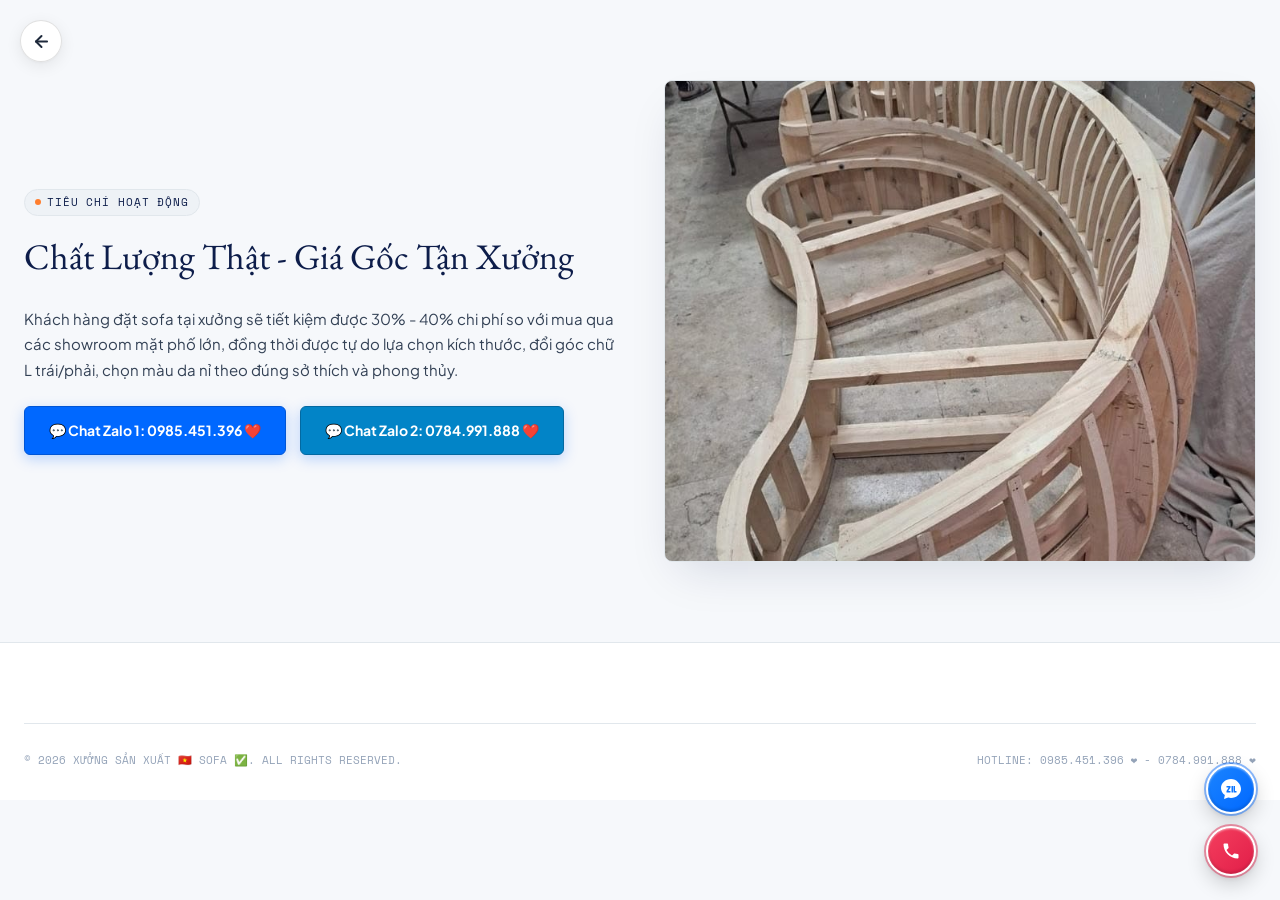
<file: about.html>
<!DOCTYPE html>
<html lang="vi">
<head>
  <meta charset="UTF-8">
  <meta name="viewport" content="width=device-width, initial-scale=1.0">
  <title>Về Xưởng | XƯỞNG SẢN XUẤT 🇻🇳 SOFA ✅ (0985.451.396 - 0784.991.888)</title>
  <meta name="description" content="Giới thiệu XƯỞNG SẢN XUẤT 🇻🇳 SOFA ✅. Chuyên may đo sofa xuất khẩu, giá tận xưởng. Hotline/Zalo: 0985.451.396 - 0784.991.888.">
  <link rel="stylesheet" href="assets/css/style.css?v=1793109019">
  <link rel="preconnect" href="https://fonts.googleapis.com">
  <link rel="preconnect" href="https://fonts.gstatic.com" crossorigin>
</head>
<body>
    <!-- Dấu Thoát Ra Ngoài Trang (Chỉ Biểu Tượng Gọn Gàng) -->
    <!-- Dấu Thoát Ra Ngoài Trang (Chỉ Biểu Tượng Gọn Gàng) -->
  <div class="page-exit-wrapper">
    <a href="index.html" class="page-exit-btn" onclick="handlePageExit(event)" title="Thoát ra ngoài">
      <svg width="19" height="19" viewBox="0 0 24 24" fill="none" stroke="currentColor" stroke-width="2.5" stroke-linecap="round" stroke-linejoin="round">
        <line x1="19" y1="12" x2="5" y2="12"></line>
        <polyline points="12 19 5 12 12 5"></polyline>
      </svg>
    </a>
  </div>

  <!-- Story Grid -->
  <section style="max-width: 1360px; margin: 80px auto; padding: 0 24px;">
    <div style="display: grid; grid-template-columns: 1fr 1fr; gap: 48px; align-items: center;">
      <div>
        <div class="label-pill" style="margin-bottom: 12px;">
          <span class="dot"></span>
          <span>TIÊU CHÍ HOẠT ĐỘNG</span>
        </div>
        <h2 style="font-family: var(--font-serif); font-size: 36px; color: var(--text-main); font-weight: 400; margin-bottom: 20px;">
          Chất Lượng Thật - Giá Gốc Tận Xưởng
        </h2>
        <p style="color: var(--text-body); font-size: 15px; line-height: 1.7; margin-bottom: 16px;">
          Khách hàng đặt sofa tại xưởng sẽ tiết kiệm được 30% - 40% chi phí so với mua qua các showroom mặt phố lớn, đồng thời được tự do lựa chọn kích thước, đổi góc chữ L trái/phải, chọn màu da nỉ theo đúng sở thích và phong thủy.
        </p>
        <div style="display: flex; gap: 14px; margin-top: 24px;">
          <a href="https://zalo.me/0985451396" target="_blank" class="btn-zalo-cta" style="padding: 12px 24px; font-size: 14px;">
            💬 Chat Zalo 1: 0985.451.396 ❤️
          </a>
          <a href="https://zalo.me/0784991888" target="_blank" class="btn-zalo-cta" style="padding: 12px 24px; font-size: 14px; background: #0284c7 !important; border-color: #0369a1 !important;">
            💬 Chat Zalo 2: 0784.991.888 ❤️
          </a>
        </div>
      </div>

      <div style="border-radius: 8px; overflow: hidden; border: 1px solid var(--border-light); box-shadow: var(--shadow-pop);">
        <img src="assets/images/khung-go-sofa-thuc-te.jpg" alt="Khung sườn sofa đóng mộc thực tế tại xưởng" style="object-fit: cover; width: 100%; max-height: 480px;">
      </div>
    </div>
  </section>

  <!-- Footer -->
  <footer class="ankar-footer">
    <div class="footer-container">
      <div class="footer-bottom-bar">
        <div>© 2026 XƯỞNG SẢN XUẤT 🇻🇳 SOFA ✅. ALL RIGHTS RESERVED.</div>
        <div>HOTLINE: 0985.451.396 ❤️ - 0784.991.888 ❤️</div>
      </div>
    </div>
  </footer>

  <!-- Floating Contact Corner (Chỉ 2 Icon Tròn Nổi 3D Tinh Gọn, Không Che Chữ) -->
  <div class="floating-contact-corner" id="floatingContactCorner">
    <a href="https://zalo.me/0985451396" target="_blank" rel="noopener noreferrer" class="floating-fab-item fab-zalo" title="Tư Vấn Zalo: 0985.451.396 ❤️">
      <div class="fab-icon-btn">
        <span class="fab-radar"></span>
        <svg width="24" height="24" viewBox="0 0 24 24" fill="currentColor">
          <path d="M12 2C6.48 2 2 6.03 2 11c0 2.87 1.5 5.43 3.84 7.03L5 22l4.24-1.41C10.15 20.84 11.06 21 12 21c5.52 0 10-4.03 10-9s-4.48-10-10-10zm-1.5 13.5h-3V14l2.16-3.5H7.5V9h4v1.5L9.34 14h2.16v1.5zm3.5 0h-1.5V9H14v6.5zm3.5 0h-3V9h1.5v5h1.5v1.5z"/>
        </svg>
      </div>
    </a>
    <a href="tel:0784991888" class="floating-fab-item fab-hotline" title="Gọi Hotline: 0784.991.888 ❤️">
      <div class="fab-icon-btn">
        <span class="fab-radar"></span>
        <svg width="20" height="20" viewBox="0 0 24 24" fill="currentColor">
          <path d="M6.62 10.79a15.053 15.053 0 006.59 6.59l2.2-2.2c.27-.27.67-.36 1.02-.24 1.12.37 2.33.57 3.57.57.55 0 1 .45 1 1V20c0 .55-.45 1-1 1-9.39 0-17-7.61-17-17 0-.55.45-1 1-1h3.5c.55 0 1 .45 1 1 0 1.25.2 2.45.57 3.57.11.35.03.74-.25 1.02l-2.2 2.2z"/>
        </svg>
      </div>
    </a>
  </div>

  <script src="assets/js/main.js?v=1793109019"></script>
</body>
</html>
</file>
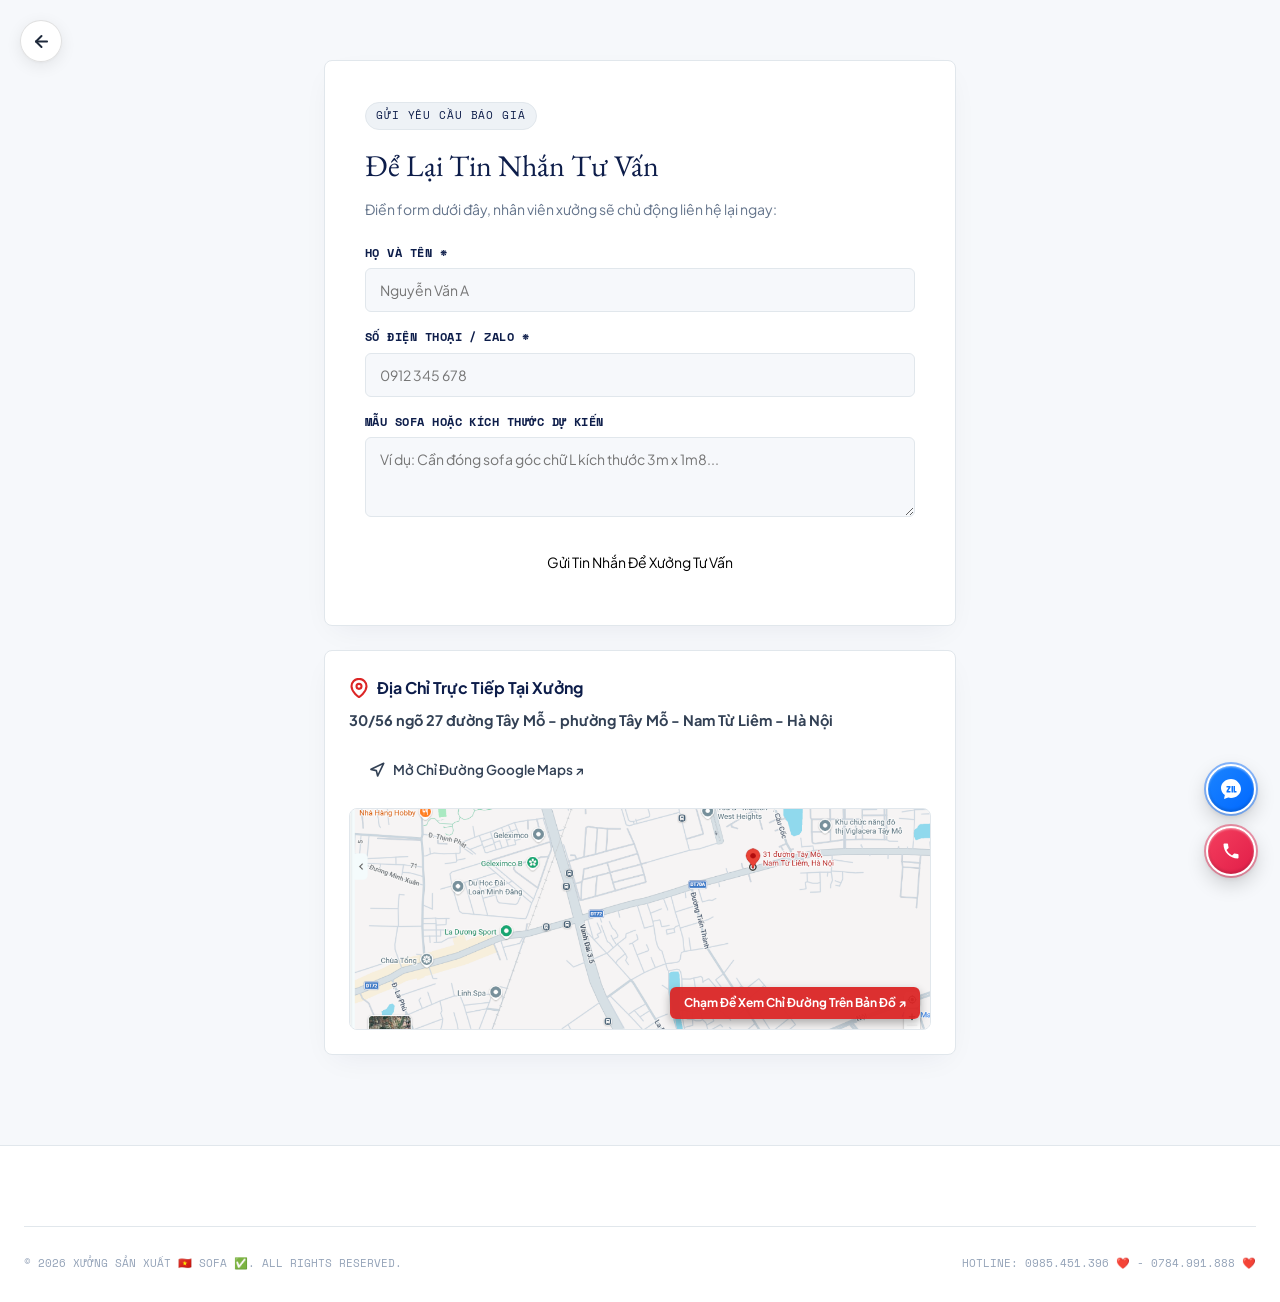
<file: contact.html>
<!DOCTYPE html>
<html lang="vi">
<head>
  <meta charset="UTF-8">
  <meta name="viewport" content="width=device-width, initial-scale=1.0">
  <title>Liên Hệ Xưởng | XƯỞNG SẢN XUẤT 🇻🇳 SOFA ✅ (0985.451.396 - 0784.991.888)</title>
  <meta name="description" content="Liên hệ XƯỞNG SẢN XUẤT 🇻🇳 SOFA ✅. Hotline/Zalo: 0985.451.396 - 0784.991.888. Tư vấn và khảo sát may đo tận nơi.">
  <link rel="stylesheet" href="assets/css/style.css?v=1793109019">
  <link rel="preconnect" href="https://fonts.googleapis.com">
  <link rel="preconnect" href="https://fonts.gstatic.com" crossorigin>
</head>
<body>
    <!-- Dấu Thoát Ra Ngoài Trang (Chỉ Biểu Tượng Gọn Gàng) -->
  <div class="page-exit-wrapper">
    <a href="index.html" class="page-exit-btn" onclick="handlePageExit(event)" title="Thoát ra ngoài">
      <svg width="19" height="19" viewBox="0 0 24 24" fill="none" stroke="currentColor" stroke-width="2.5" stroke-linecap="round" stroke-linejoin="round">
        <line x1="19" y1="12" x2="5" y2="12"></line>
        <polyline points="12 19 5 12 12 5"></polyline>
      </svg>
    </a>
  </div>

  <!-- Contact Grid -->
  <section style="max-width: 680px; margin: 60px auto 90px; padding: 0 24px;">
    <!-- Quick Message Form -->
    <div style="background: #ffffff; border: 1px solid var(--border-light); border-radius: 8px; padding: 40px; box-shadow: var(--shadow-card);">
      <div class="label-pill" style="margin-bottom: 12px;">GỬI YÊU CẦU BÁO GIÁ</div>
      <h2 style="font-family: var(--font-serif); font-size: 30px; color: var(--text-main); font-weight: 400; margin-bottom: 8px;">
        Để Lại Tin Nhắn Tư Vấn
      </h2>
      <p style="font-size: 14px; color: var(--text-muted); margin-bottom: 24px;">
        Điền form dưới đây, nhân viên xưởng sẽ chủ động liên hệ lại ngay:
      </p>

      <form id="contactPageForm" style="display: flex; flex-direction: column; gap: 16px;">
        <div class="form-group">
          <label>Họ và tên *</label>
          <input type="text" id="cpName" class="form-control" placeholder="Nguyễn Văn A" required>
        </div>
        <div class="form-group">
          <label>Số điện thoại / Zalo *</label>
          <input type="tel" id="cpPhone" class="form-control" placeholder="0912 345 678" required>
        </div>
        <div class="form-group">
          <label>Mẫu sofa hoặc kích thước dự kiến</label>
          <textarea id="cpMsg" class="form-control" rows="3" placeholder="Ví dụ: Cần đóng sofa góc chữ L kích thước 3m x 1m8..."></textarea>
        </div>
        <button type="submit" class="btn-ankar-primary" style="justify-content: center; padding: 14px; font-size: 14px; margin-top: 6px;">
          Gửi Tin Nhắn Để Xưởng Tư Vấn
        </button>
      </form>
    </div>

    <!-- Address Card with Google Maps -->
    <div style="margin-top: 24px; padding: 24px; background: #ffffff; border: 1px solid var(--border-light); border-radius: 8px; box-shadow: var(--shadow-card);">
      <h3 style="font-size: 16px; font-weight: 700; color: var(--text-main); margin-bottom: 8px; display: flex; align-items: center; gap: 8px;">
        <svg width="20" height="20" viewBox="0 0 24 24" fill="none" stroke="#dc2626" stroke-width="2.5" stroke-linecap="round" stroke-linejoin="round">
          <path d="M21 10c0 7-9 13-9 13s-9-6-9-13a9 9 0 0 1 18 0z"></path>
          <circle cx="12" cy="10" r="3"></circle>
        </svg>
        Địa Chỉ Trực Tiếp Tại Xưởng
      </h3>
      <p style="font-size: 14.5px; color: var(--text-body); margin-bottom: 16px; line-height: 1.6;">
        <strong>30/56 ngõ 27 đường Tây Mỗ - phường Tây Mỗ - Nam Từ Liêm - Hà Nội</strong>
      </p>
      <a href="https://www.google.com/maps/search/?api=1&query=30%2F56+ng%C3%B5+27+%C4%91%C6%B0%E1%BB%9Dng+T%C3%A2y+M%E1%BB%97%2C+T%C3%A2y+M%E1%BB%97%2C+Nam+T%E1%BB%AB+Li%C3%AAm%2C+H%C3%A0+N%E1%BB%99i" target="_blank" rel="noopener noreferrer" class="btn-ankar-secondary" style="display: inline-flex; align-items: center; gap: 8px; padding: 11px 20px; font-size: 13.5px; font-weight: 600; text-decoration: none; border-radius: 6px;">
        <svg width="16" height="16" viewBox="0 0 24 24" fill="none" stroke="currentColor" stroke-width="2.5" stroke-linecap="round" stroke-linejoin="round">
          <polygon points="3 11 22 2 13 21 11 13 3 11"></polygon>
        </svg>
        Mở Chỉ Đường Google Maps ↗
      </a>
      <div style="margin-top: 16px; border-radius: 8px; overflow: hidden; border: 1px solid var(--border-light); position: relative;">
        <a href="https://www.google.com/maps/search/?api=1&query=30%2F56+ng%C3%B5+27+%C4%91%C6%B0%E1%BB%9Dng+T%C3%A2y+M%E1%BB%97%2C+T%C3%A2y+M%E1%BB%97%2C+Nam+T%E1%BB%AB+Li%C3%AAm%2C+H%C3%A0+N%E1%BB%99i" target="_blank" rel="noopener noreferrer" style="display: block; position: relative;" title="Bấm vào để mở Google Maps">
          <img src="assets/images/google-maps-tay-mo.png" alt="Bản đồ xưởng Tây Mỗ" style="width: 100%; height: 220px; object-fit: cover; display: block;">
          <div style="position: absolute; bottom: 10px; right: 10px; background: rgba(220, 38, 38, 0.95); color: #fff; padding: 6px 14px; border-radius: 6px; font-size: 12px; font-weight: 700; display: flex; align-items: center; gap: 6px; box-shadow: 0 4px 10px rgba(0,0,0,0.3);">
            Chạm Để Xem Chỉ Đường Trên Bản Đồ ↗
          </div>
        </a>
      </div>
    </div>
  </section>

  <!-- Footer -->
  <footer class="ankar-footer">
    <div class="footer-container">
      <div class="footer-bottom-bar">
        <div>© 2026 XƯỞNG SẢN XUẤT 🇻🇳 SOFA ✅. ALL RIGHTS RESERVED.</div>
        <div>HOTLINE: 0985.451.396 ❤️ - 0784.991.888 ❤️</div>
      </div>
    </div>
  </footer>

  <!-- Floating Contact Corner (Chỉ 2 Icon Tròn Nổi 3D Tinh Gọn, Không Che Chữ) -->
  <div class="floating-contact-corner" id="floatingContactCorner">
    <a href="https://zalo.me/0985451396" target="_blank" rel="noopener noreferrer" class="floating-fab-item fab-zalo" title="Tư Vấn Zalo: 0985.451.396 ❤️">
      <div class="fab-icon-btn">
        <span class="fab-radar"></span>
        <svg width="24" height="24" viewBox="0 0 24 24" fill="currentColor">
          <path d="M12 2C6.48 2 2 6.03 2 11c0 2.87 1.5 5.43 3.84 7.03L5 22l4.24-1.41C10.15 20.84 11.06 21 12 21c5.52 0 10-4.03 10-9s-4.48-10-10-10zm-1.5 13.5h-3V14l2.16-3.5H7.5V9h4v1.5L9.34 14h2.16v1.5zm3.5 0h-1.5V9H14v6.5zm3.5 0h-3V9h1.5v5h1.5v1.5z"/>
        </svg>
      </div>
    </a>
    <a href="tel:0784991888" class="floating-fab-item fab-hotline" title="Gọi Hotline: 0784.991.888 ❤️">
      <div class="fab-icon-btn">
        <span class="fab-radar"></span>
        <svg width="20" height="20" viewBox="0 0 24 24" fill="currentColor">
          <path d="M6.62 10.79a15.053 15.053 0 006.59 6.59l2.2-2.2c.27-.27.67-.36 1.02-.24 1.12.37 2.33.57 3.57.57.55 0 1 .45 1 1V20c0 .55-.45 1-1 1-9.39 0-17-7.61-17-17 0-.55.45-1 1-1h3.5c.55 0 1 .45 1 1 0 1.25.2 2.45.57 3.57.11.35.03.74-.25 1.02l-2.2 2.2z"/>
        </svg>
      </div>
    </a>
  </div>

  <div class="ankar-toast" id="ankarToast">Thông báo</div>

  <script>
    document.getElementById("contactPageForm").addEventListener("submit", function(e) {
      e.preventDefault();
      const name = document.getElementById("cpName").value;
      const phone = document.getElementById("cpPhone").value;
      const toast = document.getElementById("ankarToast");
      toast.innerText = `Cảm ơn ${name}! Xưởng sẽ liên hệ lại qua SĐT/Zalo ${phone} trong 10 phút.`;
      toast.classList.add("show");
      setTimeout(() => toast.classList.remove("show"), 4000);
      this.reset();
    });
  </script>
  <script src="assets/js/main.js?v=1793109019"></script>
</body>
</html>
</file>
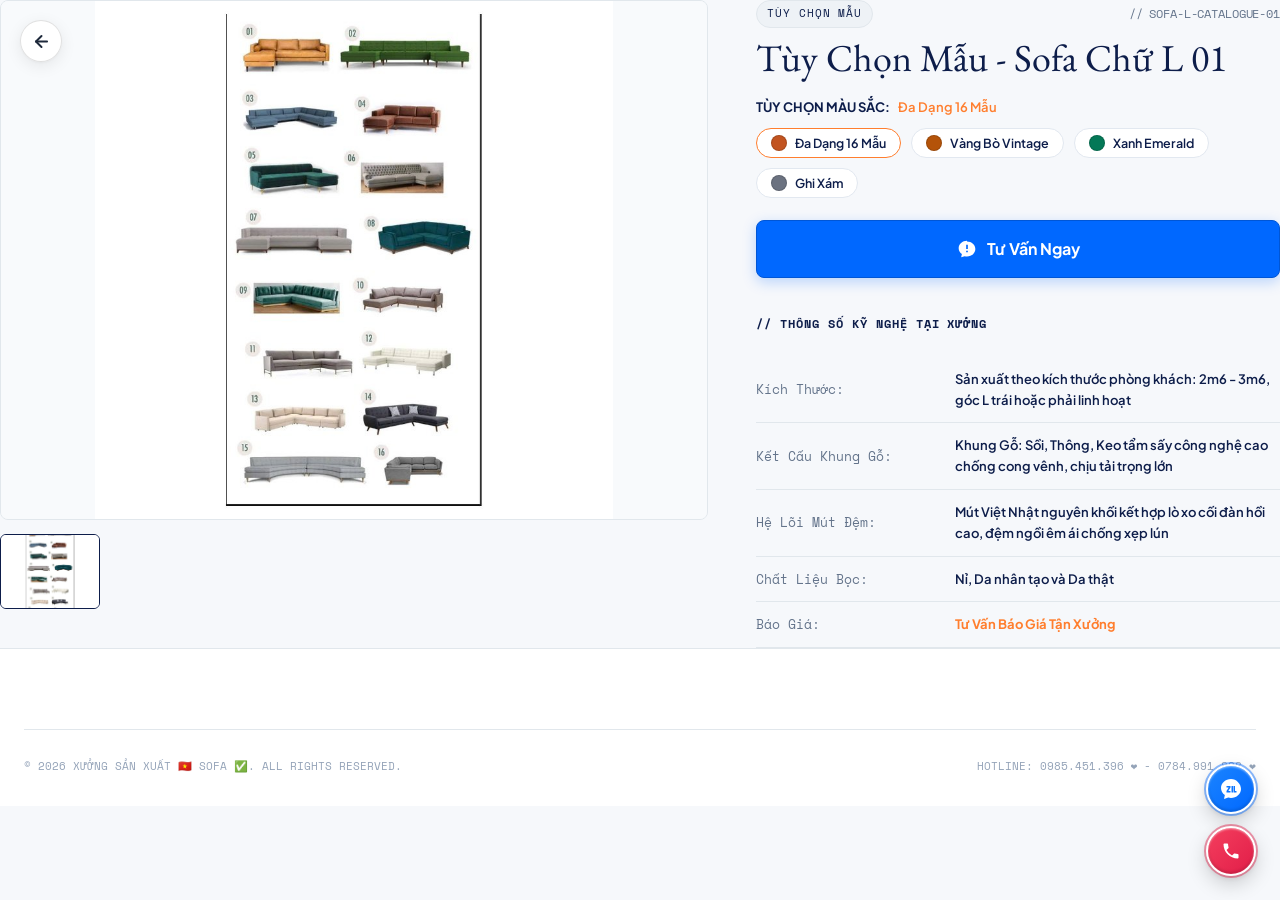
<file: product-detail.html>
<!DOCTYPE html>
<html lang="vi">
<head>
  <meta charset="UTF-8">
  <meta name="viewport" content="width=device-width, initial-scale=1.0">
  <title>Chi Tiết Mẫu Sofa | XƯỞNG SẢN XUẤT 🇻🇳 SOFA ✅</title>
  <meta name="description" content="Chi tiết kết cấu, vật liệu, thông số kích thước và tư vấn trực tiếp qua Zalo tại XƯỞNG SẢN XUẤT 🇻🇳 SOFA ✅. Hotline: 0985.451.396 - 0784.991.888.">
  <link rel="stylesheet" href="assets/css/style.css?v=1793109019">
  <link rel="preconnect" href="https://fonts.googleapis.com">
  <link rel="preconnect" href="https://fonts.gstatic.com" crossorigin>
  <style>
    .pdetail-layout {
      max-width: 1360px;
      margin: 0 auto;
      padding: 40px 24px 80px;
    }
    .pdetail-breadcrumbs {
      font-family: var(--font-mono);
      font-size: 11px;
      color: var(--text-light);
      margin-bottom: 24px;
      display: flex;
      align-items: center;
      gap: 8px;
    }
    .pdetail-breadcrumbs a:hover {
      color: var(--text-main);
    }
    .pdetail-grid {
      display: grid;
      grid-template-columns: 1.15fr 0.85fr;
      gap: 48px;
      align-items: start;
    }
    .pdetail-gallery-main {
      width: 100%;
      height: 520px;
      border-radius: 8px;
      border: 1px solid var(--border-light);
      overflow: hidden;
      background: #f8fafc;
      display: flex;
      align-items: center;
      justify-content: center;
      position: relative;
      user-select: none;
    }
    .pdetail-nav-arrow {
      position: absolute;
      top: 50%;
      transform: translateY(-50%);
      width: 40px;
      height: 40px;
      border-radius: 50%;
      background: rgba(255, 255, 255, 0.92);
      border: 1px solid var(--border-light);
      color: var(--text-main);
      display: flex;
      align-items: center;
      justify-content: center;
      cursor: pointer;
      z-index: 10;
      box-shadow: 0 4px 14px rgba(0, 0, 0, 0.12);
      transition: all 0.2s ease;
      font-size: 16px;
    }
    .pdetail-nav-arrow:hover {
      background: #ffffff;
      transform: translateY(-50%) scale(1.08);
    }
    .pdetail-nav-arrow.prev { left: 14px; }
    .pdetail-nav-arrow.next { right: 14px; }
    .pdetail-gallery-badge {
      position: absolute;
      bottom: 14px;
      right: 14px;
      background: rgba(15, 23, 42, 0.72);
      color: #ffffff;
      font-family: var(--font-mono);
      font-size: 11px;
      font-weight: 700;
      padding: 4px 10px;
      border-radius: 20px;
      pointer-events: none;
      backdrop-filter: blur(4px);
    }
    .pdetail-gallery-main img {
      width: 100%;
      height: 100%;
      object-fit: contain; background: #f8fafc;
      transition: transform 0.5s ease;
    }
    .pdetail-gallery-thumbs {
      display: flex;
      gap: 12px;
      margin-top: 16px;
    }
    .pdetail-thumb {
      width: 100px;
      height: 75px;
      border-radius: 6px;
      border: 1px solid var(--border-light);
      overflow: hidden;
      cursor: pointer;
      opacity: 0.7;
      transition: all 0.2s ease;
    }
    .pdetail-thumb.active, .pdetail-thumb:hover {
      opacity: 1;
      border-color: var(--border-active);
      transform: translateY(-2px);
    }
    .pdetail-thumb img {
      width: 100%;
      height: 100%;
      object-fit: cover;
    }
    .specs-table {
      width: 100%;
      border-collapse: collapse;
      margin-top: 24px;
      font-size: 13px;
    }
    .specs-table tr {
      border-bottom: 1px solid var(--border-light);
    }
    .specs-table th {
      text-align: left;
      padding: 12px 0;
      color: var(--text-muted);
      font-family: var(--font-mono);
      font-weight: 500;
      width: 38%;
    }
    .specs-table td {
      padding: 12px 0;
      color: var(--text-main);
      font-weight: 600;
    }
    .option-group-title {
      font-family: var(--font-mono);
      font-size: 11.5px;
      text-transform: uppercase;
      letter-spacing: 0.05em;
      color: var(--text-muted);
      margin: 20px 0 10px;
    }
    .dimension-pills {
      display: flex;
      gap: 10px;
      flex-wrap: wrap;
    }
    .dim-pill {
      padding: 8px 14px;
      border-radius: 6px;
      border: 1px solid var(--border-light);
      background: var(--bg-card);
      font-size: 13px;
      cursor: pointer;
      transition: all 0.2s ease;
    }
    .dim-pill.active {
      border-color: var(--border-active);
      background: var(--bg-muted);
      font-weight: 700;
      color: var(--text-main);
    }
    .swatch-picker {
      display: flex;
      align-items: center;
      gap: 12px;
    }
    .swatch-pick-item {
      width: 30px;
      height: 30px;
      border-radius: 50%;
      cursor: pointer;
      border: 2px solid #fff;
      box-shadow: 0 0 0 1px rgba(0,0,0,0.2);
      transition: transform 0.2s ease;
    }
    .swatch-pick-item.active {
      transform: scale(1.15);
      box-shadow: 0 0 0 2px var(--border-active);
    }

    @media (max-width: 1024px) {
      .pdetail-grid {
        grid-template-columns: 1fr;
      }
      .pdetail-gallery-main {
        height: 360px;
      }
    }
    @media (max-width: 768px) {
      .pdetail-layout {
        padding: 24px 14px 60px;
      }
      .pdetail-breadcrumbs {
        font-size: 11px;
        margin-bottom: 16px;
        flex-wrap: wrap;
      }
      .pdetail-grid {
        grid-template-columns: 1fr;
        gap: 20px;
      }
      .pdetail-gallery-main {
        height: 240px;
      }
      #detailTitle {
        font-size: 23px !important;
        line-height: 1.25 !important;
        margin-bottom: 16px !important;
      }
      .specs-table th, .specs-table td {
        padding: 9px 8px;
        font-size: 12.5px;
      }
      .specs-table th {
        width: 115px;
      }
    }
  </style>
</head>
<body>
    <!-- Dấu Thoát Ra Ngoài Trang & Thanh Điều Hướng Nhỏ Gọn -->
  <div class="page-exit-wrapper" style="display: flex; align-items: center; margin-bottom: 24px;">
    <a href="index.html" class="page-exit-btn" onclick="handlePageExit(event)" title="Thoát ra ngoài">
      <svg width="19" height="19" viewBox="0 0 24 24" fill="none" stroke="currentColor" stroke-width="2.5" stroke-linecap="round" stroke-linejoin="round">
        <line x1="19" y1="12" x2="5" y2="12"></line>
        <polyline points="12 19 5 12 12 5"></polyline>
      </svg>
    </a>

  </div>

    <div class="pdetail-grid">
      <!-- Gallery Column -->
      <div>
        <div class="pdetail-gallery-main" id="pdetailGalleryMain">
          <button type="button" class="pdetail-nav-arrow prev" id="detailPrevArrow" aria-label="Ảnh trước">&#10094;</button>
          <img id="detailHeroImage" src="" alt="Sofa View" style="cursor: pointer;" title="Bấm hoặc vuốt để xem màu khác">
          <button type="button" class="pdetail-nav-arrow next" id="detailNextArrow" aria-label="Ảnh sau">&#10095;</button>
          <div class="pdetail-gallery-badge" id="galleryIndexBadge">1 / 1</div>
        </div>
        <div class="pdetail-gallery-thumbs" id="detailGalleryThumbs"></div>

              </div>

      <!-- Info Column -->
      <div>
        <div style="display: flex; justify-content: space-between; align-items: center; margin-bottom: 8px;">
          <span class="label-pill" id="detailBadge">TẬN XƯỞNG</span>
          <span class="font-mono" id="detailCode" style="font-size: 12px; color: var(--text-muted);">// SOFA</span>
        </div>

        <h1 id="detailTitle" style="font-family: var(--font-serif); font-size: 38px; color: var(--text-main); font-weight: 400; line-height: 1.15; margin-bottom: 18px;">
          Sofa May Đo Cao Cấp
        </h1>

        <!-- Tùy Chọn Màu Sắc Trực Tiếp (bấm để xem đổi màu) -->
        <div id="detailColorsWrapper" style="display: none; margin-bottom: 22px;">
          <div style="font-size: 13px; font-weight: 700; color: var(--text-main); margin-bottom: 10px; display: flex; align-items: center; gap: 8px;">
            <span>TÙY CHỌN MÀU SẮC:</span>
            <span id="currentColorName" style="color: var(--accent-orange); font-weight: 600;"></span>
          </div>
          <div id="detailColorsList" style="display: flex; gap: 10px; flex-wrap: wrap;"></div>
        </div>

                <!-- Nút Tư Vấn Ngay kết nối Zalo -->
        <div style="margin-bottom: 26px;">
          <a id="zaloPrimaryBtn" href="https://zalo.me/0985451396" target="_blank" rel="noopener noreferrer" class="btn-zalo-cta" style="width: 100%; padding: 15px 24px; font-size: 16px; font-weight: 700; text-align: center; display: flex; align-items: center; justify-content: center; gap: 10px; border-radius: 8px; box-shadow: 0 4px 14px rgba(0, 104, 255, 0.25);">
            <svg width="20" height="20" viewBox="0 0 24 24" fill="currentColor">
              <path d="M12 2C6.48 2 2 6.03 2 11c0 2.87 1.5 5.43 3.86 7.03L5 22l4.31-1.44C10.15 20.81 11.06 21 12 21c5.52 0 10-4.03 10-9s-4.48-9-10-9zm1 14h-2v-2h2v2zm0-4h-2V7h2v5z"/>
            </svg>
            Tư Vấn Ngay
          </a>
        </div>

        <!-- Technical Specs Table -->
        <div style="margin-top: 36px;">
          <h4 style="font-family: var(--font-mono); font-size: 12px; color: var(--text-main); letter-spacing: 0.08em; text-transform: uppercase;">
            // THÔNG SỐ KỸ NGHỆ TẠI XƯỞNG
          </h4>
          <table class="specs-table">
            <tr>
              <th>Kích Thước:</th>
              <td id="tableDimensions">May đo theo yêu cầu</td>
            </tr>
            <tr>
              <th>Kết Cấu Khung Gỗ:</th>
              <td id="tableFrame">Gỗ: Sồi, Thông, Keo sấy khô, ke góc thép gia cường</td>
            </tr>
            <tr>
              <th>Hệ Lõi Mút Đệm:</th>
              <td id="tableCushion">Mút Việt Nam hoặc Việt Nhật (Tùy chọn có lò xo hoặc không lò xo)</td>
            </tr>
            <tr>
              <th>Chất Liệu Bọc:</th>
              <td id="tableMaterial">Nỉ, Da nhân tạo và Da thật</td>
            </tr>
            <tr>
              <th>Báo Giá:</th>
              <td style="color: var(--accent-orange); font-weight: bold;">Tư Vấn Báo Giá Tận Xưởng</td>
            </tr>
          </table>
        </div>
      </div>
    </div>
  </main>

  <!-- Footer -->
  <footer class="ankar-footer">
    <div class="footer-container">
      <div class="footer-bottom-bar">
        <div>© 2026 XƯỞNG SẢN XUẤT 🇻🇳 SOFA ✅. ALL RIGHTS RESERVED.</div>
        <div>HOTLINE: 0985.451.396 ❤️ - 0784.991.888 ❤️</div>
      </div>
    </div>
  </footer>

  <!-- Floating Contact Corner (Chỉ 2 Icon Tròn Nổi 3D Tinh Gọn, Không Che Chữ) -->
  <div class="floating-contact-corner" id="floatingContactCorner">
    <a href="https://zalo.me/0985451396" target="_blank" rel="noopener noreferrer" class="floating-fab-item fab-zalo" title="Tư Vấn Zalo: 0985.451.396 ❤️">
      <div class="fab-icon-btn">
        <span class="fab-radar"></span>
        <svg width="24" height="24" viewBox="0 0 24 24" fill="currentColor">
          <path d="M12 2C6.48 2 2 6.03 2 11c0 2.87 1.5 5.43 3.84 7.03L5 22l4.24-1.41C10.15 20.84 11.06 21 12 21c5.52 0 10-4.03 10-9s-4.48-10-10-10zm-1.5 13.5h-3V14l2.16-3.5H7.5V9h4v1.5L9.34 14h2.16v1.5zm3.5 0h-1.5V9H14v6.5zm3.5 0h-3V9h1.5v5h1.5v1.5z"/>
        </svg>
      </div>
    </a>
    <a href="tel:0784991888" class="floating-fab-item fab-hotline" title="Gọi Hotline: 0784.991.888 ❤️">
      <div class="fab-icon-btn">
        <span class="fab-radar"></span>
        <svg width="20" height="20" viewBox="0 0 24 24" fill="currentColor">
          <path d="M6.62 10.79a15.053 15.053 0 006.59 6.59l2.2-2.2c.27-.27.67-.36 1.02-.24 1.12.37 2.33.57 3.57.57.55 0 1 .45 1 1V20c0 .55-.45 1-1 1-9.39 0-17-7.61-17-17 0-.55.45-1 1-1h3.5c.55 0 1 .45 1 1 0 1.25.2 2.45.57 3.57.11.35.03.74-.25 1.02l-2.2 2.2z"/>
        </svg>
      </div>
    </a>
  </div>

  <div class="ankar-toast" id="ankarToast">Thông báo</div>

  <script src="assets/js/data.js"></script>
  <script>
    let currentProduct = null;
    let currentGallery = [];
    let currentGalleryIndex = 0;

    function handlePageExit(e) {
      if (e && e.preventDefault) e.preventDefault();
      if (currentProduct && currentProduct.category) {
        window.location.href = "index.html#" + currentProduct.category;
      } else {
        window.location.href = "index.html";
      }
    }

    function updateDetailHero(idx) {
      if (!currentGallery.length) return;
      currentGalleryIndex = (idx + currentGallery.length) % currentGallery.length;
      const hero = document.getElementById("detailHeroImage");
      if (hero) {
        hero.style.opacity = "0.5";
        setTimeout(() => {
          hero.src = currentGallery[currentGalleryIndex];
          hero.style.opacity = "1";
        }, 80);
      }
      document.querySelectorAll(".pdetail-thumb").forEach((t, i) => {
        if (i === currentGalleryIndex) t.classList.add("active");
        else t.classList.remove("active");
      });
      const badge = document.getElementById("galleryIndexBadge");
      if (badge) badge.innerText = `${currentGalleryIndex + 1} / ${currentGallery.length}`;

      // Đồng bộ chip màu tương ứng nếu có
      if (currentProduct && currentProduct.colors) {
        let matchIdx = currentGalleryIndex;
        if (currentProduct.colors[matchIdx]) {
          const currentColorName = document.getElementById("currentColorName");
          if (currentColorName) currentColorName.innerText = currentProduct.colors[matchIdx].name;
          document.querySelectorAll(".color-chip-btn").forEach((btn, i) => {
            if (i === matchIdx) {
              btn.style.borderColor = "var(--accent-orange)";
              btn.style.boxShadow = "0 0 0 2px rgba(194,84,32,0.2)";
            } else {
              btn.style.borderColor = "#e2e8f0";
              btn.style.boxShadow = "none";
            }
          });
        }
      }
    }

    function selectDetailColor(colorIdx) {
      if (!currentProduct || !currentProduct.colors || !currentProduct.colors[colorIdx]) return;
      const c = currentProduct.colors[colorIdx];
      const currentColorName = document.getElementById("currentColorName");
      if (currentColorName) currentColorName.innerText = c.name;

      document.querySelectorAll(".color-chip-btn").forEach((btn, i) => {
        if (i === colorIdx) {
          btn.style.borderColor = "var(--accent-orange)";
          btn.style.boxShadow = "0 0 0 2px rgba(194,84,32,0.2)";
        } else {
          btn.style.borderColor = "#e2e8f0";
          btn.style.boxShadow = "none";
        }
      });

      if (currentGallery[colorIdx]) {
        updateDetailHero(colorIdx);
      }
    }

    function changeDetailImage(el, src) {
      const idx = currentGallery.indexOf(src);
      if (idx !== -1) updateDetailHero(idx);
      else {
        const hero = document.getElementById("detailHeroImage");
        if (hero) hero.src = src;
        document.querySelectorAll(".pdetail-thumb").forEach(t => t.classList.remove("active"));
        if (el) el.classList.add("active");
      }
    }

    document.addEventListener("DOMContentLoaded", function() {
      try {
        const urlParams = new URLSearchParams(window.location.search);
        const prodId = urlParams.get('id');

        if (typeof SOFA_DATABASE === "undefined" || !SOFA_DATABASE.length) {
          console.error("SOFA_DATABASE is not loaded.");
          return;
        }

        currentProduct = SOFA_DATABASE.find(p => p.id === prodId) || SOFA_DATABASE[0];
        if (!currentProduct) return;

        document.title = `${currentProduct.name} | XƯỞNG SẢN XUẤT 🇻🇳 SOFA ✅`;

        const titleEl = document.getElementById("detailTitle");
        if (titleEl) titleEl.innerText = currentProduct.name;

        const codeEl = document.getElementById("detailCode");
        if (codeEl) codeEl.innerText = `// ${currentProduct.code}`;

        const badgeEl = document.getElementById("detailBadge");
        if (badgeEl) badgeEl.innerText = currentProduct.badge;

        currentGallery = (currentProduct.gallery && currentProduct.gallery.length) ? currentProduct.gallery : [currentProduct.image];
        currentGalleryIndex = 0;

        const heroImg = document.getElementById("detailHeroImage");
        if (heroImg) {
          heroImg.src = currentGallery[0];
          heroImg.alt = currentProduct.name;
        }

        const dimEl = document.getElementById("tableDimensions");
        if (dimEl) dimEl.innerText = currentProduct.dimensions;

        const frameEl = document.getElementById("tableFrame");
        if (frameEl) frameEl.innerText = currentProduct.frame;

        const cushionEl = document.getElementById("tableCushion");
        if (cushionEl) cushionEl.innerText = currentProduct.cushion;

        const matEl = document.getElementById("tableMaterial");
        if (matEl) matEl.innerText = currentProduct.material;

        const zaloBtn = document.getElementById("zaloPrimaryBtn");
        if (zaloBtn) {
          zaloBtn.href = "https://zalo.me/0985451396";
          zaloBtn.title = `Tư Vấn Zalo: ${currentProduct.name}`;
        }

        // Hiển thị bộ chọn màu sắc tương tác
        const colorsWrapper = document.getElementById("detailColorsWrapper");
        const colorsList = document.getElementById("detailColorsList");
        const currentColorName = document.getElementById("currentColorName");

        if (currentProduct.colors && currentProduct.colors.length > 0) {
          if (colorsWrapper) colorsWrapper.style.display = "block";
          if (currentColorName) currentColorName.innerText = currentProduct.colors[0].name;
          if (colorsList) {
            colorsList.innerHTML = currentProduct.colors.map((c, i) => `
              <button type="button" class="color-chip-btn ${i === 0 ? 'active' : ''}" 
                data-idx="${i}" 
                onclick="selectDetailColor(${i})" 
                style="display: flex; align-items: center; gap: 8px; padding: 6px 14px; border: 1.5px solid ${i === 0 ? 'var(--accent-orange)' : '#e2e8f0'}; border-radius: 30px; background: #fff; cursor: pointer; transition: all 0.2s;"
                title="Chọn màu: ${c.name}">
                <span style="width: 16px; height: 16px; border-radius: 50%; background: ${c.hex}; border: 1px solid rgba(0,0,0,0.15); display: inline-block;"></span>
                <span style="font-size: 12.5px; font-weight: 600; color: var(--text-main);">${c.name}</span>
              </button>
            `).join("");
          }
        } else {
          if (colorsWrapper) colorsWrapper.style.display = "none";
        }

        const thumbsContainer = document.getElementById("detailGalleryThumbs");
        const prevArrow = document.getElementById("detailPrevArrow");
        const nextArrow = document.getElementById("detailNextArrow");
        const indexBadge = document.getElementById("galleryIndexBadge");

        if (currentGallery.length > 1) {
          if (prevArrow) prevArrow.style.display = "flex";
          if (nextArrow) nextArrow.style.display = "flex";
          if (indexBadge) {
            indexBadge.style.display = "block";
            indexBadge.innerText = `1 / ${currentGallery.length}`;
          }
        } else {
          if (prevArrow) prevArrow.style.display = "none";
          if (nextArrow) nextArrow.style.display = "none";
          if (indexBadge) indexBadge.style.display = "none";
        }

        if (thumbsContainer) {
          thumbsContainer.innerHTML = currentGallery.map((imgUrl, idx) => `
            <div class="pdetail-thumb ${idx === 0 ? 'active' : ''}" onclick="changeDetailImage(this, '${imgUrl}')">
              <img src="${imgUrl}" alt="${currentProduct.name}">
            </div>
          `).join("");
        }

        // Swipe & Navigation Events
        const galleryMain = document.getElementById("pdetailGalleryMain");
        if (galleryMain) {
          let touchStartX = 0;
          let touchEndX = 0;
          galleryMain.addEventListener("touchstart", e => {
            touchStartX = e.changedTouches[0].screenX;
          }, { passive: true });
          galleryMain.addEventListener("touchend", e => {
            touchEndX = e.changedTouches[0].screenX;
            const diff = touchStartX - touchEndX;
            if (Math.abs(diff) > 40) {
              if (diff > 0) updateDetailHero(currentGalleryIndex + 1);
              else updateDetailHero(currentGalleryIndex - 1);
            }
          }, { passive: true });

          if (heroImg) {
            heroImg.addEventListener("click", () => {
              if (currentGallery.length > 1) {
                updateDetailHero(currentGalleryIndex + 1);
              }
            });
          }
        }

        if (prevArrow) {
          prevArrow.addEventListener("click", e => {
            e.stopPropagation();
            updateDetailHero(currentGalleryIndex - 1);
          });
        }
        if (nextArrow) {
          nextArrow.addEventListener("click", e => {
            e.stopPropagation();
            updateDetailHero(currentGalleryIndex + 1);
          });
        }
      } catch (err) {
        console.error("Error loading product detail:", err);
      }
    });
  </script>
</body>
</html>
</file>
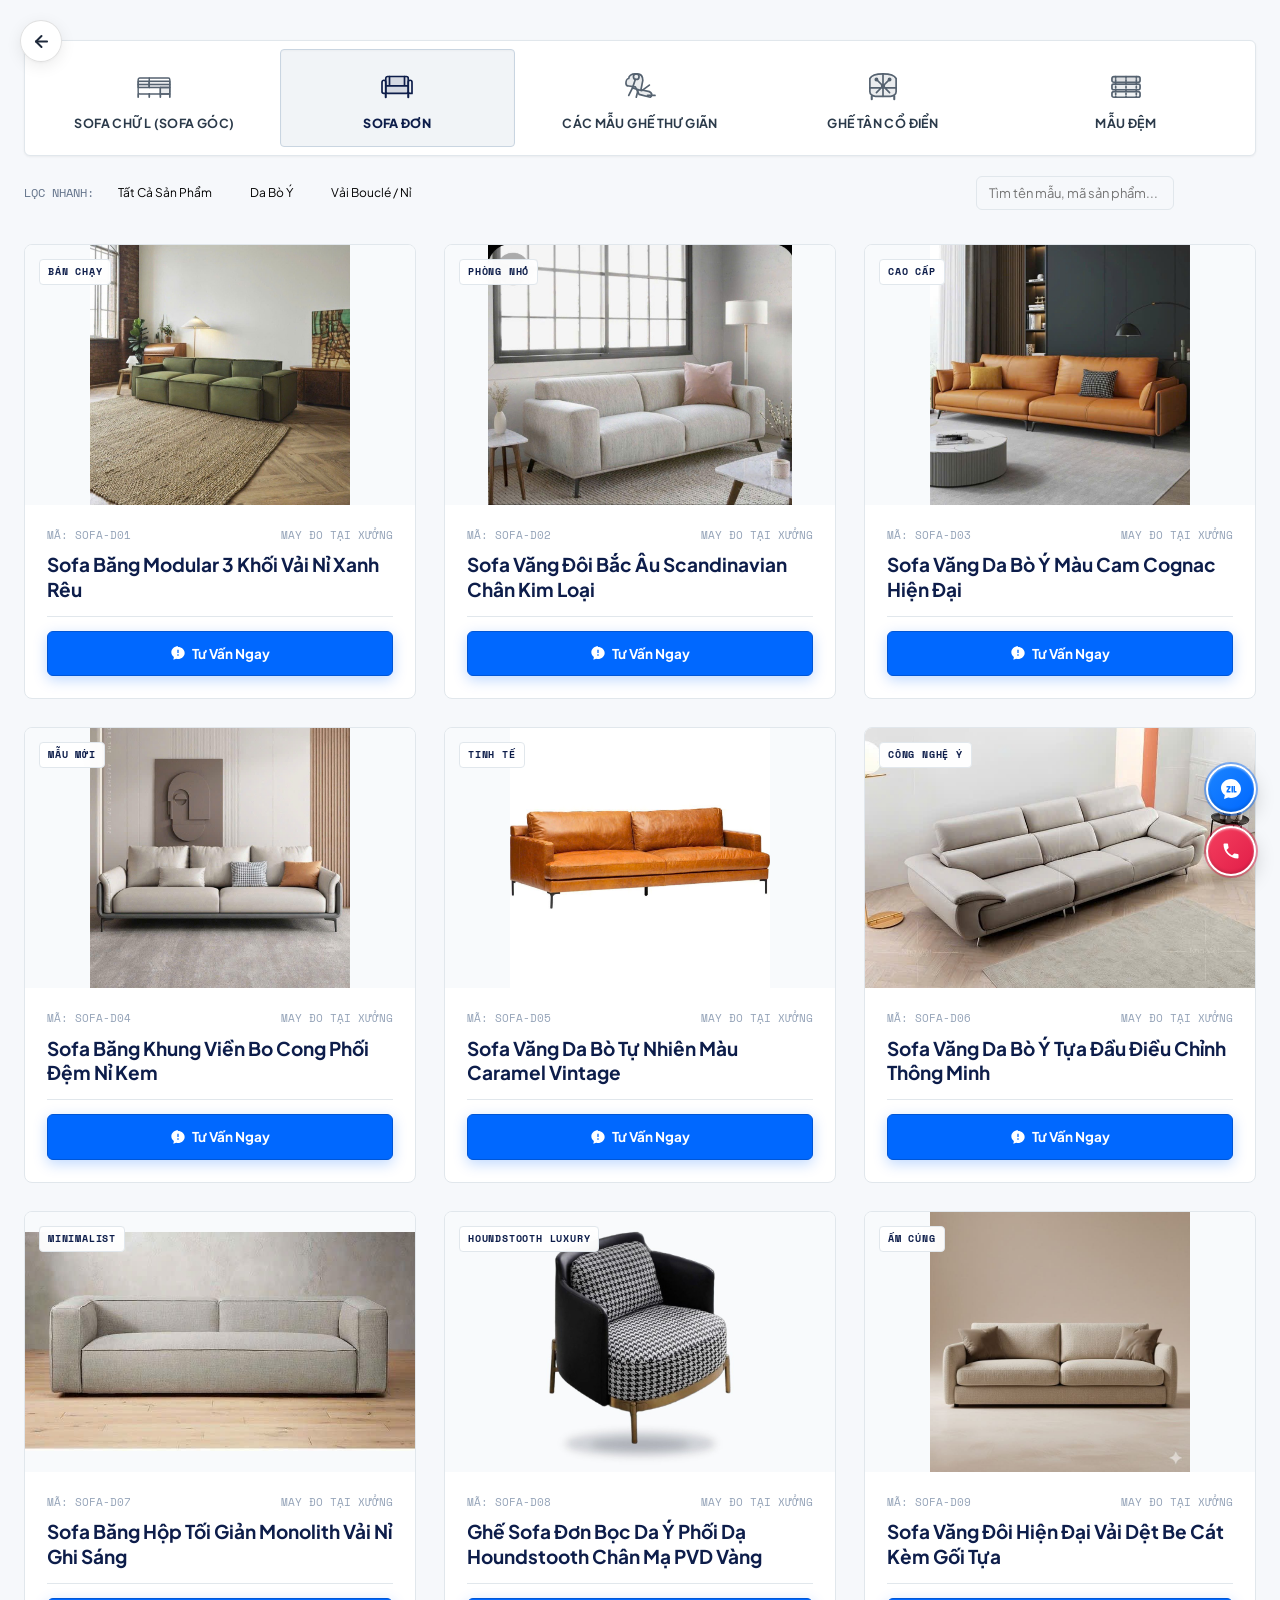
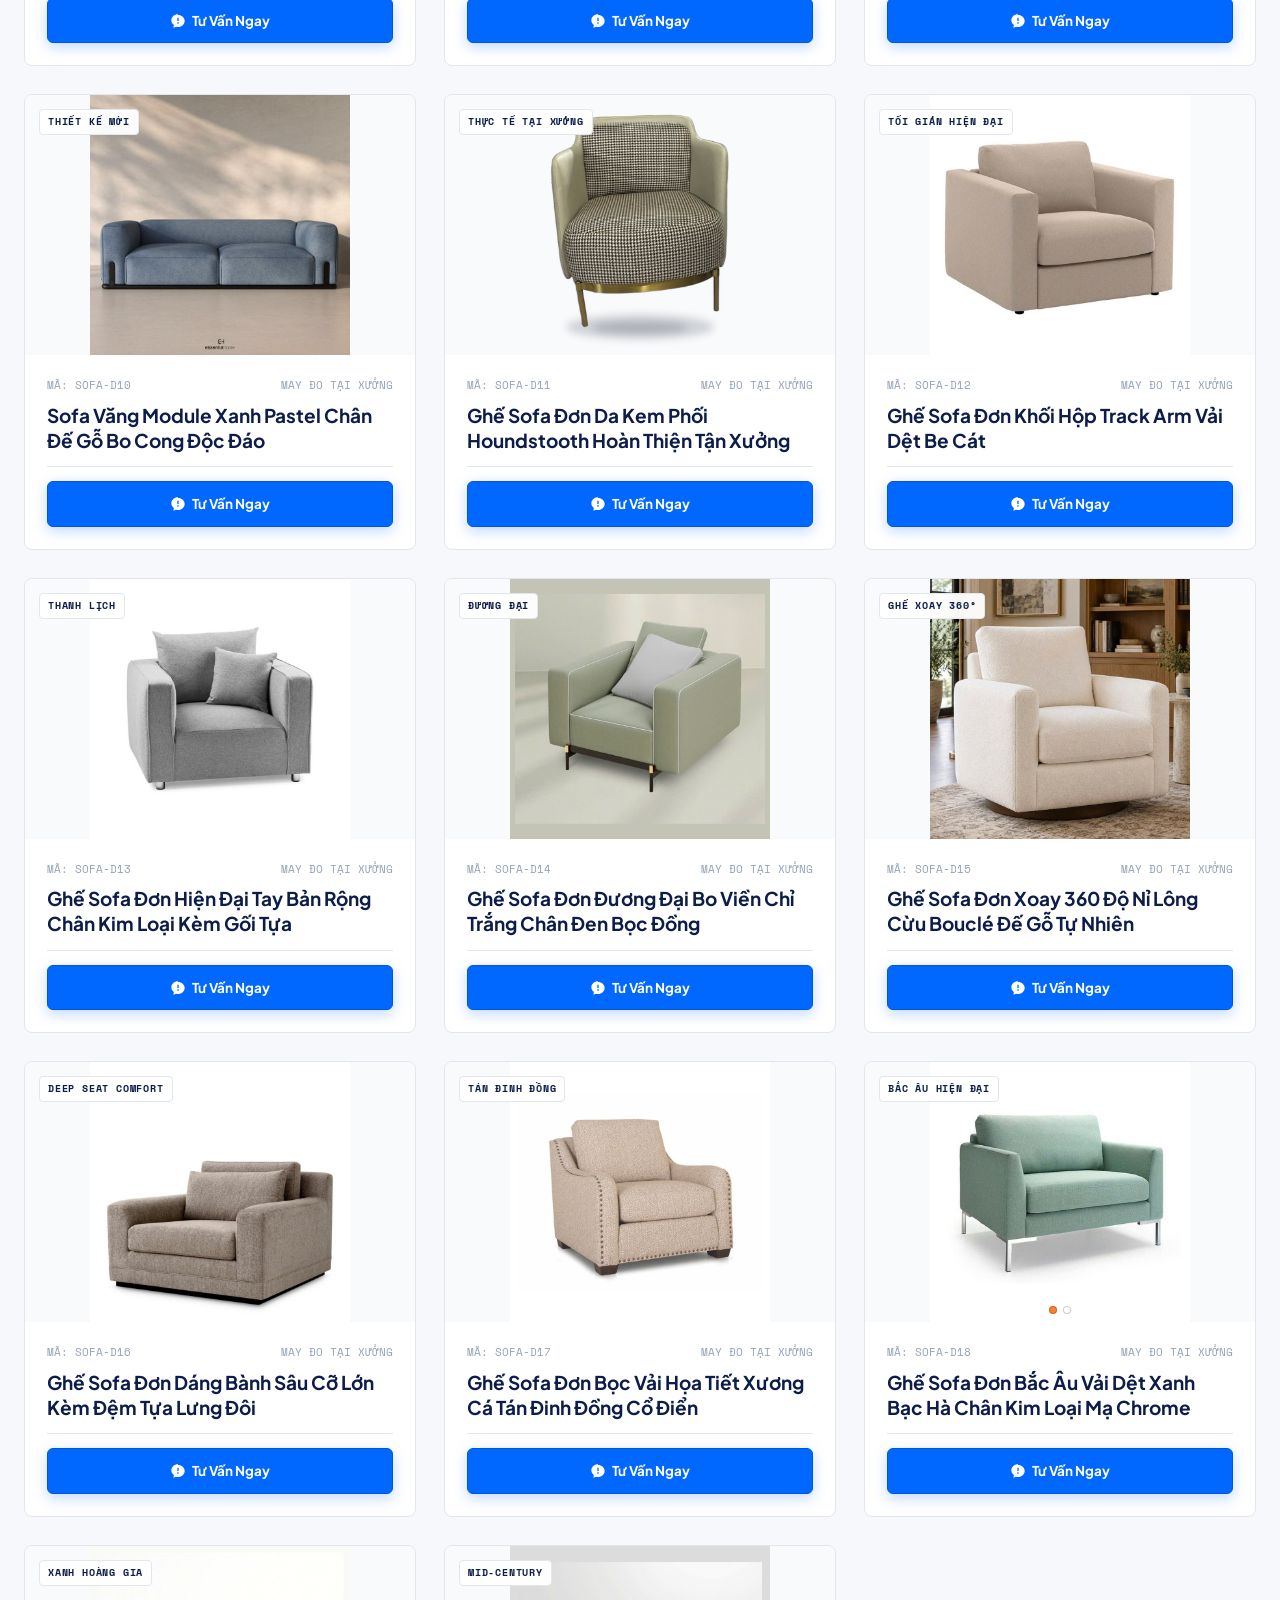
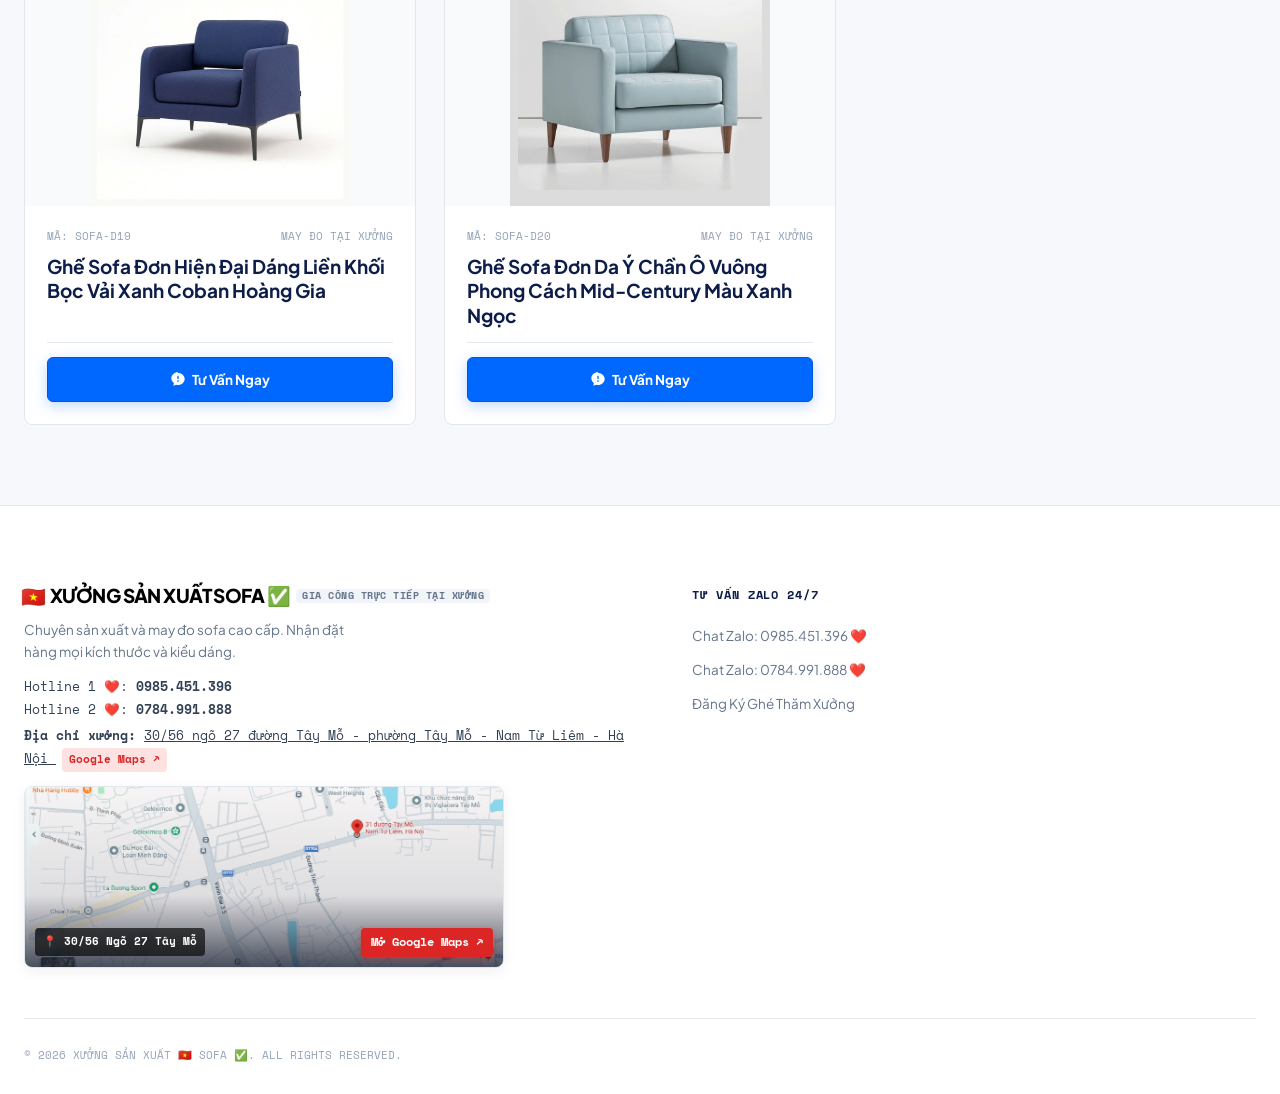
<file: products.html>
<!DOCTYPE html>
<html lang="vi">
<head>
  <meta charset="UTF-8">
  <meta name="viewport" content="width=device-width, initial-scale=1.0">
  <title>Bộ Sưu Tập Sofa | XƯỞNG SẢN XUẤT 🇻🇳 SOFA ✅ (0985.451.396 - 0784.991.888)</title>
  <meta name="description" content="Danh mục đầy đủ các mẫu Sofa chữ L (Sofa góc), Sofa đơn, Ghế thư giãn, Ghế tân cổ điển, và Mẫu đệm của XƯỞNG SẢN XUẤT 🇻🇳 SOFA ✅. Hotline: 0985.451.396 - 0784.991.888.">
  <link rel="stylesheet" href="assets/css/style.css?v=1793109019">
  <link rel="preconnect" href="https://fonts.googleapis.com">
  <link rel="preconnect" href="https://fonts.gstatic.com" crossorigin>
</head>
<body>
    <!-- Dấu Thoát Ra Ngoài Trang (Chỉ Biểu Tượng Gọn Gàng) -->
    <!-- Dấu Thoát Ra Ngoài Trang (Chỉ Biểu Tượng Gọn Gàng) -->
  <div class="page-exit-wrapper">
    <a href="index.html" class="page-exit-btn" onclick="handlePageExit(event)" title="Thoát ra ngoài">
      <svg width="19" height="19" viewBox="0 0 24 24" fill="none" stroke="currentColor" stroke-width="2.5" stroke-linecap="round" stroke-linejoin="round">
        <line x1="19" y1="12" x2="5" y2="12"></line>
        <polyline points="12 19 5 12 12 5"></polyline>
      </svg>
    </a>
  </div>

  <!-- Filter Section (Includes the 6-Category Bar) -->
  <section class="category-filter-section" style="padding-top: 40px;">
    <div class="ankar-category-bar" id="ankarCategoryBar"></div>
  </section>

  <!-- Filter & Search Toolbar -->
  <div style="max-width: 1360px; margin: 0 auto; padding: 0 24px 10px; display: flex; justify-content: space-between; align-items: center; flex-wrap: wrap; gap: 14px;">
    <div style="display: flex; gap: 10px; align-items: center;">
      <span style="font-family: var(--font-mono); font-size: 12px; color: var(--text-muted);">LỌC NHANH:</span>
      <button class="btn-ankar-secondary" id="btnFilterAll" style="padding: 6px 14px; font-size: 12px;">Tất Cả Sản Phẩm</button>
      <button class="btn-ankar-secondary" id="btnFilterLeather" style="padding: 6px 14px; font-size: 12px;">Da Bò Ý</button>
      <button class="btn-ankar-secondary" id="btnFilterFabric" style="padding: 6px 14px; font-size: 12px;">Vải Bouclé / Nỉ</button>
    </div>

    <div style="position: relative; width: 280px;">
      <input type="text" id="catalogSearchInput" class="form-control" placeholder="Tìm tên mẫu, mã sản phẩm..." style="padding: 8px 12px; font-size: 13px;">
    </div>
  </div>

  <!-- Products Grid -->
  <section class="products-grid-section">
    <div class="product-cards-container" id="productsGridContainer"></div>
  </section>

  <!-- Footer -->
  <footer class="ankar-footer">
    <div class="footer-container">
      <div class="footer-top-grid">
        <div class="footer-brand">
          <div class="ankar-logo">
            <div class="ankar-logo-symbol">🇻🇳</div>
            <div class="ankar-logo-text">
              XƯỞNG SẢN XUẤT SOFA ✅
              <span class="ankar-logo-sub">Gia Công Trực Tiếp Tại Xưởng</span>
            </div>
          </div>
          <p>
            Chuyên sản xuất và may đo sofa cao cấp. Nhận đặt hàng mọi kích thước và kiểu dáng.
          </p>
          <div style="margin-top: 14px; font-family: var(--font-mono); font-size: 12.5px; line-height: 1.8;">
            <div>Hotline 1 ❤️: <strong>0985.451.396</strong></div>
            <div>Hotline 2 ❤️: <strong>0784.991.888</strong></div>
            <div style="margin-top: 4px;">
              <strong>Địa chỉ xưởng:</strong> 
              <a href="https://www.google.com/maps/search/?api=1&query=30%2F56+ng%C3%B5+27+%C4%91%C6%B0%E1%BB%9Dng+T%C3%A2y+M%E1%BB%97%2C+T%C3%A2y+M%E1%BB%97%2C+Nam+T%E1%BB%AB+Li%C3%AAm%2C+H%C3%A0+N%E1%BB%99i" target="_blank" rel="noopener noreferrer" style="color: inherit; text-decoration: underline;" title="Bấm để mở chỉ đường Google Maps">
                30/56 ngõ 27 đường Tây Mỗ - phường Tây Mỗ - Nam Từ Liêm - Hà Nội
              </a>
              <a href="https://www.google.com/maps/search/?api=1&query=30%2F56+ng%C3%B5+27+%C4%91%C6%B0%E1%BB%9Dng+T%C3%A2y+M%E1%BB%97%2C+T%C3%A2y+M%E1%BB%97%2C+Nam+T%E1%BB%AB+Li%C3%AAm%2C+H%C3%A0+N%E1%BB%99i" target="_blank" rel="noopener noreferrer" style="display: inline-flex; align-items: center; gap: 4px; margin-left: 6px; padding: 2px 7px; background: #fee2e2; color: #dc2626; border-radius: 4px; font-size: 11px; font-weight: 700; text-decoration: none; vertical-align: middle;">
                Google Maps ↗
              </a>
            </div>
            <!-- Ảnh Bản Đồ Google Maps Dẫn Đường -->
            <div style="margin-top: 14px; max-width: 480px; border-radius: 8px; overflow: hidden; border: 1px solid var(--border-light); box-shadow: 0 4px 14px rgba(0,0,0,0.06); position: relative;">
              <a href="https://www.google.com/maps/search/?api=1&query=30%2F56+ng%C3%B5+27+%C4%91%C6%B0%E1%BB%9Dng+T%C3%A2y+M%E1%BB%97%2C+T%C3%A2y+M%E1%BB%97%2C+Nam+T%E1%BB%AB+Li%C3%AAm%2C+H%C3%A0+N%E1%BB%99i" target="_blank" rel="noopener noreferrer" style="display: block; position: relative; text-decoration: none;" title="Bấm vào để mở Google Maps chỉ đường đến xưởng">
                <img src="assets/images/google-maps-tay-mo.png" alt="Bản đồ vị trí Xưởng sản xuất sofa 30/56 ngõ 27 Tây Mỗ" style="width: 100%; height: 180px; object-fit: cover; display: block; transition: transform 0.3s ease;">
                <div style="position: absolute; inset: 0; background: linear-gradient(to top, rgba(15, 23, 42, 0.75) 0%, rgba(15, 23, 42, 0.1) 40%, transparent 100%); pointer-events: none;"></div>
                <div style="position: absolute; bottom: 10px; left: 10px; right: 10px; display: flex; align-items: center; justify-content: space-between; gap: 8px;">
                  <span style="font-size: 11px; font-weight: 600; color: #ffffff; background: rgba(0, 0, 0, 0.65); padding: 4px 8px; border-radius: 4px; backdrop-filter: blur(4px);">
                    📍 30/56 Ngõ 27 Tây Mỗ
                  </span>
                  <span style="font-size: 11.5px; font-weight: 700; color: #ffffff; background: #dc2626; padding: 4px 10px; border-radius: 4px; display: inline-flex; align-items: center; gap: 4px; box-shadow: 0 2px 6px rgba(220, 38, 38, 0.4);">
                    Mở Google Maps ↗
                  </span>
                </div>
              </a>
            </div>
          </div>
        </div>
        <div class="footer-col">
          <h5>Tư Vấn Zalo 24/7</h5>
          <ul>
            <li><a href="https://zalo.me/0985451396" target="_blank">Chat Zalo: 0985.451.396 ❤️</a></li>
            <li><a href="https://zalo.me/0784991888" target="_blank">Chat Zalo: 0784.991.888 ❤️</a></li>
            <li><a href="contact.html">Đăng Ký Ghé Thăm Xưởng</a></li>
          </ul>
        </div>
      </div>
      <div class="footer-bottom-bar">
        <div>© 2026 XƯỞNG SẢN XUẤT 🇻🇳 SOFA ✅. ALL RIGHTS RESERVED.</div>
      </div>
    </div>
  </footer>

  <!-- Floating Contact Corner (Chỉ 2 Icon Tròn Nổi 3D Tinh Gọn, Không Che Chữ) -->
  <div class="floating-contact-corner" id="floatingContactCorner">
    <a href="https://zalo.me/0985451396" target="_blank" rel="noopener noreferrer" class="floating-fab-item fab-zalo" title="Tư Vấn Zalo: 0985.451.396 ❤️">
      <div class="fab-icon-btn">
        <span class="fab-radar"></span>
        <svg width="24" height="24" viewBox="0 0 24 24" fill="currentColor">
          <path d="M12 2C6.48 2 2 6.03 2 11c0 2.87 1.5 5.43 3.84 7.03L5 22l4.24-1.41C10.15 20.84 11.06 21 12 21c5.52 0 10-4.03 10-9s-4.48-10-10-10zm-1.5 13.5h-3V14l2.16-3.5H7.5V9h4v1.5L9.34 14h2.16v1.5zm3.5 0h-1.5V9H14v6.5zm3.5 0h-3V9h1.5v5h1.5v1.5z"/>
        </svg>
      </div>
    </a>
    <a href="tel:0784991888" class="floating-fab-item fab-hotline" title="Gọi Hotline: 0784.991.888 ❤️">
      <div class="fab-icon-btn">
        <span class="fab-radar"></span>
        <svg width="20" height="20" viewBox="0 0 24 24" fill="currentColor">
          <path d="M6.62 10.79a15.053 15.053 0 006.59 6.59l2.2-2.2c.27-.27.67-.36 1.02-.24 1.12.37 2.33.57 3.57.57.55 0 1 .45 1 1V20c0 .55-.45 1-1 1-9.39 0-17-7.61-17-17 0-.55.45-1 1-1h3.5c.55 0 1 .45 1 1 0 1.25.2 2.45.57 3.57.11.35.03.74-.25 1.02l-2.2 2.2z"/>
        </svg>
      </div>
    </a>
  </div>

  <!-- Quick View Modal Popup -->
  <div class="modal-overlay" id="productModalOverlay">
    <div class="modal-card">
      <button class="modal-close-btn" id="modalCloseBtn">&times;</button>
      <div class="modal-inner-grid" id="modalContentPane"></div>
    </div>
  </div>

  <script src="assets/js/data.js?v=1793109019"></script>
  <script src="assets/js/main.js?v=1793109019"></script>
  <script>
    document.addEventListener("DOMContentLoaded", function () {
      const searchInput = document.getElementById("catalogSearchInput");
      const btnAll = document.getElementById("btnFilterAll");
      const btnLeather = document.getElementById("btnFilterLeather");
      const btnFabric = document.getElementById("btnFilterFabric");

      if (searchInput) {
        searchInput.addEventListener("input", function() {
          const val = this.value.toLowerCase().trim();
          const items = document.querySelectorAll(".sofa-product-card");
          items.forEach(card => {
            const text = card.innerText.toLowerCase();
            card.style.display = text.includes(val) ? "flex" : "none";
          });
        });
      }

      if (btnAll) {
        btnAll.addEventListener("click", () => {
          document.querySelectorAll(".ankar-category-item").forEach(el => el.classList.remove("active"));
          const firstCat = document.querySelector(".ankar-category-item");
          if (firstCat) {
            firstCat.classList.add("active");
            firstCat.click();
          }
        });
      }

      if (btnLeather) {
        btnLeather.addEventListener("click", () => {
          const cards = document.querySelectorAll(".sofa-product-card");
          cards.forEach(card => {
            card.style.display = card.innerText.includes("Da") ? "flex" : "none";
          });
        });
      }

      if (btnFabric) {
        btnFabric.addEventListener("click", () => {
          const cards = document.querySelectorAll(".sofa-product-card");
          cards.forEach(card => {
            card.style.display = (card.innerText.includes("Vải") || card.innerText.includes("Nỉ") || card.innerText.includes("Bouclé")) ? "flex" : "none";
          });
        });
      }
    });
  </script>
</body>
</html>
</file>
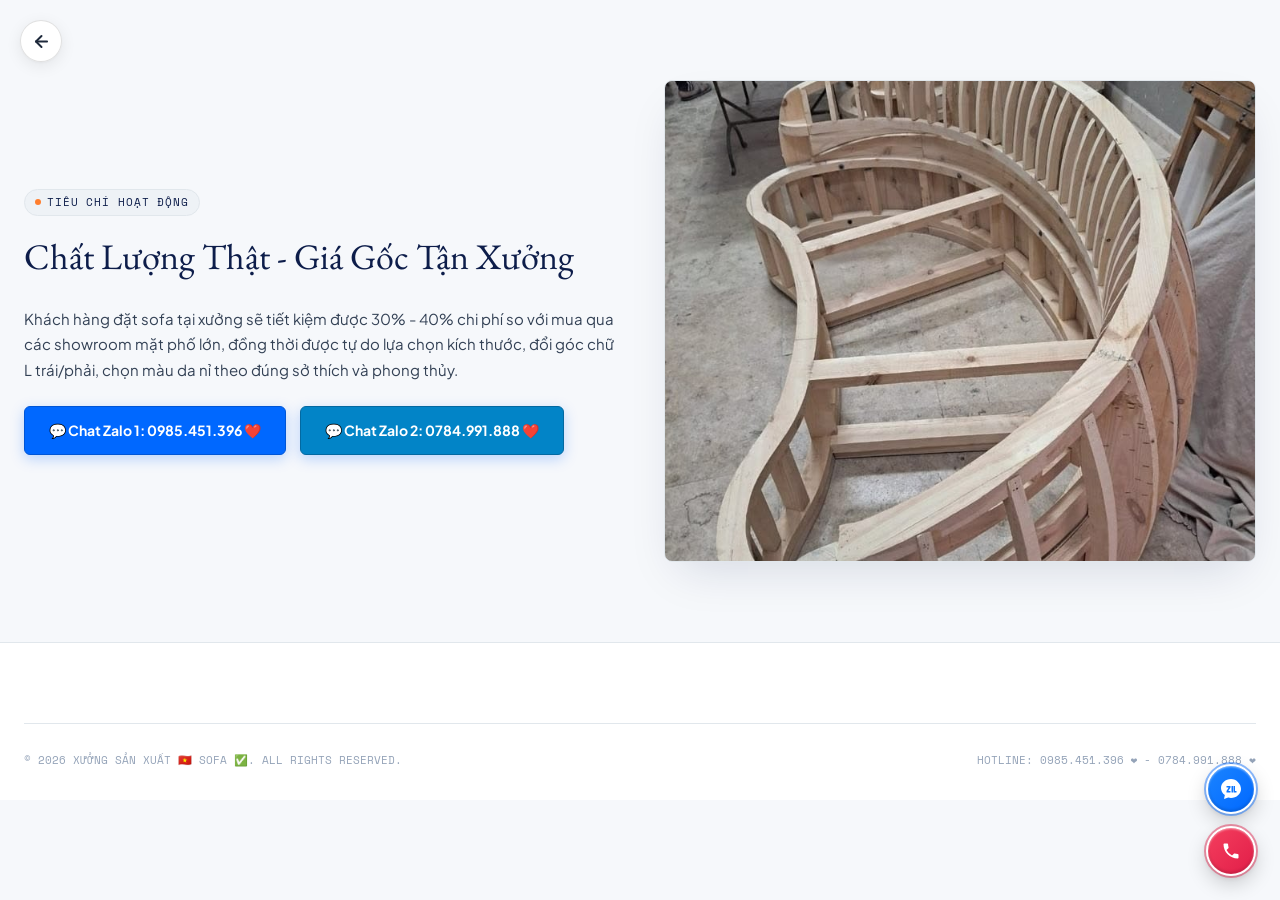
<file: UP-LEN-GITHUB/about.html>
<!DOCTYPE html>
<html lang="vi">
<head>
  <meta charset="UTF-8">
  <meta name="viewport" content="width=device-width, initial-scale=1.0">
  <title>Về Xưởng | XƯỞNG SẢN XUẤT 🇻🇳 SOFA ✅ (0985.451.396 - 0784.991.888)</title>
  <meta name="description" content="Giới thiệu XƯỞNG SẢN XUẤT 🇻🇳 SOFA ✅. Chuyên may đo sofa xuất khẩu, giá tận xưởng. Hotline/Zalo: 0985.451.396 - 0784.991.888.">
  <link rel="stylesheet" href="assets/css/style.css?v=1793109019">
  <link rel="preconnect" href="https://fonts.googleapis.com">
  <link rel="preconnect" href="https://fonts.gstatic.com" crossorigin>
  <link rel="preconnect" href="https://fonts.googleapis.com">
  <link rel="preconnect" href="https://fonts.gstatic.com" crossorigin>
  <link href="https://fonts.googleapis.com/css2?family=Inter:wght@400;500;600;700;800&family=Playfair+Display:ital,wght@0,600;0,700;1,400&family=JetBrains+Mono:wght@400;500;600&display=swap" rel="stylesheet">
</head>
<body>
    <!-- Dấu Thoát Ra Ngoài Trang (Chỉ Biểu Tượng Gọn Gàng) -->
    <!-- Dấu Thoát Ra Ngoài Trang (Chỉ Biểu Tượng Gọn Gàng) -->
  <div class="page-exit-wrapper">
    <a href="index.html" class="page-exit-btn" onclick="handlePageExit(event)" title="Thoát ra ngoài">
      <svg width="19" height="19" viewBox="0 0 24 24" fill="none" stroke="currentColor" stroke-width="2.5" stroke-linecap="round" stroke-linejoin="round">
        <line x1="19" y1="12" x2="5" y2="12"></line>
        <polyline points="12 19 5 12 12 5"></polyline>
      </svg>
    </a>
  </div>

  <!-- Story Grid -->
  <section style="max-width: 1360px; margin: 80px auto; padding: 0 24px;">
    <div style="display: grid; grid-template-columns: 1fr 1fr; gap: 48px; align-items: center;">
      <div>
        <div class="label-pill" style="margin-bottom: 12px;">
          <span class="dot"></span>
          <span>TIÊU CHÍ HOẠT ĐỘNG</span>
        </div>
        <h2 style="font-family: var(--font-serif); font-size: 36px; color: var(--text-main); font-weight: 400; margin-bottom: 20px;">
          Chất Lượng Thật - Giá Gốc Tận Xưởng
        </h2>
        <p style="color: var(--text-body); font-size: 15px; line-height: 1.7; margin-bottom: 16px;">
          Khách hàng đặt sofa tại xưởng sẽ tiết kiệm được 30% - 40% chi phí so với mua qua các showroom mặt phố lớn, đồng thời được tự do lựa chọn kích thước, đổi góc chữ L trái/phải, chọn màu da nỉ theo đúng sở thích và phong thủy.
        </p>
        <div style="display: flex; gap: 14px; margin-top: 24px;">
          <a href="https://zalo.me/0985451396" target="_blank" class="btn-zalo-cta" style="padding: 12px 24px; font-size: 14px;">
            💬 Chat Zalo 1: 0985.451.396 ❤️
          </a>
          <a href="https://zalo.me/0784991888" target="_blank" class="btn-zalo-cta" style="padding: 12px 24px; font-size: 14px; background: #0284c7 !important; border-color: #0369a1 !important;">
            💬 Chat Zalo 2: 0784.991.888 ❤️
          </a>
        </div>
      </div>

      <div style="border-radius: 8px; overflow: hidden; border: 1px solid var(--border-light); box-shadow: var(--shadow-pop);">
        <img src="assets/images/khung-go-sofa-thuc-te.jpg" alt="Khung sườn sofa đóng mộc thực tế tại xưởng" style="object-fit: cover; width: 100%; max-height: 480px;">
      </div>
    </div>
  </section>

  <!-- Footer -->
  <footer class="ankar-footer">
    <div class="footer-container">
      <div class="footer-bottom-bar">
        <div>© 2026 XƯỞNG SẢN XUẤT 🇻🇳 SOFA ✅. ALL RIGHTS RESERVED.</div>
        <div>HOTLINE: 0985.451.396 ❤️ - 0784.991.888 ❤️</div>
      </div>
    </div>
  </footer>

  <!-- Floating Contact Corner (Chỉ 2 Icon Tròn Nổi 3D Tinh Gọn, Không Che Chữ) -->
  <div class="floating-contact-corner" id="floatingContactCorner">
    <a href="https://zalo.me/0985451396" target="_blank" rel="noopener noreferrer" class="floating-fab-item fab-zalo" title="Tư Vấn Zalo: 0985.451.396 ❤️">
      <div class="fab-icon-btn">
        <span class="fab-radar"></span>
        <svg width="24" height="24" viewBox="0 0 24 24" fill="currentColor">
          <path d="M12 2C6.48 2 2 6.03 2 11c0 2.87 1.5 5.43 3.84 7.03L5 22l4.24-1.41C10.15 20.84 11.06 21 12 21c5.52 0 10-4.03 10-9s-4.48-10-10-10zm-1.5 13.5h-3V14l2.16-3.5H7.5V9h4v1.5L9.34 14h2.16v1.5zm3.5 0h-1.5V9H14v6.5zm3.5 0h-3V9h1.5v5h1.5v1.5z"/>
        </svg>
      </div>
    </a>
    <a href="tel:0784991888" class="floating-fab-item fab-hotline" title="Gọi Hotline: 0784.991.888 ❤️">
      <div class="fab-icon-btn">
        <span class="fab-radar"></span>
        <svg width="20" height="20" viewBox="0 0 24 24" fill="currentColor">
          <path d="M6.62 10.79a15.053 15.053 0 006.59 6.59l2.2-2.2c.27-.27.67-.36 1.02-.24 1.12.37 2.33.57 3.57.57.55 0 1 .45 1 1V20c0 .55-.45 1-1 1-9.39 0-17-7.61-17-17 0-.55.45-1 1-1h3.5c.55 0 1 .45 1 1 0 1.25.2 2.45.57 3.57.11.35.03.74-.25 1.02l-2.2 2.2z"/>
        </svg>
      </div>
    </a>
  </div>

  <script src="assets/js/main.js?v=1793109019"></script>
</body>
</html>
</file>
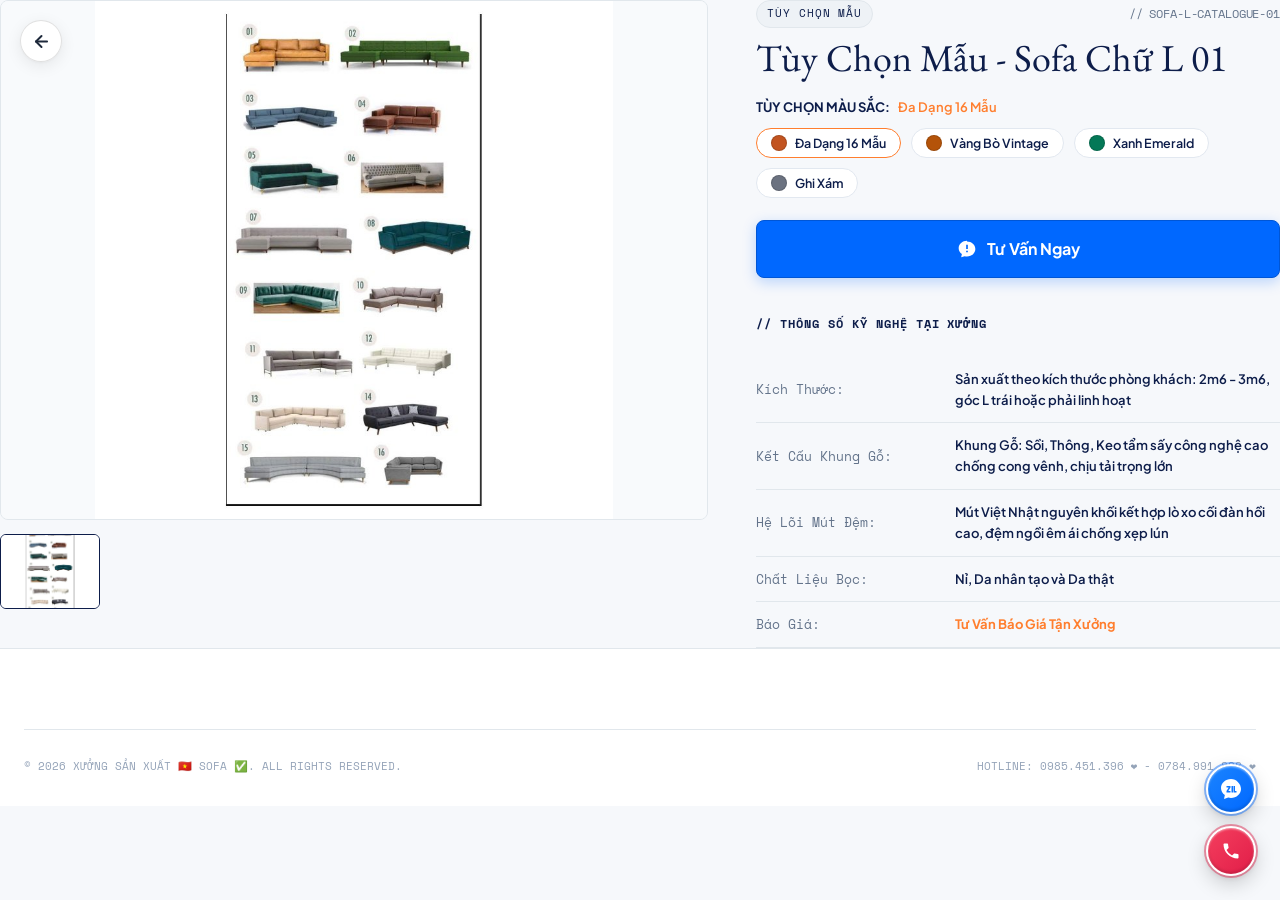
<file: UP-LEN-GITHUB/product-detail.html>
<!DOCTYPE html>
<html lang="vi">
<head>
  <meta charset="UTF-8">
  <meta name="viewport" content="width=device-width, initial-scale=1.0">
  <title>Chi Tiết Mẫu Sofa | XƯỞNG SẢN XUẤT 🇻🇳 SOFA ✅</title>
  <meta name="description" content="Chi tiết kết cấu, vật liệu, thông số kích thước và tư vấn trực tiếp qua Zalo tại XƯỞNG SẢN XUẤT 🇻🇳 SOFA ✅. Hotline: 0985.451.396 - 0784.991.888.">
  <link rel="stylesheet" href="assets/css/style.css?v=1793109019">
  <link rel="preconnect" href="https://fonts.googleapis.com">
  <link rel="preconnect" href="https://fonts.gstatic.com" crossorigin>
  <style>
    .pdetail-layout {
      max-width: 1360px;
      margin: 0 auto;
      padding: 40px 24px 80px;
    }
    .pdetail-breadcrumbs {
      font-family: var(--font-mono);
      font-size: 11px;
      color: var(--text-light);
      margin-bottom: 24px;
      display: flex;
      align-items: center;
      gap: 8px;
    }
    .pdetail-breadcrumbs a:hover {
      color: var(--text-main);
    }
    .pdetail-grid {
      display: grid;
      grid-template-columns: 1.15fr 0.85fr;
      gap: 48px;
      align-items: start;
    }
    .pdetail-gallery-main {
      width: 100%;
      height: 520px;
      border-radius: 8px;
      border: 1px solid var(--border-light);
      overflow: hidden;
      background: #f8fafc;
      display: flex;
      align-items: center;
      justify-content: center;
      position: relative;
      user-select: none;
    }
    .pdetail-nav-arrow {
      position: absolute;
      top: 50%;
      transform: translateY(-50%);
      width: 40px;
      height: 40px;
      border-radius: 50%;
      background: rgba(255, 255, 255, 0.92);
      border: 1px solid var(--border-light);
      color: var(--text-main);
      display: flex;
      align-items: center;
      justify-content: center;
      cursor: pointer;
      z-index: 10;
      box-shadow: 0 4px 14px rgba(0, 0, 0, 0.12);
      transition: all 0.2s ease;
      font-size: 16px;
    }
    .pdetail-nav-arrow:hover {
      background: #ffffff;
      transform: translateY(-50%) scale(1.08);
    }
    .pdetail-nav-arrow.prev { left: 14px; }
    .pdetail-nav-arrow.next { right: 14px; }
    .pdetail-gallery-badge {
      position: absolute;
      bottom: 14px;
      right: 14px;
      background: rgba(15, 23, 42, 0.72);
      color: #ffffff;
      font-family: var(--font-mono);
      font-size: 11px;
      font-weight: 700;
      padding: 4px 10px;
      border-radius: 20px;
      pointer-events: none;
      backdrop-filter: blur(4px);
    }
    .pdetail-gallery-main img {
      width: 100%;
      height: 100%;
      object-fit: contain; background: #f8fafc;
      transition: transform 0.5s ease;
    }
    .pdetail-gallery-thumbs {
      display: flex;
      gap: 12px;
      margin-top: 16px;
    }
    .pdetail-thumb {
      width: 100px;
      height: 75px;
      border-radius: 6px;
      border: 1px solid var(--border-light);
      overflow: hidden;
      cursor: pointer;
      opacity: 0.7;
      transition: all 0.2s ease;
    }
    .pdetail-thumb.active, .pdetail-thumb:hover {
      opacity: 1;
      border-color: var(--border-active);
      transform: translateY(-2px);
    }
    .pdetail-thumb img {
      width: 100%;
      height: 100%;
      object-fit: cover;
    }
    .specs-table {
      width: 100%;
      border-collapse: collapse;
      margin-top: 24px;
      font-size: 13px;
    }
    .specs-table tr {
      border-bottom: 1px solid var(--border-light);
    }
    .specs-table th {
      text-align: left;
      padding: 12px 0;
      color: var(--text-muted);
      font-family: var(--font-mono);
      font-weight: 500;
      width: 38%;
    }
    .specs-table td {
      padding: 12px 0;
      color: var(--text-main);
      font-weight: 600;
    }
    .option-group-title {
      font-family: var(--font-mono);
      font-size: 11.5px;
      text-transform: uppercase;
      letter-spacing: 0.05em;
      color: var(--text-muted);
      margin: 20px 0 10px;
    }
    .dimension-pills {
      display: flex;
      gap: 10px;
      flex-wrap: wrap;
    }
    .dim-pill {
      padding: 8px 14px;
      border-radius: 6px;
      border: 1px solid var(--border-light);
      background: var(--bg-card);
      font-size: 13px;
      cursor: pointer;
      transition: all 0.2s ease;
    }
    .dim-pill.active {
      border-color: var(--border-active);
      background: var(--bg-muted);
      font-weight: 700;
      color: var(--text-main);
    }
    .swatch-picker {
      display: flex;
      align-items: center;
      gap: 12px;
    }
    .swatch-pick-item {
      width: 30px;
      height: 30px;
      border-radius: 50%;
      cursor: pointer;
      border: 2px solid #fff;
      box-shadow: 0 0 0 1px rgba(0,0,0,0.2);
      transition: transform 0.2s ease;
    }
    .swatch-pick-item.active {
      transform: scale(1.15);
      box-shadow: 0 0 0 2px var(--border-active);
    }

    @media (max-width: 1024px) {
      .pdetail-grid {
        grid-template-columns: 1fr;
      }
      .pdetail-gallery-main {
        height: 360px;
      }
    }
    @media (max-width: 768px) {
      .pdetail-layout {
        padding: 24px 14px 60px;
      }
      .pdetail-breadcrumbs {
        font-size: 11px;
        margin-bottom: 16px;
        flex-wrap: wrap;
      }
      .pdetail-grid {
        grid-template-columns: 1fr;
        gap: 20px;
      }
      .pdetail-gallery-main {
        height: 240px;
      }
      #detailTitle {
        font-size: 23px !important;
        line-height: 1.25 !important;
        margin-bottom: 16px !important;
      }
      .specs-table th, .specs-table td {
        padding: 9px 8px;
        font-size: 12.5px;
      }
      .specs-table th {
        width: 115px;
      }
    }
  </style>
  <link rel="preconnect" href="https://fonts.googleapis.com">
  <link rel="preconnect" href="https://fonts.gstatic.com" crossorigin>
  <link href="https://fonts.googleapis.com/css2?family=Inter:wght@400;500;600;700;800&family=Playfair+Display:ital,wght@0,600;0,700;1,400&family=JetBrains+Mono:wght@400;500;600&display=swap" rel="stylesheet">
</head>
<body>
    <!-- Dấu Thoát Ra Ngoài Trang & Thanh Điều Hướng Nhỏ Gọn -->
  <div class="page-exit-wrapper" style="display: flex; align-items: center; margin-bottom: 24px;">
    <a href="index.html" class="page-exit-btn" onclick="handlePageExit(event)" title="Thoát ra ngoài">
      <svg width="19" height="19" viewBox="0 0 24 24" fill="none" stroke="currentColor" stroke-width="2.5" stroke-linecap="round" stroke-linejoin="round">
        <line x1="19" y1="12" x2="5" y2="12"></line>
        <polyline points="12 19 5 12 12 5"></polyline>
      </svg>
    </a>

  </div>

    <div class="pdetail-grid">
      <!-- Gallery Column -->
      <div>
        <div class="pdetail-gallery-main" id="pdetailGalleryMain">
          <button type="button" class="pdetail-nav-arrow prev" id="detailPrevArrow" aria-label="Ảnh trước">&#10094;</button>
          <img id="detailHeroImage" src="" alt="Sofa View" style="cursor: pointer;" title="Bấm hoặc vuốt để xem màu khác">
          <button type="button" class="pdetail-nav-arrow next" id="detailNextArrow" aria-label="Ảnh sau">&#10095;</button>
          <div class="pdetail-gallery-badge" id="galleryIndexBadge">1 / 1</div>
        </div>
        <div class="pdetail-gallery-thumbs" id="detailGalleryThumbs"></div>

              </div>

      <!-- Info Column -->
      <div>
        <div style="display: flex; justify-content: space-between; align-items: center; margin-bottom: 8px;">
          <span class="label-pill" id="detailBadge">TẬN XƯỞNG</span>
          <span class="font-mono" id="detailCode" style="font-size: 12px; color: var(--text-muted);">// SOFA</span>
        </div>

        <h1 id="detailTitle" style="font-family: var(--font-serif); font-size: 38px; color: var(--text-main); font-weight: 400; line-height: 1.15; margin-bottom: 18px;">
          Sofa May Đo Cao Cấp
        </h1>

        <!-- Tùy Chọn Màu Sắc Trực Tiếp (bấm để xem đổi màu) -->
        <div id="detailColorsWrapper" style="display: none; margin-bottom: 22px;">
          <div style="font-size: 13px; font-weight: 700; color: var(--text-main); margin-bottom: 10px; display: flex; align-items: center; gap: 8px;">
            <span>TÙY CHỌN MÀU SẮC:</span>
            <span id="currentColorName" style="color: var(--accent-orange); font-weight: 600;"></span>
          </div>
          <div id="detailColorsList" style="display: flex; gap: 10px; flex-wrap: wrap;"></div>
        </div>

                <!-- Nút Tư Vấn Ngay kết nối Zalo -->
        <div style="margin-bottom: 26px;">
          <a id="zaloPrimaryBtn" href="https://zalo.me/0985451396" target="_blank" rel="noopener noreferrer" class="btn-zalo-cta" style="width: 100%; padding: 15px 24px; font-size: 16px; font-weight: 700; text-align: center; display: flex; align-items: center; justify-content: center; gap: 10px; border-radius: 8px; box-shadow: 0 4px 14px rgba(0, 104, 255, 0.25);">
            <svg width="20" height="20" viewBox="0 0 24 24" fill="currentColor">
              <path d="M12 2C6.48 2 2 6.03 2 11c0 2.87 1.5 5.43 3.86 7.03L5 22l4.31-1.44C10.15 20.81 11.06 21 12 21c5.52 0 10-4.03 10-9s-4.48-9-10-9zm1 14h-2v-2h2v2zm0-4h-2V7h2v5z"/>
            </svg>
            Tư Vấn Ngay
          </a>
        </div>

        <!-- Technical Specs Table -->
        <div style="margin-top: 36px;">
          <h4 style="font-family: var(--font-mono); font-size: 12px; color: var(--text-main); letter-spacing: 0.08em; text-transform: uppercase;">
            // THÔNG SỐ KỸ NGHỆ TẠI XƯỞNG
          </h4>
          <table class="specs-table">
            <tr>
              <th>Kích Thước:</th>
              <td id="tableDimensions">May đo theo yêu cầu</td>
            </tr>
            <tr>
              <th>Kết Cấu Khung Gỗ:</th>
              <td id="tableFrame">Gỗ: Sồi, Thông, Keo sấy khô, ke góc thép gia cường</td>
            </tr>
            <tr>
              <th>Hệ Lõi Mút Đệm:</th>
              <td id="tableCushion">Mút Việt Nam hoặc Việt Nhật (Tùy chọn có lò xo hoặc không lò xo)</td>
            </tr>
            <tr>
              <th>Chất Liệu Bọc:</th>
              <td id="tableMaterial">Nỉ, Da nhân tạo và Da thật</td>
            </tr>
            <tr>
              <th>Báo Giá:</th>
              <td style="color: var(--accent-orange); font-weight: bold;">Tư Vấn Báo Giá Tận Xưởng</td>
            </tr>
          </table>
        </div>
      </div>
    </div>
  </main>

  <!-- Footer -->
  <footer class="ankar-footer">
    <div class="footer-container">
      <div class="footer-bottom-bar">
        <div>© 2026 XƯỞNG SẢN XUẤT 🇻🇳 SOFA ✅. ALL RIGHTS RESERVED.</div>
        <div>HOTLINE: 0985.451.396 ❤️ - 0784.991.888 ❤️</div>
      </div>
    </div>
  </footer>

  <!-- Floating Contact Corner (Chỉ 2 Icon Tròn Nổi 3D Tinh Gọn, Không Che Chữ) -->
  <div class="floating-contact-corner" id="floatingContactCorner">
    <a href="https://zalo.me/0985451396" target="_blank" rel="noopener noreferrer" class="floating-fab-item fab-zalo" title="Tư Vấn Zalo: 0985.451.396 ❤️">
      <div class="fab-icon-btn">
        <span class="fab-radar"></span>
        <svg width="24" height="24" viewBox="0 0 24 24" fill="currentColor">
          <path d="M12 2C6.48 2 2 6.03 2 11c0 2.87 1.5 5.43 3.84 7.03L5 22l4.24-1.41C10.15 20.84 11.06 21 12 21c5.52 0 10-4.03 10-9s-4.48-10-10-10zm-1.5 13.5h-3V14l2.16-3.5H7.5V9h4v1.5L9.34 14h2.16v1.5zm3.5 0h-1.5V9H14v6.5zm3.5 0h-3V9h1.5v5h1.5v1.5z"/>
        </svg>
      </div>
    </a>
    <a href="tel:0784991888" class="floating-fab-item fab-hotline" title="Gọi Hotline: 0784.991.888 ❤️">
      <div class="fab-icon-btn">
        <span class="fab-radar"></span>
        <svg width="20" height="20" viewBox="0 0 24 24" fill="currentColor">
          <path d="M6.62 10.79a15.053 15.053 0 006.59 6.59l2.2-2.2c.27-.27.67-.36 1.02-.24 1.12.37 2.33.57 3.57.57.55 0 1 .45 1 1V20c0 .55-.45 1-1 1-9.39 0-17-7.61-17-17 0-.55.45-1 1-1h3.5c.55 0 1 .45 1 1 0 1.25.2 2.45.57 3.57.11.35.03.74-.25 1.02l-2.2 2.2z"/>
        </svg>
      </div>
    </a>
  </div>

  <div class="ankar-toast" id="ankarToast">Thông báo</div>

  <script src="assets/js/data.js"></script>
  <script>
    let currentProduct = null;
    let currentGallery = [];
    let currentGalleryIndex = 0;

    function handlePageExit(e) {
      if (e && e.preventDefault) e.preventDefault();
      if (currentProduct && currentProduct.category) {
        window.location.href = "index.html#" + currentProduct.category;
      } else {
        window.location.href = "index.html";
      }
    }

    function updateDetailHero(idx) {
      if (!currentGallery.length) return;
      currentGalleryIndex = (idx + currentGallery.length) % currentGallery.length;
      const hero = document.getElementById("detailHeroImage");
      if (hero) {
        hero.style.opacity = "0.5";
        setTimeout(() => {
          hero.src = currentGallery[currentGalleryIndex];
          hero.style.opacity = "1";
        }, 80);
      }
      document.querySelectorAll(".pdetail-thumb").forEach((t, i) => {
        if (i === currentGalleryIndex) t.classList.add("active");
        else t.classList.remove("active");
      });
      const badge = document.getElementById("galleryIndexBadge");
      if (badge) badge.innerText = `${currentGalleryIndex + 1} / ${currentGallery.length}`;

      // Đồng bộ chip màu tương ứng nếu có
      if (currentProduct && currentProduct.colors) {
        let matchIdx = currentGalleryIndex;
        if (currentProduct.colors[matchIdx]) {
          const currentColorName = document.getElementById("currentColorName");
          if (currentColorName) currentColorName.innerText = currentProduct.colors[matchIdx].name;
          document.querySelectorAll(".color-chip-btn").forEach((btn, i) => {
            if (i === matchIdx) {
              btn.style.borderColor = "var(--accent-orange)";
              btn.style.boxShadow = "0 0 0 2px rgba(194,84,32,0.2)";
            } else {
              btn.style.borderColor = "#e2e8f0";
              btn.style.boxShadow = "none";
            }
          });
        }
      }
    }

    function selectDetailColor(colorIdx) {
      if (!currentProduct || !currentProduct.colors || !currentProduct.colors[colorIdx]) return;
      const c = currentProduct.colors[colorIdx];
      const currentColorName = document.getElementById("currentColorName");
      if (currentColorName) currentColorName.innerText = c.name;

      document.querySelectorAll(".color-chip-btn").forEach((btn, i) => {
        if (i === colorIdx) {
          btn.style.borderColor = "var(--accent-orange)";
          btn.style.boxShadow = "0 0 0 2px rgba(194,84,32,0.2)";
        } else {
          btn.style.borderColor = "#e2e8f0";
          btn.style.boxShadow = "none";
        }
      });

      if (currentGallery[colorIdx]) {
        updateDetailHero(colorIdx);
      }
    }

    function changeDetailImage(el, src) {
      const idx = currentGallery.indexOf(src);
      if (idx !== -1) updateDetailHero(idx);
      else {
        const hero = document.getElementById("detailHeroImage");
        if (hero) hero.src = src;
        document.querySelectorAll(".pdetail-thumb").forEach(t => t.classList.remove("active"));
        if (el) el.classList.add("active");
      }
    }

    document.addEventListener("DOMContentLoaded", function() {
      try {
        const urlParams = new URLSearchParams(window.location.search);
        const prodId = urlParams.get('id');

        if (typeof SOFA_DATABASE === "undefined" || !SOFA_DATABASE.length) {
          console.error("SOFA_DATABASE is not loaded.");
          return;
        }

        currentProduct = SOFA_DATABASE.find(p => p.id === prodId) || SOFA_DATABASE[0];
        if (!currentProduct) return;

        document.title = `${currentProduct.name} | XƯỞNG SẢN XUẤT 🇻🇳 SOFA ✅`;

        const titleEl = document.getElementById("detailTitle");
        if (titleEl) titleEl.innerText = currentProduct.name;

        const codeEl = document.getElementById("detailCode");
        if (codeEl) codeEl.innerText = `// ${currentProduct.code}`;

        const badgeEl = document.getElementById("detailBadge");
        if (badgeEl) badgeEl.innerText = currentProduct.badge;

        currentGallery = (currentProduct.gallery && currentProduct.gallery.length) ? currentProduct.gallery : [currentProduct.image];
        currentGalleryIndex = 0;

        const heroImg = document.getElementById("detailHeroImage");
        if (heroImg) {
          heroImg.src = currentGallery[0];
          heroImg.alt = currentProduct.name;
        }

        const dimEl = document.getElementById("tableDimensions");
        if (dimEl) dimEl.innerText = currentProduct.dimensions;

        const frameEl = document.getElementById("tableFrame");
        if (frameEl) frameEl.innerText = currentProduct.frame;

        const cushionEl = document.getElementById("tableCushion");
        if (cushionEl) cushionEl.innerText = currentProduct.cushion;

        const matEl = document.getElementById("tableMaterial");
        if (matEl) matEl.innerText = currentProduct.material;

        const zaloBtn = document.getElementById("zaloPrimaryBtn");
        if (zaloBtn) {
          zaloBtn.href = "https://zalo.me/0985451396";
          zaloBtn.title = `Tư Vấn Zalo: ${currentProduct.name}`;
        }

        // Hiển thị bộ chọn màu sắc tương tác
        const colorsWrapper = document.getElementById("detailColorsWrapper");
        const colorsList = document.getElementById("detailColorsList");
        const currentColorName = document.getElementById("currentColorName");

        if (currentProduct.colors && currentProduct.colors.length > 0) {
          if (colorsWrapper) colorsWrapper.style.display = "block";
          if (currentColorName) currentColorName.innerText = currentProduct.colors[0].name;
          if (colorsList) {
            colorsList.innerHTML = currentProduct.colors.map((c, i) => `
              <button type="button" class="color-chip-btn ${i === 0 ? 'active' : ''}" 
                data-idx="${i}" 
                onclick="selectDetailColor(${i})" 
                style="display: flex; align-items: center; gap: 8px; padding: 6px 14px; border: 1.5px solid ${i === 0 ? 'var(--accent-orange)' : '#e2e8f0'}; border-radius: 30px; background: #fff; cursor: pointer; transition: all 0.2s;"
                title="Chọn màu: ${c.name}">
                <span style="width: 16px; height: 16px; border-radius: 50%; background: ${c.hex}; border: 1px solid rgba(0,0,0,0.15); display: inline-block;"></span>
                <span style="font-size: 12.5px; font-weight: 600; color: var(--text-main);">${c.name}</span>
              </button>
            `).join("");
          }
        } else {
          if (colorsWrapper) colorsWrapper.style.display = "none";
        }

        const thumbsContainer = document.getElementById("detailGalleryThumbs");
        const prevArrow = document.getElementById("detailPrevArrow");
        const nextArrow = document.getElementById("detailNextArrow");
        const indexBadge = document.getElementById("galleryIndexBadge");

        if (currentGallery.length > 1) {
          if (prevArrow) prevArrow.style.display = "flex";
          if (nextArrow) nextArrow.style.display = "flex";
          if (indexBadge) {
            indexBadge.style.display = "block";
            indexBadge.innerText = `1 / ${currentGallery.length}`;
          }
        } else {
          if (prevArrow) prevArrow.style.display = "none";
          if (nextArrow) nextArrow.style.display = "none";
          if (indexBadge) indexBadge.style.display = "none";
        }

        if (thumbsContainer) {
          thumbsContainer.innerHTML = currentGallery.map((imgUrl, idx) => `
            <div class="pdetail-thumb ${idx === 0 ? 'active' : ''}" onclick="changeDetailImage(this, '${imgUrl}')">
              <img src="${imgUrl}" alt="${currentProduct.name}">
            </div>
          `).join("");
        }

        // Swipe & Navigation Events
        const galleryMain = document.getElementById("pdetailGalleryMain");
        if (galleryMain) {
          let touchStartX = 0;
          let touchEndX = 0;
          galleryMain.addEventListener("touchstart", e => {
            touchStartX = e.changedTouches[0].screenX;
          }, { passive: true });
          galleryMain.addEventListener("touchend", e => {
            touchEndX = e.changedTouches[0].screenX;
            const diff = touchStartX - touchEndX;
            if (Math.abs(diff) > 40) {
              if (diff > 0) updateDetailHero(currentGalleryIndex + 1);
              else updateDetailHero(currentGalleryIndex - 1);
            }
          }, { passive: true });

          if (heroImg) {
            heroImg.addEventListener("click", () => {
              if (currentGallery.length > 1) {
                updateDetailHero(currentGalleryIndex + 1);
              }
            });
          }
        }

        if (prevArrow) {
          prevArrow.addEventListener("click", e => {
            e.stopPropagation();
            updateDetailHero(currentGalleryIndex - 1);
          });
        }
        if (nextArrow) {
          nextArrow.addEventListener("click", e => {
            e.stopPropagation();
            updateDetailHero(currentGalleryIndex + 1);
          });
        }
      } catch (err) {
        console.error("Error loading product detail:", err);
      }
    });
  </script>
</body>
</html>
</file>
<file: assets/css/style.css>
/* ==========================================================================
   ANKAR ATELIER - LUXURY SOFA & BESPOKE LIVING
   Design System Inspired by ankar.ai (Precision, Minimalist & Architectural)
   ========================================================================== */

@import url('https://fonts.googleapis.com/css2?family=EB+Garamond:ital,wght@0,400..700;1,400..700&family=Plus+Jakarta+Sans:wght@300;400;500;600;700&family=Space+Mono:ital,wght@0,400;0,700;1,400&display=swap');

:root {
  /* Ankar Color Tokens */
  --bg-page: #f6f8fb;
  --bg-card: #ffffff;
  --bg-muted: #eef2f6;
  --bg-dark: #0a1128;
  --bg-subtle: #f0f4f8;

  --border-light: #e1e7ec;
  --border-hairline: rgba(13, 29, 74, 0.12);
  --border-active: #0d1d4a;

  --text-main: #0d1d4a;
  --text-body: #334155;
  --text-muted: #64748b;
  --text-light: #94a3b8;
  --text-on-dark: #ffffff;

  --accent-orange: #ff7e2e;
  --accent-amber: #d97706;
  --accent-cognac: #9a5b32;
  --accent-navy: #182553;

  /* Typography */
  --font-sans: 'Plus Jakarta Sans', -apple-system, BlinkMacSystemFont, sans-serif;
  --font-serif: 'EB Garamond', Georgia, serif;
  --font-mono: 'Space Mono', 'Fragment Mono', monospace;

  /* Transitions & Shadows */
  --shadow-subtle: 0 1px 3px rgba(0, 0, 0, 0.04), 0 1px 2px rgba(0, 0, 0, 0.02);
  --shadow-card: 0 10px 30px -10px rgba(13, 29, 74, 0.07);
  --shadow-pop: 0 20px 45px -15px rgba(13, 29, 74, 0.15);
  --ease-ankar: cubic-bezier(0.16, 1, 0.3, 1);
}

/* Reset & Global Base */
*, *::before, *::after {
  box-sizing: border-box;
  margin: 0;
  padding: 0;
}

html {
  scroll-behavior: smooth;
  -webkit-font-smoothing: antialiased;
  -moz-osx-font-smoothing: grayscale;
}

body {
  background-color: var(--bg-page);
  color: var(--text-body);
  font-family: var(--font-sans);
  font-size: 15px;
  line-height: 1.6;
  overflow-x: hidden;
}

a {
  color: inherit;
  text-decoration: none;
}

img {
  max-width: 100%;
  height: auto;
  display: block;
}

button {
  font-family: inherit;
  cursor: pointer;
  border: none;
  background: none;
}

/* Ankar Typography Utility */
.font-mono {
  font-family: var(--font-mono);
  letter-spacing: -0.01em;
}

.font-serif {
  font-family: var(--font-serif);
}

.font-sans {
  font-family: var(--font-sans);
}

.label-pill {
  font-family: var(--font-mono);
  font-size: 11px;
  text-transform: uppercase;
  letter-spacing: 0.08em;
  padding: 4px 10px;
  border-radius: 9999px;
  background: var(--bg-muted);
  color: var(--text-main);
  border: 1px solid var(--border-light);
  display: inline-flex;
  align-items: center;
  gap: 6px;
  width: fit-content;
}

.label-pill .dot {
  width: 6px;
  height: 6px;
  border-radius: 50%;
  background: var(--accent-orange);
}

/* ==========================================================================
   FLOATING PILL NAVBAR (CLONE Y CHANG THEO ẢNH ANKAR.AI)
   ========================================================================== */
.ankar-nav-wrapper {
  position: sticky;
  top: 14px;
  z-index: 1000;
  width: 100%;
  padding: 0 20px;
  background: transparent;
  transition: all 0.3s ease;
}

.ankar-nav-container {
  max-width: 1240px;
  margin: 0 auto;
  padding: 6px 8px 6px 24px;
  height: 56px;
  background: #ffffff;
  border-radius: 9999px; /* full capsule pill y hệt ảnh */
  border: 1px solid rgba(0, 0, 0, 0.08);
  box-shadow: 0 4px 20px rgba(0, 0, 0, 0.05), 0 1px 3px rgba(0, 0, 0, 0.02);
  display: flex;
  align-items: center;
  justify-content: space-between;
}

.ankar-logo {
  display: flex;
  align-items: center;
  gap: 8px;
  text-decoration: none;
  cursor: pointer;
}

.ankar-logo-symbol {
  width: 18px;
  height: 18px;
  display: flex;
  align-items: center;
  justify-content: center;
  color: #000000;
  font-weight: 900;
  font-size: 20px;
  line-height: 1;
}

.ankar-logo-text {
  font-family: var(--font-sans);
  font-weight: 800;
  font-size: 19px;
  letter-spacing: -0.03em;
  color: #000000;
  display: flex;
  align-items: center;
  gap: 6px;
  line-height: 1;
}

.ankar-logo-sub {
  font-family: var(--font-mono);
  font-size: 10px;
  letter-spacing: 0.05em;
  color: #64748b;
  text-transform: uppercase;
  background: #f1f5f9;
  padding: 2px 6px;
  border-radius: 4px;
  font-weight: 600;
}

.ankar-nav-links {
  display: flex;
  align-items: center;
  gap: 32px;
  list-style: none;
}

.ankar-nav-links a {
  font-family: var(--font-mono); /* Chuẩn font monospace theo ảnh */
  font-size: 13.5px;
  font-weight: 400;
  color: #262626;
  transition: color 0.2s ease;
  position: relative;
  padding: 6px 0;
  letter-spacing: -0.01em;
}

.ankar-nav-links a:hover,
.ankar-nav-links a.active {
  color: #000000;
  font-weight: 700;
}

.ankar-nav-links a.active::after {
  display: none;
}

.ankar-nav-actions {
  display: flex;
  align-items: center;
  gap: 12px;
}

/* Nút Book a Demo dạng viên thuốc bo tròn màu đen nguyên bản */
.btn-ankar-pill-action {
  font-family: var(--font-mono);
  font-size: 13px;
  font-weight: 500;
  padding: 10px 22px;
  border-radius: 9999px;
  background: #000000;
  color: #ffffff;
  display: inline-flex;
  align-items: center;
  justify-content: center;
  gap: 6px;
  text-decoration: none;
  transition: all 0.2s ease;
  border: 1px solid #000000;
  box-shadow: 0 2px 8px rgba(0, 0, 0, 0.12);
}

.btn-ankar-pill-action:hover {
  background: #262626;
  border-color: #262626;
  transform: scale(1.02);
}


.btn-ankar-primary:hover {
  background: #162a63;
  transform: translateY(-1px);
  box-shadow: 0 6px 18px rgba(13, 29, 74, 0.2);
}

/* Announcement Top Bar */
.top-notice-bar {
  background: var(--bg-dark);
  color: #cdd9e5;
  font-family: var(--font-mono);
  font-size: 11px;
  padding: 7px 20px;
  text-align: center;
  border-bottom: 1px solid rgba(255, 255, 255, 0.08);
  letter-spacing: 0.05em;
  display: flex;
  align-items: center;
  justify-content: center;
  gap: 12px;
}

.top-notice-bar span.accent {
  color: var(--accent-orange);
  font-weight: 700;
}

/* ==========================================================================
   ANKAR HERO SECTION (CLONE Y CHANG ẢNH ANKAR.AI VỚI ẢNH SOFA THỰC TẾ)
   ========================================================================== */
.hero-ankar-container {
  position: relative;
  width: 100%;
  min-height: 100vh;
  min-height: 100svh;
  display: flex;
  flex-direction: column;
  justify-content: space-between;
  background-color: #0c111a;
  background-image: url('../images/hero-luxury-sofa.webp');
  background-size: cover;
  background-position: center center;
  background-repeat: no-repeat;
  color: #ffffff;
  padding: 0 24px 28px;
  margin-top: -70px; /* Bắt đầu từ mép trên cùng của màn hình dưới thanh navbar */
  padding-top: 88px;
  overflow: hidden;
}

/* Lớp phủ điện ảnh tinh tế bảo đảm chữ trắng nổi bật nhưng vẫn tôn trọn vẻ đẹp của bộ sofa phòng khách */
.hero-ankar-container::before {
  content: '';
  position: absolute;
  top: 0;
  left: 0;
  right: 0;
  bottom: 0;
  background: 
    linear-gradient(180deg, 
      rgba(9, 14, 22, 0.42) 0%, 
      rgba(9, 14, 22, 0.28) 40%, 
      rgba(9, 14, 22, 0.58) 75%, 
      rgba(9, 14, 22, 0.88) 100%
    ),
    radial-gradient(circle at 25% 45%, rgba(9, 14, 22, 0.15) 0%, rgba(9, 14, 22, 0.65) 100%);
  z-index: 1;
  pointer-events: none;
}

/* Các phần tử bên trong nổi lên trên lớp phủ */
.hero-ankar-container > * {
  position: relative;
  z-index: 2;
}

/* Khối nội dung chính giữa (Body Grid) */
.hero-ankar-body {
  max-width: 1320px;
  width: 100%;
  margin: auto auto;
  padding: 50px 0 30px;
  display: flex;
  flex-direction: column;
  justify-content: center;
  align-items: flex-start;
}

/* Cột trái: Tiêu đề lớn phong cách Ankar Serif */
.hero-ankar-left {
  display: flex;
  flex-direction: column;
  justify-content: center;
}

.hero-ankar-badge {
  display: inline-flex;
  align-items: center;
  gap: 8px;
  font-family: var(--font-sans);
  font-size: 13px;
  font-weight: 500;
  letter-spacing: 0.01em;
  padding: 6px 16px;
  border-radius: 9999px;
  background: rgba(255, 255, 255, 0.14);
  border: 1px solid rgba(255, 255, 255, 0.28);
  backdrop-filter: blur(12px);
  -webkit-backdrop-filter: blur(12px);
  color: #ffffff;
  width: fit-content;
  margin-bottom: 20px;
}

.hero-ankar-badge .dot {
  width: 7px;
  height: 7px;
  border-radius: 50%;
  background: #38ef7d;
  box-shadow: 0 0 10px #38ef7d;
}

.hero-ankar-title {
  font-family: var(--font-serif);
  font-size: clamp(48px, 6.4vw, 92px);
  line-height: 1.02;
  font-weight: 400;
  letter-spacing: -0.025em;
  color: #ffffff;
  text-shadow: 0 4px 24px rgba(0, 0, 0, 0.5);
  margin: 0;
}

/* Cột phải: Đoạn văn mô tả + Nút bấm Frosted Glass Pill */
.hero-ankar-right {
  display: flex;
  flex-direction: column;
  justify-content: center;
  align-items: flex-start;
  padding-left: 10px;
}

.hero-ankar-desc {
  font-family: var(--font-sans);
  font-size: clamp(15px, 1.25vw, 17px);
  line-height: 1.68;
  color: rgba(255, 255, 255, 0.92);
  text-shadow: 0 2px 12px rgba(0, 0, 0, 0.6);
  margin-bottom: 26px;
  max-width: 530px;
}

.hero-ankar-actions {
  display: flex;
  align-items: center;
  flex-wrap: wrap;
  gap: 14px;
}

/* Nút Frosted Glass Pill chuẩn hệt 'Explore The Platform' của Ankar */
.btn-ankar-glass-pill {
  display: inline-flex;
  align-items: center;
  gap: 9px;
  font-family: var(--font-mono);
  font-size: 13px;
  letter-spacing: 0.02em;
  color: #ffffff;
  background: rgba(255, 255, 255, 0.16);
  border: 1px solid rgba(255, 255, 255, 0.42);
  border-radius: 9999px;
  padding: 12px 26px;
  backdrop-filter: blur(12px);
  -webkit-backdrop-filter: blur(12px);
  transition: all 0.25s ease;
  box-shadow: 0 4px 18px rgba(0, 0, 0, 0.25);
  cursor: pointer;
  text-decoration: none;
}

.btn-ankar-glass-pill:hover {
  background: rgba(255, 255, 255, 0.3);
  border-color: #ffffff;
  transform: translateY(-2px);
  box-shadow: 0 8px 26px rgba(0, 0, 0, 0.35);
  color: #ffffff;
}

.btn-ankar-glass-pill.highlight-zalo {
  background: rgba(30, 110, 240, 0.4);
  border-color: rgba(255, 255, 255, 0.65);
}

.btn-ankar-glass-pill.highlight-zalo:hover {
  background: rgba(30, 110, 240, 0.75);
  border-color: #ffffff;
}

/* Thanh Floating Pill đáy màn hình (Trusted by... / Đối tác / Mũi tên) - Y hệt ảnh 1 */
.hero-ankar-bottom-pill-wrapper {
  max-width: 1320px;
  width: 100%;
  margin: 0 auto;
}

.hero-ankar-bottom-pill {
  display: flex;
  align-items: center;
  justify-content: space-between;
  gap: 20px;
  background: rgba(12, 18, 28, 0.58);
  border: 1px solid rgba(255, 255, 255, 0.22);
  border-radius: 9999px;
  padding: 11px 26px;
  backdrop-filter: blur(16px);
  -webkit-backdrop-filter: blur(16px);
  box-shadow: 0 8px 32px rgba(0, 0, 0, 0.35);
}

.bottom-pill-intro {
  font-family: var(--font-mono);
  font-size: 11px;
  color: rgba(255, 255, 255, 0.82);
  letter-spacing: 0.04em;
  white-space: nowrap;
  display: flex;
  align-items: center;
  gap: 8px;
}

.bottom-pill-intro .dot {
  width: 6px;
  height: 6px;
  border-radius: 50%;
  background: #38ef7d;
  box-shadow: 0 0 8px #38ef7d;
}

.bottom-pill-logos {
  display: flex;
  align-items: center;
  gap: 28px;
  flex-wrap: wrap;
  font-family: var(--font-mono);
  font-size: 11px;
  font-weight: 700;
  letter-spacing: 0.12em;
  color: rgba(255, 255, 255, 0.92);
}

.bottom-pill-logos span {
  opacity: 0.85;
  transition: opacity 0.2s ease, color 0.2s ease;
}

.bottom-pill-logos span:hover {
  opacity: 1;
  color: #ffffff;
}

.bottom-pill-arrow {
  display: flex;
  align-items: center;
  justify-content: center;
  width: 28px;
  height: 28px;
  border-radius: 50%;
  border: 1px solid rgba(255, 255, 255, 0.32);
  color: rgba(255, 255, 255, 0.85);
  transition: all 0.2s ease;
  flex-shrink: 0;
  text-decoration: none;
}

.bottom-pill-arrow:hover {
  border-color: #ffffff;
  color: #ffffff;
  background: rgba(255, 255, 255, 0.15);
  transform: translateY(2px);
}

/* Responsive Cho Hero */
@media (max-width: 992px) {
  .hero-ankar-container {
    min-height: auto;
    padding: 0 16px 24px;
    padding-top: 84px;
    margin-top: -70px;
  }

  .hero-ankar-body {
    grid-template-columns: 1fr;
    gap: 28px;
    padding: 40px 0 30px;
  }

  .hero-ankar-right {
    padding-left: 0;
  }

  .hero-ankar-bottom-pill {
    flex-direction: column;
    align-items: flex-start;
    border-radius: 20px;
    padding: 16px 20px;
    gap: 12px;
  }

  .bottom-pill-logos {
    gap: 16px;
  }
}

.hero-badge-info h4 {
  font-size: 14px;
  font-weight: 700;
  color: var(--text-main);
}

.hero-badge-info p {
  font-size: 12px;
  color: var(--text-muted);
  font-family: var(--font-mono);
}

/* ==========================================================================
   CATEGORY FILTER BAR (CLONE Y CHANG THEO ẢNH USER GỬI)
   ========================================================================== */
.category-filter-section {
  max-width: 1360px;
  margin: 0 auto;
  padding: 30px 24px 20px;
}

.category-filter-header {
  text-align: center;
  margin-bottom: 24px;
}

.category-filter-header h2 {
  font-family: var(--font-serif);
  font-size: 32px;
  color: var(--text-main);
  font-weight: 400;
}

.category-filter-header p {
  color: var(--text-muted);
  font-size: 14px;
  margin-top: 6px;
}

/* Hàng chứa 6 danh mục theo đúng ảnh người dùng */
.ankar-category-bar {
  display: flex;
  align-items: stretch;
  justify-content: space-between;
  background: #ffffff;
  border: 1px solid var(--border-light);
  border-radius: 6px;
  padding: 8px 12px;
  box-shadow: var(--shadow-subtle);
  overflow-x: auto;
  gap: 8px;
}

.ankar-category-item {
  flex: 1 1 0;
  min-width: 140px;
  display: flex;
  flex-direction: column;
  align-items: center;
  justify-content: center;
  padding: 18px 10px 14px;
  border-radius: 4px;
  border: 1px solid transparent;
  background: transparent;
  cursor: pointer;
  transition: all 0.2s var(--ease-ankar);
  user-select: none;
}

.ankar-category-item:hover {
  background: var(--bg-muted);
  border-color: rgba(13, 29, 74, 0.08);
}

/* Trạng thái được chọn giống hệt tấm ảnh (ô SOFA BỘ được bọc khung màu xám nhạt có viền) */
.ankar-category-item.active {
  background: #f1f4f7;
  border: 1px solid #c9d5e1;
  box-shadow: inset 0 1px 2px rgba(0, 0, 0, 0.03);
}

.cat-icon-box {
  width: 44px;
  height: 36px;
  display: flex;
  align-items: center;
  justify-content: center;
  margin-bottom: 12px;
  color: #556270;
  transition: color 0.2s ease, transform 0.2s ease;
}

.ankar-category-item.active .cat-icon-box {
  color: #0d1d4a;
  transform: translateY(-2px);
}

.cat-icon-box svg {
  width: 38px;
  height: 30px;
}

.cat-label {
  font-family: var(--font-sans);
  font-size: 12.5px;
  font-weight: 700;
  text-transform: uppercase;
  letter-spacing: 0.03em;
  color: #2b3a4a;
  text-align: center;
  line-height: 1.25;
}

.label-desktop {
  display: block;
}

.label-mobile {
  display: none;
}

.ankar-category-item.active .cat-label {
  color: #0d1d4a;
  font-weight: 800;
}

/* Category Quick Info Bar (Đã ẩn theo yêu cầu người dùng) */
.category-summary-strip {
  display: none !important;
}

/* Product Showcase Grid */
.products-grid-section {
  max-width: 1360px;
  margin: 0 auto;
  padding: 24px 24px 80px;
}

.product-cards-container {
  display: grid;
  grid-template-columns: repeat(auto-fill, minmax(380px, 1fr));
  gap: 28px;
}

.sofa-product-card {
  background: var(--bg-card);
  border-radius: 8px;
  border: 1px solid var(--border-light);
  overflow: hidden;
  transition: all 0.3s var(--ease-ankar);
  display: flex;
  flex-direction: column;
  position: relative;
  cursor: pointer;
  -webkit-tap-highlight-color: transparent;
}

.sofa-product-card:hover {
  border-color: #cbd5e1;
  box-shadow: var(--shadow-card);
  transform: translateY(-4px);
}

.card-image-wrap {
  position: relative;
  width: 100%;
  height: 260px;
  background: #f8fafc;
  overflow: hidden;
  display: flex;
  align-items: center;
  justify-content: center;
}

.card-image-wrap img {
  width: 100%;
  height: 100%;
  object-fit: contain;
  background: #f8fafc;
  transition: transform 0.6s var(--ease-ankar);
}

.sofa-product-card:hover .card-image-wrap img {
  transform: scale(1.05);
}

.card-badge-top {
  position: absolute;
  top: 14px;
  left: 14px;
  font-family: var(--font-mono);
  font-size: 10px;
  font-weight: 700;
  letter-spacing: 0.08em;
  background: rgba(255, 255, 255, 0.95);
  backdrop-filter: blur(8px);
  color: var(--text-main);
  padding: 4px 8px;
  border-radius: 4px;
  border: 1px solid var(--border-light);
}

.card-quick-actions {
  position: absolute;
  top: 14px;
  right: 14px;
  display: flex;
  gap: 6px;
  opacity: 0;
  transform: translateY(-4px);
  transition: all 0.2s ease;
}

.sofa-product-card:hover .card-quick-actions {
  opacity: 1;
  transform: translateY(0);
}

.btn-icon-circle {
  width: 32px;
  height: 32px;
  border-radius: 50%;
  background: rgba(255, 255, 255, 0.95);
  display: flex;
  align-items: center;
  justify-content: center;
  color: var(--text-main);
  border: 1px solid var(--border-light);
  box-shadow: var(--shadow-subtle);
  transition: all 0.2s ease;
}

.btn-icon-circle:hover {
  background: var(--text-main);
  color: #fff;
}

.card-body {
  padding: 22px;
  display: flex;
  flex-direction: column;
  flex-grow: 1;
}

.card-meta-line {
  display: flex;
  justify-content: space-between;
  align-items: center;
  font-family: var(--font-mono);
  font-size: 11px;
  color: var(--text-light);
  margin-bottom: 8px;
}

.card-title {
  font-size: 19px;
  font-weight: 700;
  color: var(--text-main);
  margin-bottom: 14px;
  line-height: 1.3;
}

.card-subtitle {
  font-size: 13px;
  color: var(--text-muted);
  line-height: 1.5;
  margin-bottom: 16px;
}

.card-specs-list {
  display: none !important;
}

.spec-entry {
  display: flex;
  justify-content: space-between;
}

.spec-entry span.key {
  color: var(--text-muted);
  font-family: var(--font-mono);
}

.spec-entry span.val {
  color: var(--text-main);
  font-weight: 600;
  text-align: right;
  max-width: 60%;
}

.card-swatches-row {
  display: flex;
  align-items: center;
  gap: 8px;
  margin-bottom: 20px;
}

.swatch-item {
  width: 18px;
  height: 18px;
  border-radius: 50%;
  border: 1px solid rgba(0, 0, 0, 0.15);
  cursor: pointer;
  position: relative;
  transition: transform 0.2s ease;
}

.swatch-item:hover {
  transform: scale(1.2);
}

.card-footer-line {
  margin-top: auto;
  display: flex;
  align-items: center;
  justify-content: space-between;
  padding-top: 14px;
  border-top: 1px solid var(--border-light);
}

.price-box .price-current {
  font-family: var(--font-mono);
  font-size: 18px;
  font-weight: 700;
  color: var(--text-main);
}

.price-box .price-old {
  font-family: var(--font-mono);
  font-size: 12px;
  color: var(--text-light);
  text-decoration: line-through;
  margin-left: 6px;
}

.btn-card-detail {
  font-family: var(--font-sans);
  font-size: 12.5px;
  font-weight: 600;
  padding: 8px 14px;
  border-radius: 5px;
  background: var(--bg-muted);
  color: var(--text-main);
  border: 1px solid var(--border-light);
  display: inline-flex;
  align-items: center;
  gap: 6px;
  transition: all 0.2s ease;
}

.btn-card-detail:hover {
  background: var(--text-main);
  color: #fff;
  border-color: var(--text-main);
}

/* ==========================================================================
   ANKAR ANATOMY & CRAFTSMANSHIP (EXPLORE - INVENT - PROTECT V-SERIES)
   ========================================================================== */
.craftsmanship-section {
  background: #ffffff;
  border-top: 1px solid var(--border-light);
  border-bottom: 1px solid var(--border-light);
  padding: 90px 24px;
}

.section-container {
  max-width: 1360px;
  margin: 0 auto;
}

.section-head-split {
  display: flex;
  justify-content: space-between;
  align-items: flex-end;
  margin-bottom: 50px;
}

.section-head-split h2 {
  font-family: var(--font-serif);
  font-size: 44px;
  line-height: 1.15;
  color: var(--text-main);
  font-weight: 400;
}

.section-head-split h2 em {
  font-style: italic;
  color: var(--accent-cognac);
}

.section-head-split p {
  color: var(--text-muted);
  max-width: 480px;
  font-size: 15px;
}

.craft-tabs-grid {
  display: grid;
  grid-template-columns: repeat(auto-fit, minmax(260px, 1fr));
  gap: 20px;
}

.craft-card {
  background: #ffffff;
  border: 1px solid rgba(0, 0, 0, 0.08);
  border-radius: 12px;
  padding: 24px 22px;
  position: relative;
  transition: all 0.3s cubic-bezier(0.16, 1, 0.3, 1);
  display: flex;
  flex-direction: column;
  box-shadow: 0 2px 8px rgba(0, 0, 0, 0.02);
}

.craft-card:hover {
  background: #ffffff;
  border-color: rgba(224, 86, 36, 0.3);
  box-shadow: 0 10px 28px rgba(0, 0, 0, 0.07);
  transform: translateY(-3px);
}

.craft-card-top {
  display: flex;
  align-items: center;
  justify-content: space-between;
  margin-bottom: 14px;
}

.craft-num {
  font-family: var(--font-mono);
  font-size: 11.5px;
  font-weight: 700;
  color: var(--accent-orange);
  letter-spacing: 0.06em;
}

.craft-icon-wrap {
  width: 36px;
  height: 36px;
  border-radius: 8px;
  background: #fff7ed;
  color: var(--accent-orange);
  display: flex;
  align-items: center;
  justify-content: center;
  flex-shrink: 0;
  transition: all 0.25s ease;
}

.craft-card:hover .craft-icon-wrap {
  background: var(--accent-orange);
  color: #ffffff;
  transform: scale(1.05);
}

.craft-card h3 {
  font-size: 18px;
  color: #0f172a;
  font-weight: 700;
  margin-bottom: 12px;
  line-height: 1.35;
}

.craft-chip-group {
  display: flex;
  flex-wrap: wrap;
  gap: 6px;
  margin-bottom: 14px;
}

.craft-chip {
  display: inline-flex;
  align-items: center;
  font-size: 11.5px;
  font-weight: 600;
  padding: 4px 10px;
  background: #f8fafc;
  color: #334155;
  border-radius: 999px;
  border: 1px solid #e2e8f0;
  transition: all 0.2s ease;
}

.craft-card:hover .craft-chip {
  background: #f1f5f9;
  border-color: #cbd5e1;
}

.craft-points-list {
  list-style: none;
  padding: 0;
  margin: 0;
  border-top: 1px solid #f1f5f9;
  padding-top: 14px;
  margin-top: auto;
}

.craft-points-list li {
  font-size: 13px;
  color: #475569;
  line-height: 1.5;
  display: flex;
  align-items: flex-start;
  gap: 8px;
  margin-bottom: 8px;
}

.craft-points-list li:last-child {
  margin-bottom: 0;
}

.craft-points-list li::before {
  content: '✓';
  color: var(--accent-orange);
  font-family: var(--font-mono);
  font-weight: 800;
  flex-shrink: 0;
  font-size: 13px;
}

/* Backward compatibility for other pages */
.craft-features-list {
  list-style: none;
  border-top: 1px solid var(--border-light);
  padding-top: 14px;
  margin-top: auto;
}

.craft-features-list li {
  font-size: 13px;
  color: var(--text-body);
  display: flex;
  align-items: center;
  gap: 8px;
  margin-bottom: 8px;
}

.craft-features-list li::before {
  content: '✓';
  color: var(--accent-orange);
  font-family: var(--font-mono);
  font-weight: bold;
}

/* Living Spaces & Case Studies */
.cases-section {
  padding: 90px 24px;
  max-width: 1360px;
  margin: 0 auto;
}

.cases-slider {
  display: grid;
  grid-template-columns: repeat(3, 1fr);
  gap: 28px;
}

.case-card {
  background: var(--bg-card);
  border-radius: 8px;
  border: 1px solid var(--border-light);
  overflow: hidden;
  display: flex;
  flex-direction: column;
}

.case-image {
  height: 240px;
  position: relative;
}

.case-image img {
  width: 100%;
  height: 100%;
  object-fit: cover;
}

.case-content {
  padding: 28px 24px;
  display: flex;
  flex-direction: column;
  flex-grow: 1;
}

.case-loc {
  font-family: var(--font-mono);
  font-size: 11px;
  color: var(--text-light);
  text-transform: uppercase;
  margin-bottom: 8px;
}

.case-title {
  font-size: 18px;
  font-weight: 700;
  color: var(--text-main);
  margin-bottom: 12px;
}

.case-quote {
  font-family: var(--font-serif);
  font-style: italic;
  font-size: 16px;
  line-height: 1.5;
  color: var(--text-body);
  margin-bottom: 20px;
  flex-grow: 1;
}

.case-author {
  display: flex;
  align-items: center;
  gap: 12px;
  padding-top: 14px;
  border-top: 1px solid var(--border-light);
}

.case-author-info .name {
  font-size: 13px;
  font-weight: 700;
  color: var(--text-main);
}

.case-author-info .role {
  font-size: 11px;
  color: var(--text-muted);
}

.cases-carousel-nav {
  display: none;
}

/* Certifications / Trust Center - Ảnh Nền Thợ Đóng Mộc Tại Xưởng */
.trust-section {
  position: relative;
  background-color: #0c121f;
  background-image: linear-gradient(rgba(10, 15, 26, 0.82), rgba(10, 15, 26, 0.88)), url('../images/xuong-dong-moc-sofa.jpg');
  background-size: cover;
  background-position: center 35%;
  background-repeat: no-repeat;
  color: #fff;
  padding: 100px 24px;
  overflow: hidden;
}

.trust-head {
  text-align: center;
  max-width: 680px;
  margin: 0 auto 50px;
  position: relative;
  z-index: 2;
}

.trust-head h2 {
  font-family: var(--font-serif);
  font-size: 38px;
  font-weight: 400;
  color: #ffffff;
  text-shadow: 0 2px 10px rgba(0, 0, 0, 0.5);
}

.trust-head p {
  color: #cbd5e1;
  font-size: 14.5px;
  margin-top: 10px;
  line-height: 1.6;
  text-shadow: 0 1px 4px rgba(0, 0, 0, 0.6);
}

/* ==========================================================================
   3D COVERFLOW CHO KHỐI CAM KẾT (Ảnh 1 theo kiểu Ảnh 2)
   ========================================================================== */
.trust-coverflow-stage {
  position: relative;
  width: 100%;
  max-width: 1360px;
  margin: 0 auto;
  perspective: 1200px;
  perspective-origin: 50% 50%;
  overflow: hidden;
  user-select: none;
  -webkit-user-select: none;
  cursor: grab;
  touch-action: pan-y;
  padding: 10px 0 20px;
  z-index: 2;
}

.trust-coverflow-stage:active {
  cursor: grabbing;
}

.trust-coverflow-track {
  position: relative;
  width: 100%;
  height: 380px;
  transform-style: preserve-3d;
  display: flex;
  align-items: center;
  justify-content: center;
}

.trust-coverflow-card {
  position: absolute;
  width: 390px;
  max-width: 86vw;
  height: 330px;
  background: rgba(15, 23, 42, 0.82);
  backdrop-filter: blur(16px);
  -webkit-backdrop-filter: blur(16px);
  border: 1px solid rgba(255, 255, 255, 0.16);
  border-radius: 22px;
  padding: 34px 30px;
  display: flex;
  flex-direction: column;
  justify-content: center;
  box-shadow: 0 16px 40px rgba(0, 0, 0, 0.35), 0 2px 8px rgba(0, 0, 0, 0.2);
  transition: transform 0.6s cubic-bezier(0.22, 1, 0.36, 1),
              opacity 0.6s cubic-bezier(0.22, 1, 0.36, 1),
              box-shadow 0.6s ease,
              border-color 0.6s ease,
              filter 0.6s ease;
  will-change: transform, opacity;
  cursor: pointer;
  backface-visibility: hidden;
  -webkit-backface-visibility: hidden;
  box-sizing: border-box;
}

.trust-coverflow-card.active-center {
  background: rgba(15, 23, 42, 0.95);
  border-color: rgba(224, 86, 36, 0.55);
  box-shadow: 0 24px 60px rgba(0, 0, 0, 0.55), 0 0 35px rgba(224, 86, 36, 0.18);
}

.trust-coverflow-card .code {
  font-family: var(--font-mono);
  font-size: 11.5px;
  font-weight: 700;
  color: var(--accent-orange);
  letter-spacing: 0.08em;
  margin-bottom: 14px;
  text-transform: uppercase;
}

.trust-coverflow-card h4 {
  font-size: 21px;
  color: #ffffff;
  font-weight: 700;
  margin-bottom: 14px;
  line-height: 1.35;
}

.trust-coverflow-card p {
  font-size: 14px;
  color: #cbd5e1;
  line-height: 1.65;
  margin: 0;
}

.trust-controls {
  display: flex;
  align-items: center;
  justify-content: center;
  gap: 18px;
  margin-top: 14px;
  position: relative;
  z-index: 5;
}

.trust-arrow-btn {
  width: 44px;
  height: 44px;
  border-radius: 50%;
  background: rgba(15, 23, 42, 0.88);
  border: 1px solid rgba(255, 255, 255, 0.22);
  color: #ffffff;
  display: flex;
  align-items: center;
  justify-content: center;
  cursor: pointer;
  transition: all 0.25s cubic-bezier(0.16, 1, 0.3, 1);
  box-shadow: 0 4px 16px rgba(0, 0, 0, 0.35);
}

.trust-arrow-btn:hover {
  background: var(--accent-orange);
  border-color: var(--accent-orange);
  transform: scale(1.08);
}

.trust-dots {
  display: flex;
  gap: 8px;
}

.trust-dot {
  width: 9px;
  height: 9px;
  border-radius: 999px;
  background: rgba(255, 255, 255, 0.25);
  transition: all 0.3s cubic-bezier(0.16, 1, 0.3, 1);
  cursor: pointer;
}

.trust-dot.active {
  width: 28px;
  background: var(--accent-orange);
  box-shadow: 0 0 10px rgba(224, 86, 36, 0.5);
}

@media (max-width: 768px) {
  /* Thanh Danh Mục 1 Dòng Ngang Vừa Vặn Trọn Vẹn Cả 5 Mục Trên Mobile */
  .category-filter-section {
    padding: 0 8px !important;
  }

  .ankar-category-bar {
    display: flex !important;
    align-items: stretch !important;
    justify-content: space-between !important;
    padding: 6px 3px !important;
    gap: 3px !important;
    overflow: hidden !important;
    width: 100% !important;
    box-sizing: border-box !important;
    background: #ffffff !important;
    border: 1px solid var(--border-light) !important;
    border-radius: 8px !important;
    box-shadow: 0 2px 8px rgba(0, 0, 0, 0.04) !important;
  }

  .ankar-category-item {
    flex: 1 1 0 !important;
    min-width: 0 !important;
    max-width: 20% !important;
    padding: 7px 2px 5px !important;
    border-radius: 6px !important;
    box-sizing: border-box !important;
    display: flex !important;
    flex-direction: column !important;
    align-items: center !important;
    justify-content: center !important;
    border: 1px solid transparent !important;
  }

  .ankar-category-item.active {
    background: #f1f4f7 !important;
    border-color: #c9d5e1 !important;
    box-shadow: inset 0 1px 2px rgba(0, 0, 0, 0.04) !important;
  }

  .cat-icon-box {
    width: 26px !important;
    height: 20px !important;
    margin-bottom: 3px !important;
  }

  .cat-icon-box svg {
    width: 24px !important;
    height: 18px !important;
  }

  .cat-label {
    font-size: 8.5px !important;
    line-height: 1.15 !important;
    letter-spacing: -0.01em !important;
    text-align: center !important;
    word-break: normal !important;
    overflow: hidden !important;
    min-height: 22px !important;
    display: flex !important;
    align-items: center !important;
    justify-content: center !important;
  }

  .label-desktop {
    display: none !important;
  }

  .label-mobile {
    display: block !important;
    font-size: 8.5px !important;
    font-weight: 700 !important;
    letter-spacing: -0.02em !important;
    line-height: 1.15 !important;
  }

  .trust-coverflow-track {
    height: 350px;
  }
  .trust-coverflow-card {
    width: 310px;
    height: 310px;
    border-radius: 18px;
    padding: 24px 20px;
  }
  .trust-coverflow-card .code {
    font-size: 10.5px;
    margin-bottom: 10px;
  }
  .trust-coverflow-card h4 {
    font-size: 18px;
    margin-bottom: 10px;
  }
  .trust-coverflow-card p {
    font-size: 13px;
    line-height: 1.55;
  }
}

@media (max-width: 480px) {
  .trust-coverflow-track {
    height: 340px;
  }
  .trust-coverflow-card {
    width: 285px;
    height: 300px;
    padding: 20px 18px;
  }
}

/* Consultation & Quote Booking Form Section */
.customizer-section {
  max-width: 1100px;
  margin: 90px auto;
  padding: 0 24px;
}

.customizer-box {
  background: #ffffff;
  border: 1px solid var(--border-light);
  border-radius: 12px;
  padding: 48px;
  box-shadow: var(--shadow-card);
}

.customizer-head {
  text-align: center;
  margin-bottom: 36px;
}

.customizer-head h2 {
  font-family: var(--font-serif);
  font-size: 36px;
  color: var(--text-main);
  font-weight: 400;
}

.customizer-head p {
  color: var(--text-muted);
  font-size: 14px;
  margin-top: 8px;
}

.customizer-form-grid {
  display: grid;
  grid-template-columns: 1fr 1fr;
  gap: 20px;
}

.form-group {
  display: flex;
  flex-direction: column;
  gap: 6px;
}

.form-group.full-width {
  grid-column: 1 / -1;
}

.form-group label {
  font-family: var(--font-mono);
  font-size: 11.5px;
  color: var(--text-main);
  font-weight: 700;
  text-transform: uppercase;
  letter-spacing: 0.04em;
}

.form-control {
  font-family: var(--font-sans);
  font-size: 14px;
  padding: 12px 14px;
  border-radius: 6px;
  border: 1px solid var(--border-light);
  background: var(--bg-page);
  color: var(--text-main);
  outline: none;
  transition: border-color 0.2s ease;
}

.form-control:focus {
  border-color: var(--border-active);
  background: #ffffff;
}

/* Footer (Ankar Grid Layout) */
.ankar-footer {
  background: #ffffff;
  border-top: 1px solid var(--border-light);
  padding: 80px 24px 30px;
}

.footer-container {
  max-width: 1360px;
  margin: 0 auto;
}

.footer-top-grid {
  display: grid;
  grid-template-columns: 1.1fr 1fr;
  gap: 48px;
  align-items: start;
  margin-bottom: 50px;
}

.footer-map-col {
  display: flex;
  flex-direction: column;
}

@media (max-width: 992px) {
  .footer-top-grid {
    grid-template-columns: 1fr;
    gap: 32px;
  }
}

.footer-brand p {
  color: var(--text-muted);
  font-size: 13.5px;
  line-height: 1.6;
  margin-top: 14px;
  max-width: 320px;
}

.footer-col h5 {
  font-family: var(--font-mono);
  font-size: 11.5px;
  text-transform: uppercase;
  color: var(--text-main);
  letter-spacing: 0.08em;
  margin-bottom: 18px;
}

.footer-col ul {
  list-style: none;
  display: flex;
  flex-direction: column;
  gap: 10px;
}

.footer-col ul a {
  font-size: 13.5px;
  color: var(--text-muted);
  transition: color 0.2s ease;
}

.footer-col ul a:hover {
  color: var(--text-main);
}

.footer-bottom-bar {
  display: flex;
  justify-content: space-between;
  align-items: center;
  padding-top: 28px;
  border-top: 1px solid var(--border-light);
  font-family: var(--font-mono);
  font-size: 11px;
  color: var(--text-light);
}

/* ==========================================================================
   MODAL POPUP (QUICK VIEW PRODUCT & SPECS)
   ========================================================================== */
.modal-overlay {
  position: fixed;
  inset: 0;
  background: rgba(10, 17, 40, 0.65);
  backdrop-filter: blur(8px);
  z-index: 1000;
  display: flex;
  align-items: center;
  justify-content: center;
  padding: 20px;
  opacity: 0;
  pointer-events: none;
  transition: opacity 0.3s ease;
}

.modal-overlay.open {
  opacity: 1;
  pointer-events: auto;
}

.modal-card {
  background: #ffffff;
  width: 100%;
  max-width: 900px;
  max-height: 90vh;
  border-radius: 12px;
  border: 1px solid var(--border-light);
  overflow-y: auto;
  box-shadow: 0 25px 60px rgba(0, 0, 0, 0.25);
  position: relative;
  transform: translateY(20px) scale(0.98);
  transition: transform 0.3s var(--ease-ankar);
}

.modal-overlay.open .modal-card {
  transform: translateY(0) scale(1);
}

.modal-close-btn {
  position: absolute;
  top: 16px;
  right: 16px;
  width: 36px;
  height: 36px;
  border-radius: 50%;
  background: var(--bg-muted);
  display: flex;
  align-items: center;
  justify-content: center;
  font-size: 18px;
  color: var(--text-main);
  border: 1px solid var(--border-light);
  z-index: 10;
  transition: all 0.2s ease;
}

.modal-close-btn:hover {
  background: var(--text-main);
  color: #fff;
}

.modal-inner-grid {
  display: grid;
  grid-template-columns: 1fr 1fr;
  gap: 32px;
  padding: 36px;
}

.modal-gallery-pane img {
  width: 100%;
  height: 340px;
  object-fit: contain;
  background: #f8fafc;
  border-radius: 8px;
  border: 1px solid var(--border-light);
}

.modal-details-pane {
  display: flex;
  flex-direction: column;
}

/* Toast alert */
.ankar-toast {
  position: fixed;
  bottom: 24px;
  right: 24px;
  background: var(--text-main);
  color: #fff;
  padding: 14px 22px;
  border-radius: 8px;
  font-size: 13.5px;
  display: flex;
  align-items: center;
  gap: 10px;
  box-shadow: var(--shadow-pop);
  z-index: 2000;
  transform: translateY(100px);
  opacity: 0;
  transition: all 0.3s var(--ease-ankar);
}

.ankar-toast.show {
  transform: translateY(0);
  opacity: 1;
}

/* ==========================================================================
   ZALO CTA & FLOATING HOTLINE WIDGET
   ========================================================================== */
.btn-zalo-cta {
  background: #0068ff !important;
  color: #ffffff !important;
  font-weight: 700 !important;
  border: 1px solid #0056d6 !important;
  display: inline-flex;
  align-items: center;
  justify-content: center;
  gap: 8px;
  border-radius: 6px;
  transition: all 0.2s var(--ease-ankar);
  box-shadow: 0 4px 14px rgba(0, 104, 255, 0.25);
}

.btn-zalo-cta:hover {
  background: #0056d6 !important;
  transform: translateY(-2px);
  box-shadow: 0 6px 20px rgba(0, 104, 255, 0.35);
}

/* ==========================================================================
   FLOATING CONTACT CORNER (CHỈ 2 NÚT TRÒN NỔI 3D TINH GỌN, KHÔNG CHE CHỮ)
   ========================================================================== */
.floating-contact-corner {
  position: fixed;
  bottom: 24px;
  right: 24px;
  z-index: 1000;
  display: flex;
  flex-direction: column;
  gap: 12px;
  align-items: center;
}

.floating-fab-item {
  display: flex;
  align-items: center;
  justify-content: center;
  text-decoration: none;
  position: relative;
  transition: transform 0.25s cubic-bezier(0.16, 1, 0.3, 1);
}

.floating-fab-item:hover {
  transform: scale(1.1);
}

/* Biểu tượng nút tròn nổi khối 3D xúc giác (Tactile 3D Emboss) */
.fab-icon-btn {
  width: 50px;
  height: 50px;
  border-radius: 50%;
  display: flex;
  align-items: center;
  justify-content: center;
  position: relative;
  z-index: 2;
  border: 2px solid #ffffff;
  box-shadow: 
    0 8px 20px rgba(0, 0, 0, 0.18),
    0 2px 6px rgba(0, 0, 0, 0.1),
    inset 0 1px 2px rgba(255, 255, 255, 0.5),
    inset 0 -2px 3px rgba(0, 0, 0, 0.15);
  transition: all 0.3s cubic-bezier(0.16, 1, 0.3, 1);
}

.fab-zalo .fab-icon-btn {
  background: linear-gradient(135deg, #1b84ff 0%, #0068ff 100%);
  color: #ffffff;
}

.fab-hotline .fab-icon-btn {
  background: linear-gradient(135deg, #f43f5e 0%, #e11d48 100%);
  color: #ffffff;
}

.floating-fab-item:hover .fab-icon-btn {
  box-shadow: 
    0 12px 28px rgba(0, 0, 0, 0.25),
    0 4px 10px rgba(0, 0, 0, 0.15),
    inset 0 1px 2px rgba(255, 255, 255, 0.6);
}

/* Vòng sóng radar tỏa ra nhẹ nhàng thông báo trạng thái online */
.fab-radar {
  position: absolute;
  top: -4px;
  left: -4px;
  right: -4px;
  bottom: -4px;
  border-radius: 50%;
  border: 2px solid rgba(0, 104, 255, 0.45);
  animation: fabRadarPulse 2.4s infinite cubic-bezier(0.25, 1, 0.5, 1);
  pointer-events: none;
}

.fab-hotline .fab-radar {
  border-color: rgba(225, 29, 72, 0.45);
  animation-delay: 1.2s;
}

@keyframes fabRadarPulse {
  0% {
    transform: scale(0.95);
    opacity: 0.8;
  }
  70% {
    transform: scale(1.35);
    opacity: 0;
  }
  100% {
    transform: scale(1.35);
    opacity: 0;
  }
}


/* Responsive Breakpoints */
@media (max-width: 1024px) {
  .hero-grid {
    grid-template-columns: 1fr;
    gap: 36px;
  }
  .hero-content h1 {
    font-size: 42px;
  }
  .craft-tabs-grid {
    grid-template-columns: 1fr;
  }
  .cases-slider {
    display: flex !important;
    overflow-x: auto !important;
    scroll-snap-type: x mandatory !important;
    -webkit-overflow-scrolling: touch !important;
    scrollbar-width: none !important;
    -ms-overflow-style: none !important;
    gap: 16px !important;
    padding: 10px 16px 20px 16px !important;
    margin: 0 -16px !important;
    scroll-behavior: smooth !important;
  }
  .cases-slider::-webkit-scrollbar {
    display: none !important;
  }
  .case-card {
    flex: 0 0 85% !important;
    min-width: 85% !important;
    max-width: 85% !important;
    scroll-snap-align: center !important;
    border-radius: 12px !important;
    box-shadow: 0 4px 18px rgba(0, 0, 0, 0.07) !important;
    background: #ffffff !important;
    transition: transform 0.25s ease, box-shadow 0.25s ease !important;
  }
  .case-image {
    height: 210px !important;
  }
  .cases-carousel-nav {
    display: flex !important;
    align-items: center !important;
    justify-content: center !important;
    gap: 14px !important;
    margin-top: 14px !important;
  }
  .cases-nav-arrow {
    width: 36px !important;
    height: 36px !important;
    border-radius: 50% !important;
    background: #ffffff !important;
    border: 1px solid var(--border-light, #e2e8f0) !important;
    color: var(--text-main, #0f172a) !important;
    display: flex !important;
    align-items: center !important;
    justify-content: center !important;
    cursor: pointer !important;
    box-shadow: 0 2px 8px rgba(0, 0, 0, 0.06) !important;
    transition: all 0.2s ease !important;
    padding: 0 !important;
  }
  .cases-nav-arrow:active {
    background: #f1f5f9 !important;
    transform: scale(0.94) !important;
  }
  .cases-dots {
    display: flex !important;
    align-items: center !important;
    gap: 8px !important;
  }
  .cases-dot {
    width: 8px !important;
    height: 8px !important;
    padding: 0 !important;
    border: none !important;
    border-radius: 50% !important;
    background: #cbd5e1 !important;
    cursor: pointer !important;
    transition: all 0.3s cubic-bezier(0.4, 0, 0.2, 1) !important;
  }
  .cases-dot.active {
    width: 24px !important;
    border-radius: 12px !important;
    background: var(--accent-orange, #c25420) !important;
  }
  .trust-grid {
    grid-template-columns: 1fr 1fr;
  }
  .footer-top-grid {
    grid-template-columns: 1fr 1fr;
  }
  .modal-inner-grid {
    grid-template-columns: 1fr;
  }
}

@media (max-width: 768px) {
  .ankar-nav-links {
    display: none;
  }
  .hero-content h1 {
    font-size: 34px;
  }
  .hero-stats-row {
    grid-template-columns: 1fr;
  }
  .customizer-form-grid {
    grid-template-columns: 1fr;
  }
  .trust-arrow-btn {
    display: none;
  }
  .trust-card {
    flex: 0 0 82vw;
    min-width: 260px;
    padding: 22px 18px;
    scroll-snap-align: center;
  }
  .trust-card h4 {
    font-size: 17px;
  }
  .trust-card p {
    font-size: 13px;
    line-height: 1.55;
  }
  .footer-top-grid {
    grid-template-columns: 1fr;
  }
  .footer-bottom-bar {
    flex-direction: column;
    gap: 12px;
    text-align: center;
  }

  /* Responsive 2 Cột Chuẩn E-Commerce Cho Điện Thoại */
  .products-grid-section {
    padding: 16px 12px 60px;
  }
  .product-cards-container {
    grid-template-columns: repeat(2, 1fr) !important;
    gap: 12px !important;
  }
  .sofa-product-card {
    border-radius: 8px;
    box-shadow: 0 1px 4px rgba(0,0,0,0.04);
  }
  .card-image-wrap {
    height: 155px !important;
  }
  .card-badge-top {
    top: 6px;
    left: 6px;
    font-size: 9px;
    padding: 2px 6px;
  }
  .card-quick-actions {
    display: none;
  }
  .card-body {
    padding: 10px 8px !important;
  }
  .card-meta-line {
    font-size: 10px !important;
    margin-bottom: 4px !important;
    flex-wrap: wrap;
    gap: 2px;
  }
  .card-meta-line span:last-child {
    display: none;
  }
  .card-title {
    font-size: 13px !important;
    line-height: 1.35 !important;
    margin-bottom: 8px !important;
    display: -webkit-box;
    -webkit-line-clamp: 2;
    -webkit-box-orient: vertical;
    overflow: hidden;
    min-height: 35px;
  }
  .card-footer-line {
    padding-top: 6px !important;
    border-top: none !important;
  }
  .btn-zalo-cta {
    padding: 8px 6px !important;
    font-size: 12px !important;
    gap: 4px !important;
  }
  .btn-zalo-cta svg {
    width: 14px !important;
    height: 14px !important;
  }
}

@media (max-width: 480px) {
  .product-cards-container {
    gap: 10px !important;
  }
  .card-image-wrap {
    height: 130px !important;
  }
  .card-body {
    padding: 8px 6px !important;
  }
  .card-title {
    font-size: 12px !important;
    min-height: 32px;
  }
  .btn-zalo-cta {
    padding: 7px 4px !important;
    font-size: 11px !important;
  }
}


/* ==========================================================================
   DẤU THOÁT RA NGOÀI TRANG (EXIT / BACK ICON BUTTON)
   Thiết kế biểu tượng tròn tinh giản, sang trọng, không cần chữ
   ========================================================================== */
.page-exit-wrapper {
  position: fixed;
  top: 20px;
  left: 20px;
  z-index: 1002;
}

.page-exit-btn {
  display: flex;
  align-items: center;
  justify-content: center;
  width: 42px;
  height: 42px;
  padding: 0;
  border-radius: 50%;
  background: rgba(255, 255, 255, 0.94);
  backdrop-filter: blur(16px);
  -webkit-backdrop-filter: blur(16px);
  border: 1px solid rgba(0, 0, 0, 0.12);
  color: #0f172a;
  text-decoration: none;
  box-shadow: 0 4px 16px rgba(0, 0, 0, 0.08), 0 1px 3px rgba(0, 0, 0, 0.04);
  transition: all 0.25s cubic-bezier(0.16, 1, 0.3, 1);
  cursor: pointer;
}

.page-exit-btn svg {
  color: #1e293b;
  transition: transform 0.2s cubic-bezier(0.16, 1, 0.3, 1), color 0.2s ease;
}

.page-exit-btn:hover {
  background: #0f172a;
  color: #ffffff;
  border-color: #0f172a;
  transform: scale(1.08);
  box-shadow: 0 8px 24px rgba(15, 23, 42, 0.25);
}

.page-exit-btn:hover svg {
  color: #ffffff;
  transform: translateX(-2px);
}

.page-exit-btn:active {
  transform: scale(0.96);
}

/* Nút thoát trong luồng trang (In-page Exit Badge) */
.inpage-exit-badge {
  display: inline-flex;
  align-items: center;
  gap: 8px;
  padding: 7px 15px;
  background: #ffffff;
  border: 1px solid var(--border-light);
  border-radius: 999px;
  color: #334155;
  font-size: 13px;
  font-weight: 600;
  text-decoration: none;
  transition: all 0.2s ease;
  cursor: pointer;
  box-shadow: 0 2px 6px rgba(0,0,0,0.04);
}

.inpage-exit-badge:hover {
  background: #0f172a;
  color: #ffffff;
  border-color: #0f172a;
  transform: translateX(-3px);
  box-shadow: 0 4px 12px rgba(15, 23, 42, 0.15);
}

.inpage-exit-badge svg {
  transition: transform 0.2s ease;
}

.inpage-exit-badge:hover svg {
  transform: translateX(-3px);
}

@media (max-width: 992px) {
  .page-exit-wrapper {
    top: 14px;
    left: 14px;
  }
  .page-exit-btn {
    width: 38px;
    height: 38px;
  }
  .page-exit-btn svg {
    width: 17px;
    height: 17px;
  }
}

@media (max-width: 576px) {
  .page-exit-wrapper {
    top: 12px;
    left: 12px;
  }
  .page-exit-btn {
    width: 36px;
    height: 36px;
  }
  .page-exit-btn svg {
    width: 16px;
    height: 16px;
  }
}


/* ==========================================================================
   3D COVERFLOW SLIDER (Chuẩn 3D xoay vòng, vuốt lướt mượt mà như ảnh mẫu)
   ========================================================================== */
.coverflow-stage {
  position: relative;
  width: 100%;
  padding: 30px 0 20px;
  perspective: 1200px;
  perspective-origin: 50% 50%;
  overflow: hidden;
  user-select: none;
  -webkit-user-select: none;
  cursor: grab;
  touch-action: pan-y;
}

.coverflow-stage:active {
  cursor: grabbing;
}

.coverflow-track {
  position: relative;
  width: 100%;
  height: 530px;
  transform-style: preserve-3d;
  display: flex;
  align-items: center;
  justify-content: center;
}

.coverflow-card {
  position: absolute;
  width: 400px;
  max-width: 86vw;
  height: 485px;
  background: #ffffff;
  border-radius: 24px;
  border: 1px solid rgba(0, 0, 0, 0.08);
  box-shadow: 0 20px 48px rgba(0, 0, 0, 0.12), 0 4px 12px rgba(0, 0, 0, 0.04);
  overflow: hidden;
  display: flex;
  flex-direction: column;
  transition: transform 0.6s cubic-bezier(0.22, 1, 0.36, 1),
              opacity 0.6s cubic-bezier(0.22, 1, 0.36, 1),
              box-shadow 0.6s ease,
              filter 0.6s ease;
  will-change: transform, opacity;
  cursor: pointer;
  backface-visibility: hidden;
  -webkit-backface-visibility: hidden;
}

.coverflow-card.active-center {
  box-shadow: 0 24px 60px rgba(0, 0, 0, 0.18), 0 8px 24px rgba(224, 86, 36, 0.12);
  border-color: rgba(224, 86, 36, 0.25);
}

.cf-card-media {
  position: relative;
  width: 100%;
  height: 200px;
  overflow: hidden;
  background: #f1f5f9;
}

.cf-card-media img {
  width: 100%;
  height: 100%;
  object-fit: cover;
  display: block;
  transition: transform 0.6s ease;
  pointer-events: none;
}

.coverflow-card:hover .cf-card-media img {
  transform: scale(1.05);
}

.cf-card-badge {
  position: absolute;
  top: 14px;
  left: 14px;
  font-family: var(--font-mono);
  font-size: 11px;
  font-weight: 700;
  letter-spacing: 0.06em;
  background: rgba(15, 23, 42, 0.88);
  backdrop-filter: blur(8px);
  color: #ffffff;
  padding: 5px 12px;
  border-radius: 999px;
  box-shadow: 0 4px 12px rgba(0,0,0,0.25);
}

.cf-card-content {
  padding: 22px 24px 20px;
  display: flex;
  flex-direction: column;
  flex: 1;
}

.cf-card-header {
  display: flex;
  align-items: center;
  justify-content: space-between;
  margin-bottom: 12px;
}

.cf-card-header h3 {
  font-size: 19px;
  color: #0f172a;
  font-weight: 700;
  line-height: 1.3;
  margin: 0;
}

.cf-icon-wrap {
  width: 38px;
  height: 38px;
  border-radius: 10px;
  background: #fff7ed;
  color: var(--accent-orange);
  display: flex;
  align-items: center;
  justify-content: center;
  flex-shrink: 0;
  transition: all 0.3s ease;
}

.coverflow-card.active-center .cf-icon-wrap {
  background: var(--accent-orange);
  color: #ffffff;
  transform: scale(1.05);
}

/* Coverflow Navigation Buttons */
.coverflow-nav-desktop {
  display: flex;
  align-items: center;
  gap: 12px;
}

.coverflow-arrow-btn {
  width: 46px;
  height: 46px;
  border-radius: 50%;
  background: #ffffff;
  border: 1px solid var(--border-light);
  color: #0f172a;
  display: flex;
  align-items: center;
  justify-content: center;
  cursor: pointer;
  transition: all 0.25s cubic-bezier(0.16, 1, 0.3, 1);
  box-shadow: 0 4px 14px rgba(0,0,0,0.06);
}

.coverflow-arrow-btn:hover {
  background: #0f172a;
  color: #ffffff;
  border-color: #0f172a;
  transform: scale(1.08);
  box-shadow: 0 8px 24px rgba(15, 23, 42, 0.22);
}

.coverflow-controls {
  display: flex;
  align-items: center;
  justify-content: center;
  gap: 18px;
  margin-top: 10px;
}

.coverflow-dots {
  display: flex;
  align-items: center;
  gap: 8px;
}

.cf-dot {
  width: 10px;
  height: 10px;
  border-radius: 999px;
  background: #cbd5e1;
  transition: all 0.3s cubic-bezier(0.16, 1, 0.3, 1);
  cursor: pointer;
}

.cf-dot.active {
  width: 32px;
  background: var(--accent-orange);
  box-shadow: 0 2px 8px rgba(224, 86, 36, 0.4);
}

.coverflow-controls .mobile-prev,
.coverflow-controls .mobile-next {
  display: none;
}

@media (max-width: 992px) {
  .coverflow-nav-desktop {
    display: none;
  }
  .coverflow-controls .mobile-prev,
  .coverflow-controls .mobile-next {
    display: flex;
    width: 40px;
    height: 40px;
  }
}

@media (max-width: 768px) {
  .coverflow-track {
    height: 470px;
  }
  .coverflow-card {
    width: 310px;
    height: 440px;
    border-radius: 18px;
  }
  .cf-card-media {
    height: 160px;
  }
  .cf-card-content {
    padding: 16px 16px 14px;
  }
  .cf-card-header h3 {
    font-size: 16.5px;
  }
  .cf-card-badge {
    font-size: 10px;
    padding: 4px 10px;
  }
}

@media (max-width: 480px) {
  .coverflow-track {
    height: 450px;
  }
  .coverflow-card {
    width: 285px;
    height: 420px;
  }
  .cf-card-media {
    height: 145px;
  }
}
</file>
<file: UP-LEN-GITHUB/assets/css/style.css>
/* ==========================================================================
   ANKAR ATELIER - LUXURY SOFA & BESPOKE LIVING
   Design System Inspired by ankar.ai (Precision, Minimalist & Architectural)
   ========================================================================== */

@import url('https://fonts.googleapis.com/css2?family=EB+Garamond:ital,wght@0,400..700;1,400..700&family=Plus+Jakarta+Sans:wght@300;400;500;600;700&family=Space+Mono:ital,wght@0,400;0,700;1,400&display=swap');

:root {
  /* Ankar Color Tokens */
  --bg-page: #f6f8fb;
  --bg-card: #ffffff;
  --bg-muted: #eef2f6;
  --bg-dark: #0a1128;
  --bg-subtle: #f0f4f8;

  --border-light: #e1e7ec;
  --border-hairline: rgba(13, 29, 74, 0.12);
  --border-active: #0d1d4a;

  --text-main: #0d1d4a;
  --text-body: #334155;
  --text-muted: #64748b;
  --text-light: #94a3b8;
  --text-on-dark: #ffffff;

  --accent-orange: #ff7e2e;
  --accent-amber: #d97706;
  --accent-cognac: #9a5b32;
  --accent-navy: #182553;

  /* Typography */
  --font-sans: 'Plus Jakarta Sans', -apple-system, BlinkMacSystemFont, sans-serif;
  --font-serif: 'EB Garamond', Georgia, serif;
  --font-mono: 'Space Mono', 'Fragment Mono', monospace;

  /* Transitions & Shadows */
  --shadow-subtle: 0 1px 3px rgba(0, 0, 0, 0.04), 0 1px 2px rgba(0, 0, 0, 0.02);
  --shadow-card: 0 10px 30px -10px rgba(13, 29, 74, 0.07);
  --shadow-pop: 0 20px 45px -15px rgba(13, 29, 74, 0.15);
  --ease-ankar: cubic-bezier(0.16, 1, 0.3, 1);
}

/* Reset & Global Base */
*, *::before, *::after {
  box-sizing: border-box;
  margin: 0;
  padding: 0;
}

html {
  scroll-behavior: smooth;
  -webkit-font-smoothing: antialiased;
  -moz-osx-font-smoothing: grayscale;
}

body {
  background-color: var(--bg-page);
  color: var(--text-body);
  font-family: var(--font-sans);
  font-size: 15px;
  line-height: 1.6;
  overflow-x: hidden;
}

a {
  color: inherit;
  text-decoration: none;
}

img {
  max-width: 100%;
  height: auto;
  display: block;
}

button {
  font-family: inherit;
  cursor: pointer;
  border: none;
  background: none;
}

/* Ankar Typography Utility */
.font-mono {
  font-family: var(--font-mono);
  letter-spacing: -0.01em;
}

.font-serif {
  font-family: var(--font-serif);
}

.font-sans {
  font-family: var(--font-sans);
}

.label-pill {
  font-family: var(--font-mono);
  font-size: 11px;
  text-transform: uppercase;
  letter-spacing: 0.08em;
  padding: 4px 10px;
  border-radius: 9999px;
  background: var(--bg-muted);
  color: var(--text-main);
  border: 1px solid var(--border-light);
  display: inline-flex;
  align-items: center;
  gap: 6px;
  width: fit-content;
}

.label-pill .dot {
  width: 6px;
  height: 6px;
  border-radius: 50%;
  background: var(--accent-orange);
}

/* ==========================================================================
   FLOATING PILL NAVBAR (CLONE Y CHANG THEO ẢNH ANKAR.AI)
   ========================================================================== */
.ankar-nav-wrapper {
  position: sticky;
  top: 14px;
  z-index: 1000;
  width: 100%;
  padding: 0 20px;
  background: transparent;
  transition: all 0.3s ease;
}

.ankar-nav-container {
  max-width: 1240px;
  margin: 0 auto;
  padding: 6px 8px 6px 24px;
  height: 56px;
  background: #ffffff;
  border-radius: 9999px; /* full capsule pill y hệt ảnh */
  border: 1px solid rgba(0, 0, 0, 0.08);
  box-shadow: 0 4px 20px rgba(0, 0, 0, 0.05), 0 1px 3px rgba(0, 0, 0, 0.02);
  display: flex;
  align-items: center;
  justify-content: space-between;
}

.ankar-logo {
  display: flex;
  align-items: center;
  gap: 8px;
  text-decoration: none;
  cursor: pointer;
}

.ankar-logo-symbol {
  width: 18px;
  height: 18px;
  display: flex;
  align-items: center;
  justify-content: center;
  color: #000000;
  font-weight: 900;
  font-size: 20px;
  line-height: 1;
}

.ankar-logo-text {
  font-family: var(--font-sans);
  font-weight: 800;
  font-size: 19px;
  letter-spacing: -0.03em;
  color: #000000;
  display: flex;
  align-items: center;
  gap: 6px;
  line-height: 1;
}

.ankar-logo-sub {
  font-family: var(--font-mono);
  font-size: 10px;
  letter-spacing: 0.05em;
  color: #64748b;
  text-transform: uppercase;
  background: #f1f5f9;
  padding: 2px 6px;
  border-radius: 4px;
  font-weight: 600;
}

.ankar-nav-links {
  display: flex;
  align-items: center;
  gap: 32px;
  list-style: none;
}

.ankar-nav-links a {
  font-family: var(--font-sans); font-weight: 600; font-size: 14px;
  font-size: 13.5px;
  font-weight: 400;
  color: #262626;
  transition: color 0.2s ease;
  position: relative;
  padding: 6px 0;
  letter-spacing: -0.01em;
}

.ankar-nav-links a:hover,
.ankar-nav-links a.active {
  color: #000000;
  font-weight: 700;
}

.ankar-nav-links a.active::after {
  display: none;
}

.ankar-nav-actions {
  display: flex;
  align-items: center;
  gap: 12px;
}

/* Nút Book a Demo dạng viên thuốc bo tròn màu đen nguyên bản */
.btn-ankar-pill-action {
  font-family: var(--font-mono);
  font-size: 13px;
  font-weight: 500;
  padding: 10px 22px;
  border-radius: 9999px;
  background: #000000;
  color: #ffffff;
  display: inline-flex;
  align-items: center;
  justify-content: center;
  gap: 6px;
  text-decoration: none;
  transition: all 0.2s ease;
  border: 1px solid #000000;
  box-shadow: 0 2px 8px rgba(0, 0, 0, 0.12);
}

.btn-ankar-pill-action:hover {
  background: #262626;
  border-color: #262626;
  transform: scale(1.02);
}


.btn-ankar-primary:hover {
  background: #162a63;
  transform: translateY(-1px);
  box-shadow: 0 6px 18px rgba(13, 29, 74, 0.2);
}

/* Announcement Top Bar */
.top-notice-bar {
  background: var(--bg-dark);
  color: #cdd9e5;
  font-family: var(--font-mono);
  font-size: 11px;
  padding: 7px 20px;
  text-align: center;
  border-bottom: 1px solid rgba(255, 255, 255, 0.08);
  letter-spacing: 0.05em;
  display: flex;
  align-items: center;
  justify-content: center;
  gap: 12px;
}

.top-notice-bar span.accent {
  color: var(--accent-orange);
  font-weight: 700;
}

/* ==========================================================================
   ANKAR HERO SECTION (CLONE Y CHANG ẢNH ANKAR.AI VỚI ẢNH SOFA THỰC TẾ)
   ========================================================================== */
.hero-ankar-container {
  position: relative;
  width: 100%;
  min-height: 100vh;
  min-height: 100svh;
  display: flex;
  flex-direction: column;
  justify-content: space-between;
  background-color: #0c111a;
  background-image: url('../images/hero-luxury-sofa.webp');
  background-size: cover;
  background-position: center center;
  background-repeat: no-repeat;
  color: #ffffff;
  padding: 0 24px 28px;
  margin-top: -70px; /* Bắt đầu từ mép trên cùng của màn hình dưới thanh navbar */
  padding-top: 88px;
  overflow: hidden;
}

/* Lớp phủ điện ảnh tinh tế bảo đảm chữ trắng nổi bật nhưng vẫn tôn trọn vẻ đẹp của bộ sofa phòng khách */
.hero-ankar-container::before {
  content: '';
  position: absolute;
  top: 0;
  left: 0;
  right: 0;
  bottom: 0;
  background: 
    linear-gradient(180deg, 
      rgba(9, 14, 22, 0.42) 0%, 
      rgba(9, 14, 22, 0.28) 40%, 
      rgba(9, 14, 22, 0.58) 75%, 
      rgba(9, 14, 22, 0.88) 100%
    ),
    radial-gradient(circle at 25% 45%, rgba(9, 14, 22, 0.15) 0%, rgba(9, 14, 22, 0.65) 100%);
  z-index: 1;
  pointer-events: none;
}

/* Các phần tử bên trong nổi lên trên lớp phủ */
.hero-ankar-container > * {
  position: relative;
  z-index: 2;
}

/* Khối nội dung chính giữa (Body Grid) */
.hero-ankar-body {
  max-width: 1320px;
  width: 100%;
  margin: auto auto;
  padding: 50px 0 30px;
  display: flex;
  flex-direction: column;
  justify-content: center;
  align-items: flex-start;
}

/* Cột trái: Tiêu đề lớn phong cách Ankar Serif */
.hero-ankar-left {
  display: flex;
  flex-direction: column;
  justify-content: center;
}

.hero-ankar-badge {
  display: inline-flex;
  align-items: center;
  gap: 8px;
  font-family: var(--font-sans);
  font-size: 13px;
  font-weight: 500;
  letter-spacing: 0.01em;
  padding: 6px 16px;
  border-radius: 9999px;
  background: rgba(255, 255, 255, 0.14);
  border: 1px solid rgba(255, 255, 255, 0.28);
  backdrop-filter: blur(12px);
  -webkit-backdrop-filter: blur(12px);
  color: #ffffff;
  width: fit-content;
  margin-bottom: 20px;
}

.hero-ankar-badge .dot {
  width: 7px;
  height: 7px;
  border-radius: 50%;
  background: #38ef7d;
  box-shadow: 0 0 10px #38ef7d;
}

.hero-ankar-title {
  font-family: var(--font-serif);
  font-size: clamp(48px, 6.4vw, 92px);
  line-height: 1.02;
  font-weight: 400;
  letter-spacing: -0.025em;
  color: #ffffff;
  text-shadow: 0 4px 24px rgba(0, 0, 0, 0.5);
  margin: 0;
}

/* Cột phải: Đoạn văn mô tả + Nút bấm Frosted Glass Pill */
.hero-ankar-right {
  display: flex;
  flex-direction: column;
  justify-content: center;
  align-items: flex-start;
  padding-left: 10px;
}

.hero-ankar-desc {
  font-family: var(--font-sans);
  font-size: clamp(15px, 1.25vw, 17px);
  line-height: 1.68;
  color: rgba(255, 255, 255, 0.92);
  text-shadow: 0 2px 12px rgba(0, 0, 0, 0.6);
  margin-bottom: 26px;
  max-width: 530px;
}

.hero-ankar-actions {
  display: flex;
  align-items: center;
  flex-wrap: wrap;
  gap: 14px;
}

/* Nút Frosted Glass Pill chuẩn hệt 'Explore The Platform' của Ankar */
.btn-ankar-glass-pill {
  display: inline-flex;
  align-items: center;
  gap: 9px;
  font-family: var(--font-mono);
  font-size: 13px;
  letter-spacing: 0.02em;
  color: #ffffff;
  background: rgba(255, 255, 255, 0.16);
  border: 1px solid rgba(255, 255, 255, 0.42);
  border-radius: 9999px;
  padding: 12px 26px;
  backdrop-filter: blur(12px);
  -webkit-backdrop-filter: blur(12px);
  transition: all 0.25s ease;
  box-shadow: 0 4px 18px rgba(0, 0, 0, 0.25);
  cursor: pointer;
  text-decoration: none;
}

.btn-ankar-glass-pill:hover {
  background: rgba(255, 255, 255, 0.3);
  border-color: #ffffff;
  transform: translateY(-2px);
  box-shadow: 0 8px 26px rgba(0, 0, 0, 0.35);
  color: #ffffff;
}

.btn-ankar-glass-pill.highlight-zalo {
  background: rgba(30, 110, 240, 0.4);
  border-color: rgba(255, 255, 255, 0.65);
}

.btn-ankar-glass-pill.highlight-zalo:hover {
  background: rgba(30, 110, 240, 0.75);
  border-color: #ffffff;
}

/* Thanh Floating Pill đáy màn hình (Trusted by... / Đối tác / Mũi tên) - Y hệt ảnh 1 */
.hero-ankar-bottom-pill-wrapper {
  max-width: 1320px;
  width: 100%;
  margin: 0 auto;
}

.hero-ankar-bottom-pill {
  display: flex;
  align-items: center;
  justify-content: space-between;
  gap: 20px;
  background: rgba(12, 18, 28, 0.58);
  border: 1px solid rgba(255, 255, 255, 0.22);
  border-radius: 9999px;
  padding: 11px 26px;
  backdrop-filter: blur(16px);
  -webkit-backdrop-filter: blur(16px);
  box-shadow: 0 8px 32px rgba(0, 0, 0, 0.35);
}

.bottom-pill-intro {
  font-family: var(--font-mono);
  font-size: 11px;
  color: rgba(255, 255, 255, 0.82);
  letter-spacing: 0.04em;
  white-space: nowrap;
  display: flex;
  align-items: center;
  gap: 8px;
}

.bottom-pill-intro .dot {
  width: 6px;
  height: 6px;
  border-radius: 50%;
  background: #38ef7d;
  box-shadow: 0 0 8px #38ef7d;
}

.bottom-pill-logos {
  display: flex;
  align-items: center;
  gap: 28px;
  flex-wrap: wrap;
  font-family: var(--font-mono);
  font-size: 11px;
  font-weight: 700;
  letter-spacing: 0.12em;
  color: rgba(255, 255, 255, 0.92);
}

.bottom-pill-logos span {
  opacity: 0.85;
  transition: opacity 0.2s ease, color 0.2s ease;
}

.bottom-pill-logos span:hover {
  opacity: 1;
  color: #ffffff;
}

.bottom-pill-arrow {
  display: flex;
  align-items: center;
  justify-content: center;
  width: 28px;
  height: 28px;
  border-radius: 50%;
  border: 1px solid rgba(255, 255, 255, 0.32);
  color: rgba(255, 255, 255, 0.85);
  transition: all 0.2s ease;
  flex-shrink: 0;
  text-decoration: none;
}

.bottom-pill-arrow:hover {
  border-color: #ffffff;
  color: #ffffff;
  background: rgba(255, 255, 255, 0.15);
  transform: translateY(2px);
}

/* Responsive Cho Hero */
@media (max-width: 992px) {
  .hero-ankar-container {
    min-height: auto;
    padding: 0 16px 24px;
    padding-top: 84px;
    margin-top: -70px;
  }

  .hero-ankar-body {
    grid-template-columns: 1fr;
    gap: 28px;
    padding: 40px 0 30px;
  }

  .hero-ankar-right {
    padding-left: 0;
  }

  .hero-ankar-bottom-pill {
    flex-direction: column;
    align-items: flex-start;
    border-radius: 20px;
    padding: 16px 20px;
    gap: 12px;
  }

  .bottom-pill-logos {
    gap: 16px;
  }
}

.hero-badge-info h4 {
  font-size: 14px;
  font-weight: 700;
  color: var(--text-main);
}

.hero-badge-info p {
  font-size: 12px;
  color: var(--text-muted);
  font-family: var(--font-mono);
}

/* ==========================================================================
   CATEGORY FILTER BAR (CLONE Y CHANG THEO ẢNH USER GỬI)
   ========================================================================== */
.category-filter-section {
  max-width: 1360px;
  margin: 0 auto;
  padding: 30px 24px 20px;
}

.category-filter-header {
  text-align: center;
  margin-bottom: 24px;
}

.category-filter-header h2 {
  font-family: var(--font-serif);
  font-size: 32px;
  color: var(--text-main);
  font-weight: 400;
}

.category-filter-header p {
  color: var(--text-muted);
  font-size: 14px;
  margin-top: 6px;
}

/* Hàng chứa 6 danh mục theo đúng ảnh người dùng */
.ankar-category-bar {
  display: flex;
  align-items: stretch;
  justify-content: space-between;
  background: #ffffff;
  border: 1px solid var(--border-light);
  border-radius: 6px;
  padding: 8px 12px;
  box-shadow: var(--shadow-subtle);
  overflow-x: auto;
  gap: 8px;
}

.ankar-category-item {
  flex: 1 1 0;
  min-width: 140px;
  display: flex;
  flex-direction: column;
  align-items: center;
  justify-content: center;
  padding: 18px 10px 14px;
  border-radius: 4px;
  border: 1px solid transparent;
  background: transparent;
  cursor: pointer;
  transition: all 0.2s var(--ease-ankar);
  user-select: none;
}

.ankar-category-item:hover {
  background: var(--bg-muted);
  border-color: rgba(13, 29, 74, 0.08);
}

/* Trạng thái được chọn giống hệt tấm ảnh (ô SOFA BỘ được bọc khung màu xám nhạt có viền) */
.ankar-category-item.active {
  background: #f1f4f7;
  border: 1px solid #c9d5e1;
  box-shadow: inset 0 1px 2px rgba(0, 0, 0, 0.03);
}

.cat-icon-box {
  width: 44px;
  height: 36px;
  display: flex;
  align-items: center;
  justify-content: center;
  margin-bottom: 12px;
  color: #556270;
  transition: color 0.2s ease, transform 0.2s ease;
}

.ankar-category-item.active .cat-icon-box {
  color: #0d1d4a;
  transform: translateY(-2px);
}

.cat-icon-box svg {
  width: 38px;
  height: 30px;
}

.cat-label {
  font-family: var(--font-sans);
  font-size: 12.5px;
  font-weight: 700;
  text-transform: uppercase;
  letter-spacing: 0.03em;
  color: #2b3a4a;
  text-align: center;
  line-height: 1.25;
}

.label-desktop {
  display: block;
}

.label-mobile {
  display: none;
}

.ankar-category-item.active .cat-label {
  color: #0d1d4a;
  font-weight: 800;
}

/* Category Quick Info Bar (Đã ẩn theo yêu cầu người dùng) */
.category-summary-strip {
  display: none !important;
}

/* Product Showcase Grid */
.products-grid-section {
  max-width: 1360px;
  margin: 0 auto;
  padding: 24px 24px 80px;
}

.product-cards-container {
  display: grid;
  grid-template-columns: repeat(auto-fill, minmax(380px, 1fr));
  gap: 28px;
}

.sofa-product-card {
  background: var(--bg-card);
  border-radius: 8px;
  border: 1px solid var(--border-light);
  overflow: hidden;
  transition: all 0.3s var(--ease-ankar);
  display: flex;
  flex-direction: column;
  position: relative;
  cursor: pointer;
  -webkit-tap-highlight-color: transparent;
}

.sofa-product-card:hover {
  border-color: #cbd5e1;
  box-shadow: var(--shadow-card);
  transform: translateY(-4px);
}

.card-image-wrap {
  position: relative;
  width: 100%;
  height: 260px;
  background: #f8fafc;
  overflow: hidden;
  display: flex;
  align-items: center;
  justify-content: center;
}

.card-image-wrap img {
  width: 100%;
  height: 100%;
  object-fit: contain;
  background: #f8fafc;
  transition: transform 0.6s var(--ease-ankar);
}

.sofa-product-card:hover .card-image-wrap img {
  transform: scale(1.05);
}

.card-badge-top {
  position: absolute;
  top: 14px;
  left: 14px;
  font-family: var(--font-mono);
  font-size: 10px;
  font-weight: 700;
  letter-spacing: 0.08em;
  background: rgba(255, 255, 255, 0.95);
  backdrop-filter: blur(8px);
  color: var(--text-main);
  padding: 4px 8px;
  border-radius: 4px;
  border: 1px solid var(--border-light);
}

.card-quick-actions {
  position: absolute;
  top: 14px;
  right: 14px;
  display: flex;
  gap: 6px;
  opacity: 0;
  transform: translateY(-4px);
  transition: all 0.2s ease;
}

.sofa-product-card:hover .card-quick-actions {
  opacity: 1;
  transform: translateY(0);
}

.btn-icon-circle {
  width: 32px;
  height: 32px;
  border-radius: 50%;
  background: rgba(255, 255, 255, 0.95);
  display: flex;
  align-items: center;
  justify-content: center;
  color: var(--text-main);
  border: 1px solid var(--border-light);
  box-shadow: var(--shadow-subtle);
  transition: all 0.2s ease;
}

.btn-icon-circle:hover {
  background: var(--text-main);
  color: #fff;
}

.card-body {
  padding: 22px;
  display: flex;
  flex-direction: column;
  flex-grow: 1;
}

.card-meta-line {
  display: flex;
  justify-content: space-between;
  align-items: center;
  font-family: var(--font-mono);
  font-size: 11px;
  color: var(--text-light);
  margin-bottom: 8px;
}

.card-title {
  font-size: 19px;
  font-weight: 700;
  color: var(--text-main);
  margin-bottom: 14px;
  line-height: 1.3;
}

.card-subtitle {
  font-size: 13px;
  color: var(--text-muted);
  line-height: 1.5;
  margin-bottom: 16px;
}

.card-specs-list {
  display: none !important;
}

.spec-entry {
  display: flex;
  justify-content: space-between;
}

.spec-entry span.key {
  color: var(--text-muted);
  font-family: var(--font-mono);
}

.spec-entry span.val {
  color: var(--text-main);
  font-weight: 600;
  text-align: right;
  max-width: 60%;
}

.card-swatches-row {
  display: flex;
  align-items: center;
  gap: 8px;
  margin-bottom: 20px;
}

.swatch-item {
  width: 18px;
  height: 18px;
  border-radius: 50%;
  border: 1px solid rgba(0, 0, 0, 0.15);
  cursor: pointer;
  position: relative;
  transition: transform 0.2s ease;
}

.swatch-item:hover {
  transform: scale(1.2);
}

.card-footer-line {
  margin-top: auto;
  display: flex;
  align-items: center;
  justify-content: space-between;
  padding-top: 14px;
  border-top: 1px solid var(--border-light);
}

.price-box .price-current {
  font-family: var(--font-mono);
  font-size: 18px;
  font-weight: 700;
  color: var(--text-main);
}

.price-box .price-old {
  font-family: var(--font-mono);
  font-size: 12px;
  color: var(--text-light);
  text-decoration: line-through;
  margin-left: 6px;
}

.btn-card-detail {
  font-family: var(--font-sans);
  font-size: 12.5px;
  font-weight: 600;
  padding: 8px 14px;
  border-radius: 5px;
  background: var(--bg-muted);
  color: var(--text-main);
  border: 1px solid var(--border-light);
  display: inline-flex;
  align-items: center;
  gap: 6px;
  transition: all 0.2s ease;
}

.btn-card-detail:hover {
  background: var(--text-main);
  color: #fff;
  border-color: var(--text-main);
}

/* ==========================================================================
   ANKAR ANATOMY & CRAFTSMANSHIP (EXPLORE - INVENT - PROTECT V-SERIES)
   ========================================================================== */
.craftsmanship-section {
  background: #ffffff;
  border-top: 1px solid var(--border-light);
  border-bottom: 1px solid var(--border-light);
  padding: 90px 24px;
}

.section-container {
  max-width: 1360px;
  margin: 0 auto;
}

.section-head-split {
  display: flex;
  justify-content: space-between;
  align-items: flex-end;
  margin-bottom: 50px;
}

.section-head-split h2 {
  font-family: var(--font-serif);
  font-size: 44px;
  line-height: 1.15;
  color: var(--text-main);
  font-weight: 400;
}

.section-head-split h2 em {
  font-style: italic;
  color: var(--accent-cognac);
}

.section-head-split p {
  color: var(--text-muted);
  max-width: 480px;
  font-size: 15px;
}

.craft-tabs-grid {
  display: grid;
  grid-template-columns: repeat(auto-fit, minmax(260px, 1fr));
  gap: 20px;
}

.craft-card {
  background: #ffffff;
  border: 1px solid rgba(0, 0, 0, 0.08);
  border-radius: 12px;
  padding: 24px 22px;
  position: relative;
  transition: all 0.3s cubic-bezier(0.16, 1, 0.3, 1);
  display: flex;
  flex-direction: column;
  box-shadow: 0 2px 8px rgba(0, 0, 0, 0.02);
}

.craft-card:hover {
  background: #ffffff;
  border-color: rgba(224, 86, 36, 0.3);
  box-shadow: 0 10px 28px rgba(0, 0, 0, 0.07);
  transform: translateY(-3px);
}

.craft-card-top {
  display: flex;
  align-items: center;
  justify-content: space-between;
  margin-bottom: 14px;
}

.craft-num {
  font-family: var(--font-mono);
  font-size: 11.5px;
  font-weight: 700;
  color: var(--accent-orange);
  letter-spacing: 0.06em;
}

.craft-icon-wrap {
  width: 36px;
  height: 36px;
  border-radius: 8px;
  background: #fff7ed;
  color: var(--accent-orange);
  display: flex;
  align-items: center;
  justify-content: center;
  flex-shrink: 0;
  transition: all 0.25s ease;
}

.craft-card:hover .craft-icon-wrap {
  background: var(--accent-orange);
  color: #ffffff;
  transform: scale(1.05);
}

.craft-card h3 {
  font-size: 18px;
  color: #0f172a;
  font-weight: 700;
  margin-bottom: 12px;
  line-height: 1.35;
}

.craft-chip-group {
  display: flex;
  flex-wrap: wrap;
  gap: 6px;
  margin-bottom: 14px;
}

.craft-chip {
  display: inline-flex;
  align-items: center;
  font-size: 11.5px;
  font-weight: 600;
  padding: 4px 10px;
  background: #f8fafc;
  color: #334155;
  border-radius: 999px;
  border: 1px solid #e2e8f0;
  transition: all 0.2s ease;
}

.craft-card:hover .craft-chip {
  background: #f1f5f9;
  border-color: #cbd5e1;
}

.craft-points-list {
  list-style: none;
  padding: 0;
  margin: 0;
  border-top: 1px solid #f1f5f9;
  padding-top: 14px;
  margin-top: auto;
}

.craft-points-list li {
  font-size: 13px;
  color: #475569;
  line-height: 1.5;
  display: flex;
  align-items: flex-start;
  gap: 8px;
  margin-bottom: 8px;
}

.craft-points-list li:last-child {
  margin-bottom: 0;
}

.craft-points-list li::before {
  content: '✓';
  color: var(--accent-orange);
  font-family: var(--font-mono);
  font-weight: 800;
  flex-shrink: 0;
  font-size: 13px;
}

/* Backward compatibility for other pages */
.craft-features-list {
  list-style: none;
  border-top: 1px solid var(--border-light);
  padding-top: 14px;
  margin-top: auto;
}

.craft-features-list li {
  font-size: 13px;
  color: var(--text-body);
  display: flex;
  align-items: center;
  gap: 8px;
  margin-bottom: 8px;
}

.craft-features-list li::before {
  content: '✓';
  color: var(--accent-orange);
  font-family: var(--font-mono);
  font-weight: bold;
}

/* Living Spaces & Case Studies */
.cases-section {
  padding: 90px 24px;
  max-width: 1360px;
  margin: 0 auto;
}

.cases-slider {
  display: grid;
  grid-template-columns: repeat(3, 1fr);
  gap: 28px;
}

.case-card {
  background: var(--bg-card);
  border-radius: 8px;
  border: 1px solid var(--border-light);
  overflow: hidden;
  display: flex;
  flex-direction: column;
}

.case-image {
  height: 240px;
  position: relative;
}

.case-image img {
  width: 100%;
  height: 100%;
  object-fit: cover;
}

.case-content {
  padding: 28px 24px;
  display: flex;
  flex-direction: column;
  flex-grow: 1;
}

.case-loc {
  font-family: var(--font-mono);
  font-size: 11px;
  color: var(--text-light);
  text-transform: uppercase;
  margin-bottom: 8px;
}

.case-title {
  font-size: 18px;
  font-weight: 700;
  color: var(--text-main);
  margin-bottom: 12px;
}

.case-quote {
  font-family: var(--font-serif);
  font-style: italic;
  font-size: 16px;
  line-height: 1.5;
  color: var(--text-body);
  margin-bottom: 20px;
  flex-grow: 1;
}

.case-author {
  display: flex;
  align-items: center;
  gap: 12px;
  padding-top: 14px;
  border-top: 1px solid var(--border-light);
}

.case-author-info .name {
  font-size: 13px;
  font-weight: 700;
  color: var(--text-main);
}

.case-author-info .role {
  font-size: 11px;
  color: var(--text-muted);
}

.cases-carousel-nav {
  display: none;
}

/* Certifications / Trust Center - Ảnh Nền Thợ Đóng Mộc Tại Xưởng */
.trust-section {
  position: relative;
  background-color: #0c121f;
  background-image: linear-gradient(rgba(10, 15, 26, 0.82), rgba(10, 15, 26, 0.88)), url('../images/xuong-dong-moc-sofa.jpg');
  background-size: cover;
  background-position: center 35%;
  background-repeat: no-repeat;
  color: #fff;
  padding: 100px 24px;
  overflow: hidden;
}

.trust-head {
  text-align: center;
  max-width: 680px;
  margin: 0 auto 50px;
  position: relative;
  z-index: 2;
}

.trust-head h2 {
  font-family: var(--font-serif);
  font-size: 38px;
  font-weight: 400;
  color: #ffffff;
  text-shadow: 0 2px 10px rgba(0, 0, 0, 0.5);
}

.trust-head p {
  color: #cbd5e1;
  font-size: 14.5px;
  margin-top: 10px;
  line-height: 1.6;
  text-shadow: 0 1px 4px rgba(0, 0, 0, 0.6);
}

/* ==========================================================================
   3D COVERFLOW CHO KHỐI CAM KẾT (Ảnh 1 theo kiểu Ảnh 2)
   ========================================================================== */
.trust-coverflow-stage {
  position: relative;
  width: 100%;
  max-width: 1360px;
  margin: 0 auto;
  perspective: 1200px;
  perspective-origin: 50% 50%;
  overflow: hidden;
  user-select: none;
  -webkit-user-select: none;
  cursor: grab;
  touch-action: pan-y;
  padding: 10px 0 20px;
  z-index: 2;
}

.trust-coverflow-stage:active {
  cursor: grabbing;
}

.trust-coverflow-track {
  position: relative;
  width: 100%;
  height: 380px;
  transform-style: preserve-3d;
  display: flex;
  align-items: center;
  justify-content: center;
}

.trust-coverflow-card {
  position: absolute;
  width: 390px;
  max-width: 86vw;
  height: 330px;
  background: rgba(15, 23, 42, 0.82);
  backdrop-filter: blur(16px);
  -webkit-backdrop-filter: blur(16px);
  border: 1px solid rgba(255, 255, 255, 0.16);
  border-radius: 22px;
  padding: 34px 30px;
  display: flex;
  flex-direction: column;
  justify-content: center;
  box-shadow: 0 16px 40px rgba(0, 0, 0, 0.35), 0 2px 8px rgba(0, 0, 0, 0.2);
  transition: transform 0.6s cubic-bezier(0.22, 1, 0.36, 1),
              opacity 0.6s cubic-bezier(0.22, 1, 0.36, 1),
              box-shadow 0.6s ease,
              border-color 0.6s ease,
              filter 0.6s ease;
  will-change: transform, opacity;
  cursor: pointer;
  backface-visibility: hidden;
  -webkit-backface-visibility: hidden;
  box-sizing: border-box;
}

.trust-coverflow-card.active-center {
  background: rgba(15, 23, 42, 0.95);
  border-color: rgba(224, 86, 36, 0.55);
  box-shadow: 0 24px 60px rgba(0, 0, 0, 0.55), 0 0 35px rgba(224, 86, 36, 0.18);
}

.trust-coverflow-card .code {
  font-family: var(--font-mono);
  font-size: 11.5px;
  font-weight: 700;
  color: var(--accent-orange);
  letter-spacing: 0.08em;
  margin-bottom: 14px;
  text-transform: uppercase;
}

.trust-coverflow-card h4 {
  font-size: 21px;
  color: #ffffff;
  font-weight: 700;
  margin-bottom: 14px;
  line-height: 1.35;
}

.trust-coverflow-card p {
  font-size: 14px;
  color: #cbd5e1;
  line-height: 1.65;
  margin: 0;
}

.trust-controls {
  display: flex;
  align-items: center;
  justify-content: center;
  gap: 18px;
  margin-top: 14px;
  position: relative;
  z-index: 5;
}

.trust-arrow-btn {
  width: 44px;
  height: 44px;
  border-radius: 50%;
  background: rgba(15, 23, 42, 0.88);
  border: 1px solid rgba(255, 255, 255, 0.22);
  color: #ffffff;
  display: flex;
  align-items: center;
  justify-content: center;
  cursor: pointer;
  transition: all 0.25s cubic-bezier(0.16, 1, 0.3, 1);
  box-shadow: 0 4px 16px rgba(0, 0, 0, 0.35);
}

.trust-arrow-btn:hover {
  background: var(--accent-orange);
  border-color: var(--accent-orange);
  transform: scale(1.08);
}

.trust-dots {
  display: flex;
  gap: 8px;
}

.trust-dot {
  width: 9px;
  height: 9px;
  border-radius: 999px;
  background: rgba(255, 255, 255, 0.25);
  transition: all 0.3s cubic-bezier(0.16, 1, 0.3, 1);
  cursor: pointer;
}

.trust-dot.active {
  width: 28px;
  background: var(--accent-orange);
  box-shadow: 0 0 10px rgba(224, 86, 36, 0.5);
}

@media (max-width: 768px) {
  /* Thanh Danh Mục 1 Dòng Ngang Vừa Vặn Trọn Vẹn Cả 5 Mục Trên Mobile */
  .category-filter-section {
    padding: 0 8px !important;
  }

  .ankar-category-bar {
    display: flex !important;
    align-items: stretch !important;
    justify-content: space-between !important;
    padding: 6px 3px !important;
    gap: 3px !important;
    overflow: hidden !important;
    width: 100% !important;
    box-sizing: border-box !important;
    background: #ffffff !important;
    border: 1px solid var(--border-light) !important;
    border-radius: 8px !important;
    box-shadow: 0 2px 8px rgba(0, 0, 0, 0.04) !important;
  }

  .ankar-category-item {
    flex: 1 1 0 !important;
    min-width: 0 !important;
    max-width: 20% !important;
    padding: 7px 2px 5px !important;
    border-radius: 6px !important;
    box-sizing: border-box !important;
    display: flex !important;
    flex-direction: column !important;
    align-items: center !important;
    justify-content: center !important;
    border: 1px solid transparent !important;
  }

  .ankar-category-item.active {
    background: #f1f4f7 !important;
    border-color: #c9d5e1 !important;
    box-shadow: inset 0 1px 2px rgba(0, 0, 0, 0.04) !important;
  }

  .cat-icon-box {
    width: 26px !important;
    height: 20px !important;
    margin-bottom: 3px !important;
  }

  .cat-icon-box svg {
    width: 24px !important;
    height: 18px !important;
  }

  .cat-label {
    font-size: 8.5px !important;
    line-height: 1.15 !important;
    letter-spacing: -0.01em !important;
    text-align: center !important;
    word-break: normal !important;
    overflow: hidden !important;
    min-height: 22px !important;
    display: flex !important;
    align-items: center !important;
    justify-content: center !important;
  }

  .label-desktop {
    display: none !important;
  }

  .label-mobile {
    display: block !important;
    font-size: 8.5px !important;
    font-weight: 700 !important;
    letter-spacing: -0.02em !important;
    line-height: 1.15 !important;
  }

  .trust-coverflow-track {
    height: 350px;
  }
  .trust-coverflow-card {
    width: 310px;
    height: 310px;
    border-radius: 18px;
    padding: 24px 20px;
  }
  .trust-coverflow-card .code {
    font-size: 10.5px;
    margin-bottom: 10px;
  }
  .trust-coverflow-card h4 {
    font-size: 18px;
    margin-bottom: 10px;
  }
  .trust-coverflow-card p {
    font-size: 13px;
    line-height: 1.55;
  }
}

@media (max-width: 480px) {
  .trust-coverflow-track {
    height: 340px;
  }
  .trust-coverflow-card {
    width: 285px;
    height: 300px;
    padding: 20px 18px;
  }
}

/* Consultation & Quote Booking Form Section */
.customizer-section {
  max-width: 1100px;
  margin: 90px auto;
  padding: 0 24px;
}

.customizer-box {
  background: #ffffff;
  border: 1px solid var(--border-light);
  border-radius: 12px;
  padding: 48px;
  box-shadow: var(--shadow-card);
}

.customizer-head {
  text-align: center;
  margin-bottom: 36px;
}

.customizer-head h2 {
  font-family: var(--font-serif);
  font-size: 36px;
  color: var(--text-main);
  font-weight: 400;
}

.customizer-head p {
  color: var(--text-muted);
  font-size: 14px;
  margin-top: 8px;
}

.customizer-form-grid {
  display: grid;
  grid-template-columns: 1fr 1fr;
  gap: 20px;
}

.form-group {
  display: flex;
  flex-direction: column;
  gap: 6px;
}

.form-group.full-width {
  grid-column: 1 / -1;
}

.form-group label {
  font-family: var(--font-mono);
  font-size: 11.5px;
  color: var(--text-main);
  font-weight: 700;
  text-transform: uppercase;
  letter-spacing: 0.04em;
}

.form-control {
  font-family: var(--font-sans);
  font-size: 14px;
  padding: 12px 14px;
  border-radius: 6px;
  border: 1px solid var(--border-light);
  background: var(--bg-page);
  color: var(--text-main);
  outline: none;
  transition: border-color 0.2s ease;
}

.form-control:focus {
  border-color: var(--border-active);
  background: #ffffff;
}

/* Footer (Ankar Grid Layout) */
.ankar-footer {
  background: #ffffff;
  border-top: 1px solid var(--border-light);
  padding: 80px 24px 30px;
}

.footer-container {
  max-width: 1360px;
  margin: 0 auto;
}

.footer-top-grid {
  display: grid;
  grid-template-columns: 1.1fr 1fr;
  gap: 48px;
  align-items: start;
  margin-bottom: 50px;
}

.footer-map-col {
  display: flex;
  flex-direction: column;
}

@media (max-width: 992px) {
  .footer-top-grid {
    grid-template-columns: 1fr;
    gap: 32px;
  }
}

.footer-brand p {
  color: var(--text-muted);
  font-size: 13.5px;
  line-height: 1.6;
  margin-top: 14px;
  max-width: 320px;
}

.footer-col h5 {
  font-family: var(--font-mono);
  font-size: 11.5px;
  text-transform: uppercase;
  color: var(--text-main);
  letter-spacing: 0.08em;
  margin-bottom: 18px;
}

.footer-col ul {
  list-style: none;
  display: flex;
  flex-direction: column;
  gap: 10px;
}

.footer-col ul a {
  font-size: 13.5px;
  color: var(--text-muted);
  transition: color 0.2s ease;
}

.footer-col ul a:hover {
  color: var(--text-main);
}

.footer-bottom-bar {
  display: flex;
  justify-content: space-between;
  align-items: center;
  padding-top: 28px;
  border-top: 1px solid var(--border-light);
  font-family: var(--font-mono);
  font-size: 11px;
  color: var(--text-light);
}

/* ==========================================================================
   MODAL POPUP (QUICK VIEW PRODUCT & SPECS)
   ========================================================================== */
.modal-overlay {
  position: fixed;
  inset: 0;
  background: rgba(10, 17, 40, 0.65);
  backdrop-filter: blur(8px);
  z-index: 1000;
  display: flex;
  align-items: center;
  justify-content: center;
  padding: 20px;
  opacity: 0;
  pointer-events: none;
  transition: opacity 0.3s ease;
}

.modal-overlay.open {
  opacity: 1;
  pointer-events: auto;
}

.modal-card {
  background: #ffffff;
  width: 100%;
  max-width: 900px;
  max-height: 90vh;
  border-radius: 12px;
  border: 1px solid var(--border-light);
  overflow-y: auto;
  box-shadow: 0 25px 60px rgba(0, 0, 0, 0.25);
  position: relative;
  transform: translateY(20px) scale(0.98);
  transition: transform 0.3s var(--ease-ankar);
}

.modal-overlay.open .modal-card {
  transform: translateY(0) scale(1);
}

.modal-close-btn {
  position: absolute;
  top: 16px;
  right: 16px;
  width: 36px;
  height: 36px;
  border-radius: 50%;
  background: var(--bg-muted);
  display: flex;
  align-items: center;
  justify-content: center;
  font-size: 18px;
  color: var(--text-main);
  border: 1px solid var(--border-light);
  z-index: 10;
  transition: all 0.2s ease;
}

.modal-close-btn:hover {
  background: var(--text-main);
  color: #fff;
}

.modal-inner-grid {
  display: grid;
  grid-template-columns: 1fr 1fr;
  gap: 32px;
  padding: 36px;
}

.modal-gallery-pane img {
  width: 100%;
  height: 340px;
  object-fit: contain;
  background: #f8fafc;
  border-radius: 8px;
  border: 1px solid var(--border-light);
}

.modal-details-pane {
  display: flex;
  flex-direction: column;
}

/* Toast alert */
.ankar-toast {
  position: fixed;
  bottom: 24px;
  right: 24px;
  background: var(--text-main);
  color: #fff;
  padding: 14px 22px;
  border-radius: 8px;
  font-size: 13.5px;
  display: flex;
  align-items: center;
  gap: 10px;
  box-shadow: var(--shadow-pop);
  z-index: 2000;
  transform: translateY(100px);
  opacity: 0;
  transition: all 0.3s var(--ease-ankar);
}

.ankar-toast.show {
  transform: translateY(0);
  opacity: 1;
}

/* ==========================================================================
   ZALO CTA & FLOATING HOTLINE WIDGET
   ========================================================================== */
.btn-zalo-cta {
  background: #0068ff !important;
  color: #ffffff !important;
  font-weight: 700 !important;
  border: 1px solid #0056d6 !important;
  display: inline-flex;
  align-items: center;
  justify-content: center;
  gap: 8px;
  border-radius: 6px;
  transition: all 0.2s var(--ease-ankar);
  box-shadow: 0 4px 14px rgba(0, 104, 255, 0.25);
}

.btn-zalo-cta:hover {
  background: #0056d6 !important;
  transform: translateY(-2px);
  box-shadow: 0 6px 20px rgba(0, 104, 255, 0.35);
}

/* ==========================================================================
   FLOATING CONTACT CORNER (CHỈ 2 NÚT TRÒN NỔI 3D TINH GỌN, KHÔNG CHE CHỮ)
   ========================================================================== */
.floating-contact-corner {
  position: fixed;
  bottom: 24px;
  right: 24px;
  z-index: 1000;
  display: flex;
  flex-direction: column;
  gap: 12px;
  align-items: center;
}

.floating-fab-item {
  display: flex;
  align-items: center;
  justify-content: center;
  text-decoration: none;
  position: relative;
  transition: transform 0.25s cubic-bezier(0.16, 1, 0.3, 1);
}

.floating-fab-item:hover {
  transform: scale(1.1);
}

/* Biểu tượng nút tròn nổi khối 3D xúc giác (Tactile 3D Emboss) */
.fab-icon-btn {
  width: 50px;
  height: 50px;
  border-radius: 50%;
  display: flex;
  align-items: center;
  justify-content: center;
  position: relative;
  z-index: 2;
  border: 2px solid #ffffff;
  box-shadow: 
    0 8px 20px rgba(0, 0, 0, 0.18),
    0 2px 6px rgba(0, 0, 0, 0.1),
    inset 0 1px 2px rgba(255, 255, 255, 0.5),
    inset 0 -2px 3px rgba(0, 0, 0, 0.15);
  transition: all 0.3s cubic-bezier(0.16, 1, 0.3, 1);
}

.fab-zalo .fab-icon-btn {
  background: linear-gradient(135deg, #1b84ff 0%, #0068ff 100%);
  color: #ffffff;
}

.fab-hotline .fab-icon-btn {
  background: linear-gradient(135deg, #f43f5e 0%, #e11d48 100%);
  color: #ffffff;
}

.floating-fab-item:hover .fab-icon-btn {
  box-shadow: 
    0 12px 28px rgba(0, 0, 0, 0.25),
    0 4px 10px rgba(0, 0, 0, 0.15),
    inset 0 1px 2px rgba(255, 255, 255, 0.6);
}

/* Vòng sóng radar tỏa ra nhẹ nhàng thông báo trạng thái online */
.fab-radar {
  position: absolute;
  top: -4px;
  left: -4px;
  right: -4px;
  bottom: -4px;
  border-radius: 50%;
  border: 2px solid rgba(0, 104, 255, 0.45);
  animation: fabRadarPulse 2.4s infinite cubic-bezier(0.25, 1, 0.5, 1);
  pointer-events: none;
}

.fab-hotline .fab-radar {
  border-color: rgba(225, 29, 72, 0.45);
  animation-delay: 1.2s;
}

@keyframes fabRadarPulse {
  0% {
    transform: scale(0.95);
    opacity: 0.8;
  }
  70% {
    transform: scale(1.35);
    opacity: 0;
  }
  100% {
    transform: scale(1.35);
    opacity: 0;
  }
}


/* Responsive Breakpoints */
@media (max-width: 1024px) {
  .hero-grid {
    grid-template-columns: 1fr;
    gap: 36px;
  }
  .hero-content h1 {
    font-size: 42px;
  }
  .craft-tabs-grid {
    grid-template-columns: 1fr;
  }
  .cases-slider {
    display: flex !important;
    overflow-x: auto !important;
    scroll-snap-type: x mandatory !important;
    -webkit-overflow-scrolling: touch !important;
    scrollbar-width: none !important;
    -ms-overflow-style: none !important;
    gap: 16px !important;
    padding: 10px 16px 20px 16px !important;
    margin: 0 -16px !important;
    scroll-behavior: smooth !important;
  }
  .cases-slider::-webkit-scrollbar {
    display: none !important;
  }
  .case-card {
    flex: 0 0 85% !important;
    min-width: 85% !important;
    max-width: 85% !important;
    scroll-snap-align: center !important;
    border-radius: 12px !important;
    box-shadow: 0 4px 18px rgba(0, 0, 0, 0.07) !important;
    background: #ffffff !important;
    transition: transform 0.25s ease, box-shadow 0.25s ease !important;
  }
  .case-image {
    height: 210px !important;
  }
  .cases-carousel-nav {
    display: flex !important;
    align-items: center !important;
    justify-content: center !important;
    gap: 14px !important;
    margin-top: 14px !important;
  }
  .cases-nav-arrow {
    width: 36px !important;
    height: 36px !important;
    border-radius: 50% !important;
    background: #ffffff !important;
    border: 1px solid var(--border-light, #e2e8f0) !important;
    color: var(--text-main, #0f172a) !important;
    display: flex !important;
    align-items: center !important;
    justify-content: center !important;
    cursor: pointer !important;
    box-shadow: 0 2px 8px rgba(0, 0, 0, 0.06) !important;
    transition: all 0.2s ease !important;
    padding: 0 !important;
  }
  .cases-nav-arrow:active {
    background: #f1f5f9 !important;
    transform: scale(0.94) !important;
  }
  .cases-dots {
    display: flex !important;
    align-items: center !important;
    gap: 8px !important;
  }
  .cases-dot {
    width: 8px !important;
    height: 8px !important;
    padding: 0 !important;
    border: none !important;
    border-radius: 50% !important;
    background: #cbd5e1 !important;
    cursor: pointer !important;
    transition: all 0.3s cubic-bezier(0.4, 0, 0.2, 1) !important;
  }
  .cases-dot.active {
    width: 24px !important;
    border-radius: 12px !important;
    background: var(--accent-orange, #c25420) !important;
  }
  .trust-grid {
    grid-template-columns: 1fr 1fr;
  }
  .footer-top-grid {
    grid-template-columns: 1fr 1fr;
  }
  .modal-inner-grid {
    grid-template-columns: 1fr;
  }
}

@media (max-width: 768px) {
  .ankar-nav-links {
    display: none;
  }
  .hero-content h1 {
    font-size: 34px;
  }
  .hero-stats-row {
    grid-template-columns: 1fr;
  }
  .customizer-form-grid {
    grid-template-columns: 1fr;
  }
  .trust-arrow-btn {
    display: none;
  }
  .trust-card {
    flex: 0 0 82vw;
    min-width: 260px;
    padding: 22px 18px;
    scroll-snap-align: center;
  }
  .trust-card h4 {
    font-size: 17px;
  }
  .trust-card p {
    font-size: 13px;
    line-height: 1.55;
  }
  .footer-top-grid {
    grid-template-columns: 1fr;
  }
  .footer-bottom-bar {
    flex-direction: column;
    gap: 12px;
    text-align: center;
  }

  /* Responsive 2 Cột Chuẩn E-Commerce Cho Điện Thoại */
  .products-grid-section {
    padding: 16px 12px 60px;
  }
  .product-cards-container {
    grid-template-columns: repeat(2, 1fr) !important;
    gap: 12px !important;
  }
  .sofa-product-card {
    border-radius: 8px;
    box-shadow: 0 1px 4px rgba(0,0,0,0.04);
  }
  .card-image-wrap {
    height: 155px !important;
  }
  .card-badge-top {
    top: 6px;
    left: 6px;
    font-size: 9px;
    padding: 2px 6px;
  }
  .card-quick-actions {
    display: none;
  }
  .card-body {
    padding: 10px 8px !important;
  }
  .card-meta-line {
    font-size: 10px !important;
    margin-bottom: 4px !important;
    flex-wrap: wrap;
    gap: 2px;
  }
  .card-meta-line span:last-child {
    display: none;
  }
  .card-title {
    font-size: 13px !important;
    line-height: 1.35 !important;
    margin-bottom: 8px !important;
    display: -webkit-box;
    -webkit-line-clamp: 2;
    -webkit-box-orient: vertical;
    overflow: hidden;
    min-height: 35px;
  }
  .card-footer-line {
    padding-top: 6px !important;
    border-top: none !important;
  }
  .btn-zalo-cta {
    padding: 8px 6px !important;
    font-size: 12px !important;
    gap: 4px !important;
  }
  .btn-zalo-cta svg {
    width: 14px !important;
    height: 14px !important;
  }
}

@media (max-width: 480px) {
  .product-cards-container {
    gap: 10px !important;
  }
  .card-image-wrap {
    height: 130px !important;
  }
  .card-body {
    padding: 8px 6px !important;
  }
  .card-title {
    font-size: 12px !important;
    min-height: 32px;
  }
  .btn-zalo-cta {
    padding: 7px 4px !important;
    font-size: 11px !important;
  }
}


/* ==========================================================================
   DẤU THOÁT RA NGOÀI TRANG (EXIT / BACK ICON BUTTON)
   Thiết kế biểu tượng tròn tinh giản, sang trọng, không cần chữ
   ========================================================================== */
.page-exit-wrapper {
  position: fixed;
  top: 20px;
  left: 20px;
  z-index: 1002;
}

.page-exit-btn {
  display: flex;
  align-items: center;
  justify-content: center;
  width: 42px;
  height: 42px;
  padding: 0;
  border-radius: 50%;
  background: rgba(255, 255, 255, 0.94);
  backdrop-filter: blur(16px);
  -webkit-backdrop-filter: blur(16px);
  border: 1px solid rgba(0, 0, 0, 0.12);
  color: #0f172a;
  text-decoration: none;
  box-shadow: 0 4px 16px rgba(0, 0, 0, 0.08), 0 1px 3px rgba(0, 0, 0, 0.04);
  transition: all 0.25s cubic-bezier(0.16, 1, 0.3, 1);
  cursor: pointer;
}

.page-exit-btn svg {
  color: #1e293b;
  transition: transform 0.2s cubic-bezier(0.16, 1, 0.3, 1), color 0.2s ease;
}

.page-exit-btn:hover {
  background: #0f172a;
  color: #ffffff;
  border-color: #0f172a;
  transform: scale(1.08);
  box-shadow: 0 8px 24px rgba(15, 23, 42, 0.25);
}

.page-exit-btn:hover svg {
  color: #ffffff;
  transform: translateX(-2px);
}

.page-exit-btn:active {
  transform: scale(0.96);
}

/* Nút thoát trong luồng trang (In-page Exit Badge) */
.inpage-exit-badge {
  display: inline-flex;
  align-items: center;
  gap: 8px;
  padding: 7px 15px;
  background: #ffffff;
  border: 1px solid var(--border-light);
  border-radius: 999px;
  color: #334155;
  font-size: 13px;
  font-weight: 600;
  text-decoration: none;
  transition: all 0.2s ease;
  cursor: pointer;
  box-shadow: 0 2px 6px rgba(0,0,0,0.04);
}

.inpage-exit-badge:hover {
  background: #0f172a;
  color: #ffffff;
  border-color: #0f172a;
  transform: translateX(-3px);
  box-shadow: 0 4px 12px rgba(15, 23, 42, 0.15);
}

.inpage-exit-badge svg {
  transition: transform 0.2s ease;
}

.inpage-exit-badge:hover svg {
  transform: translateX(-3px);
}

@media (max-width: 992px) {
  .page-exit-wrapper {
    top: 14px;
    left: 14px;
  }
  .page-exit-btn {
    width: 38px;
    height: 38px;
  }
  .page-exit-btn svg {
    width: 17px;
    height: 17px;
  }
}

@media (max-width: 576px) {
  .page-exit-wrapper {
    top: 12px;
    left: 12px;
  }
  .page-exit-btn {
    width: 36px;
    height: 36px;
  }
  .page-exit-btn svg {
    width: 16px;
    height: 16px;
  }
}


/* ==========================================================================
   3D COVERFLOW SLIDER (Chuẩn 3D xoay vòng, vuốt lướt mượt mà như ảnh mẫu)
   ========================================================================== */
.coverflow-stage {
  position: relative;
  width: 100%;
  padding: 30px 0 20px;
  perspective: 1200px;
  perspective-origin: 50% 50%;
  overflow: hidden;
  user-select: none;
  -webkit-user-select: none;
  cursor: grab;
  touch-action: pan-y;
}

.coverflow-stage:active {
  cursor: grabbing;
}

.coverflow-track {
  position: relative;
  width: 100%;
  height: 530px;
  transform-style: preserve-3d;
  display: flex;
  align-items: center;
  justify-content: center;
}

.coverflow-card {
  position: absolute;
  width: 400px;
  max-width: 86vw;
  height: 485px;
  background: #ffffff;
  border-radius: 24px;
  border: 1px solid rgba(0, 0, 0, 0.08);
  box-shadow: 0 20px 48px rgba(0, 0, 0, 0.12), 0 4px 12px rgba(0, 0, 0, 0.04);
  overflow: hidden;
  display: flex;
  flex-direction: column;
  transition: transform 0.6s cubic-bezier(0.22, 1, 0.36, 1),
              opacity 0.6s cubic-bezier(0.22, 1, 0.36, 1),
              box-shadow 0.6s ease,
              filter 0.6s ease;
  will-change: transform, opacity;
  cursor: pointer;
  backface-visibility: hidden;
  -webkit-backface-visibility: hidden;
}

.coverflow-card.active-center {
  box-shadow: 0 24px 60px rgba(0, 0, 0, 0.18), 0 8px 24px rgba(224, 86, 36, 0.12);
  border-color: rgba(224, 86, 36, 0.25);
}

.cf-card-media {
  position: relative;
  width: 100%;
  height: 200px;
  overflow: hidden;
  background: #f1f5f9;
}

.cf-card-media img {
  width: 100%;
  height: 100%;
  object-fit: cover;
  display: block;
  transition: transform 0.6s ease;
  pointer-events: none;
}

.coverflow-card:hover .cf-card-media img {
  transform: scale(1.05);
}

.cf-card-badge {
  position: absolute;
  top: 14px;
  left: 14px;
  font-family: var(--font-mono);
  font-size: 11px;
  font-weight: 700;
  letter-spacing: 0.06em;
  background: rgba(15, 23, 42, 0.88);
  backdrop-filter: blur(8px);
  color: #ffffff;
  padding: 5px 12px;
  border-radius: 999px;
  box-shadow: 0 4px 12px rgba(0,0,0,0.25);
}

.cf-card-content {
  padding: 22px 24px 20px;
  display: flex;
  flex-direction: column;
  flex: 1;
}

.cf-card-header {
  display: flex;
  align-items: center;
  justify-content: space-between;
  margin-bottom: 12px;
}

.cf-card-header h3 {
  font-size: 19px;
  color: #0f172a;
  font-weight: 700;
  line-height: 1.3;
  margin: 0;
}

.cf-icon-wrap {
  width: 38px;
  height: 38px;
  border-radius: 10px;
  background: #fff7ed;
  color: var(--accent-orange);
  display: flex;
  align-items: center;
  justify-content: center;
  flex-shrink: 0;
  transition: all 0.3s ease;
}

.coverflow-card.active-center .cf-icon-wrap {
  background: var(--accent-orange);
  color: #ffffff;
  transform: scale(1.05);
}

/* Coverflow Navigation Buttons */
.coverflow-nav-desktop {
  display: flex;
  align-items: center;
  gap: 12px;
}

.coverflow-arrow-btn {
  width: 46px;
  height: 46px;
  border-radius: 50%;
  background: #ffffff;
  border: 1px solid var(--border-light);
  color: #0f172a;
  display: flex;
  align-items: center;
  justify-content: center;
  cursor: pointer;
  transition: all 0.25s cubic-bezier(0.16, 1, 0.3, 1);
  box-shadow: 0 4px 14px rgba(0,0,0,0.06);
}

.coverflow-arrow-btn:hover {
  background: #0f172a;
  color: #ffffff;
  border-color: #0f172a;
  transform: scale(1.08);
  box-shadow: 0 8px 24px rgba(15, 23, 42, 0.22);
}

.coverflow-controls {
  display: flex;
  align-items: center;
  justify-content: center;
  gap: 18px;
  margin-top: 10px;
}

.coverflow-dots {
  display: flex;
  align-items: center;
  gap: 8px;
}

.cf-dot {
  width: 10px;
  height: 10px;
  border-radius: 999px;
  background: #cbd5e1;
  transition: all 0.3s cubic-bezier(0.16, 1, 0.3, 1);
  cursor: pointer;
}

.cf-dot.active {
  width: 32px;
  background: var(--accent-orange);
  box-shadow: 0 2px 8px rgba(224, 86, 36, 0.4);
}

.coverflow-controls .mobile-prev,
.coverflow-controls .mobile-next {
  display: none;
}

@media (max-width: 992px) {
  .coverflow-nav-desktop {
    display: none;
  }
  .coverflow-controls .mobile-prev,
  .coverflow-controls .mobile-next {
    display: flex;
    width: 40px;
    height: 40px;
  }
}

@media (max-width: 768px) {
  .coverflow-track {
    height: 470px;
  }
  .coverflow-card {
    width: 310px;
    height: 440px;
    border-radius: 18px;
  }
  .cf-card-media {
    height: 160px;
  }
  .cf-card-content {
    padding: 16px 16px 14px;
  }
  .cf-card-header h3 {
    font-size: 16.5px;
  }
  .cf-card-badge {
    font-size: 10px;
    padding: 4px 10px;
  }
}

@media (max-width: 480px) {
  .coverflow-track {
    height: 450px;
  }
  .coverflow-card {
    width: 285px;
    height: 420px;
  }
  .cf-card-media {
    height: 145px;
  }
}
</file>
